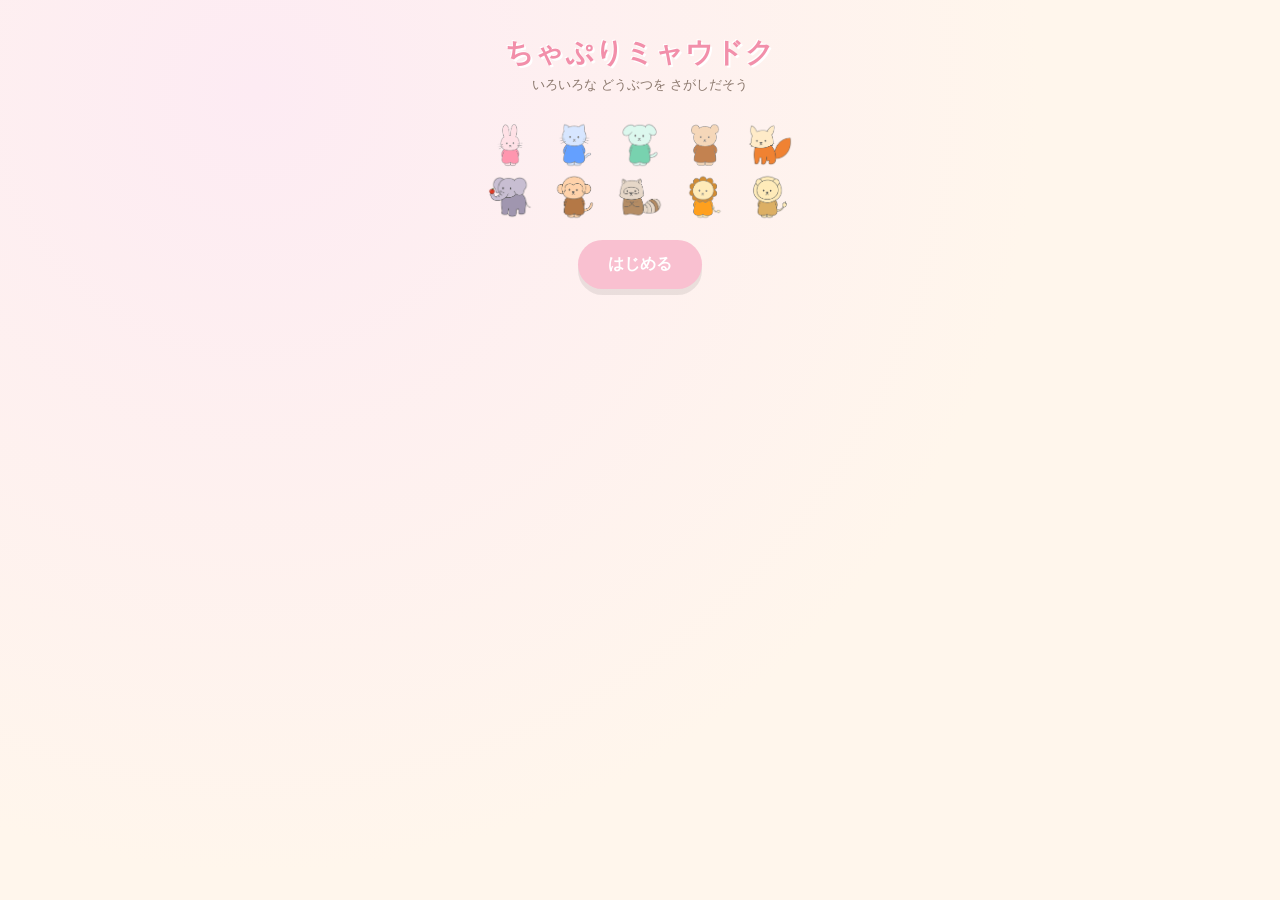
<file: cmdoku/index.html>
<!DOCTYPE html>
<html lang="ja">
<head>
<meta charset="UTF-8">
<meta name="viewport" content="width=device-width, initial-scale=1.0, maximum-scale=1.0, user-scalable=no">
<meta http-equiv="Content-Security-Policy" content="default-src 'none'; img-src 'self'; style-src 'self' 'unsafe-inline'; script-src 'self' 'unsafe-inline'; connect-src 'none'; object-src 'none'; base-uri 'none'; form-action 'none'; frame-src 'none'; media-src 'none'; worker-src 'none'; manifest-src 'none';">
<meta name="referrer" content="no-referrer">
<meta name="robots" content="noindex, nofollow">
<title>ちゃぷりミャウドク</title>
<style>
  :root{
    --pink:#F9C0D0; --pink-d:#F28FAA;
    --blue:#CFE3FB; --blue-d:#8FB8ED;
    --mint:#C9EEDD; --mint-d:#7FD3B0;
    --brown:#D9B98C; --brown-d:#B98F55;
    --orange:#F5B36B; --orange-d:#E8903B;
    --lavender:#CFC9E8; --lavender-d:#A79ED4;
    --skin:#F0C9A0; --skin-d:#D8A868;
    --tanuki:#C9A67E; --tanuki-d:#A87D53;
    --gold:#F2C14E; --gold-d:#DE9F1F;
    --cream:#F5E1B7; --cream-d:#E0BD7C;
    --bg1:#FFF6EC; --bg2:#FDEBF3;
    --ink:#5A4A42; --ink-soft:#8A776C;
    --panel:#FFFFFF;
    --shadow: 0 6px 0 rgba(0,0,0,0.08);
    /* マス目用: 色相をはっきり分けた見分けやすい配色 */
    --r0:#FF6FA5; --r1:#3D7DF0; --r2:#8FCB2E; --r3:#A97BF0; --r4:#FF9F40;
    --r5:#FFD83D; --r6:#F2645C; --r7:#1FB8CF; --r8:#B9814C; --r9:#98A2B3;
  }
  *{ box-sizing:border-box; -webkit-tap-highlight-color: transparent; -webkit-touch-callout: none; }
  html,body{
    margin:0; padding:0; height:100%;
    font-family:-apple-system,BlinkMacSystemFont,"Hiragino Maru Gothic ProN","Yu Gothic","Helvetica Neue",sans-serif;
    color:var(--ink);
    background: radial-gradient(circle at 20% 10%, var(--bg2), var(--bg1) 60%);
    overscroll-behavior:none;
    user-select:none;
  }
  #app{ min-height:100%; display:flex; flex-direction:column; align-items:center; padding:16px; }
  .screen{ width:100%; max-width:520px; display:none; flex-direction:column; align-items:center; animation: fadeIn .35s ease; }
  .screen.active{ display:flex; }
  @keyframes fadeIn{ from{ opacity:0; transform:translateY(8px);} to{opacity:1; transform:translateY(0);} }

  h1.title{
    font-size:28px; margin:18px 0 4px; color:var(--pink-d);
    text-shadow: 2px 2px 0 #fff, -1px -1px 0 #fff;
    letter-spacing:1px;
  }
  .subtitle{ font-size:13px; color:var(--ink-soft); margin-bottom:18px; }

  .zoo-row{ display:grid; grid-template-columns:repeat(5, 1fr); justify-items:center; gap:6px; margin:10px 0 20px; width:100%; max-width:320px; }
  .zoo-row img{ width:100%; max-width:46px; height:46px; object-fit:contain; animation: bounce 1.6s infinite ease-in-out; }
  .zoo-row img:nth-child(2n){ animation-delay:.15s; }
  .zoo-row img:nth-child(3n){ animation-delay:.3s; }
  .zoo-row img:nth-child(5n){ animation-delay:.45s; }
  @keyframes bounce{ 0%,100%{ transform:translateY(0);} 50%{ transform:translateY(-10px);} }

  button{ font-family:inherit; cursor:pointer; border:none; }
  .btn{
    background:var(--pink); color:#fff; font-weight:700; font-size:16px;
    padding:14px 30px; border-radius:999px; box-shadow:var(--shadow);
    transition: transform .08s ease;
  }
  .btn:active{ transform:translateY(4px); box-shadow:0 2px 0 rgba(0,0,0,0.08); }
  .btn.secondary{ background:var(--blue); }
  .btn.small{ padding:8px 18px; font-size:13px; }
  .btn:disabled{ opacity:.4; }

  .stack{ position:relative; z-index:1; display:flex; flex-direction:column; gap:12px; align-items:center; width:100%; }

  /* ステージ選択 */
  .stage-grid{
    display:grid; grid-template-columns:repeat(4,1fr); gap:10px; width:100%; max-width:460px;
    max-height:58vh; overflow-y:auto; padding:4px 4px 10px; -webkit-overflow-scrolling:touch;
  }
  .stage-cell{
    aspect-ratio:1; background:#fff; border-radius:16px; box-shadow:0 4px 0 rgba(0,0,0,.08);
    display:flex; flex-direction:column; align-items:center; justify-content:center; gap:3px;
    font-weight:800; font-size:13px; color:var(--ink);
  }
  .stage-cell .level-name{ font-size:13px; }
  .stage-cell .star{ font-size:10px; color:var(--gold-d); }
  .stage-cell.cleared{ background:linear-gradient(160deg,#FFF3D6,#FFE3B0); }
  .stage-preview{ display:flex; gap:2px; margin-top:2px; flex-wrap:wrap; justify-content:center; }
  .stage-preview img{ width:12px; height:12px; object-fit:contain; opacity:.85; }

  /* ゲーム画面 */
  .game-header{
    width:100%; max-width:480px; display:flex; align-items:center; justify-content:space-between;
    margin-bottom:10px; padding:0 4px;
  }
  .hearts{ font-size:20px; letter-spacing:2px; }
  .timer{ font-size:15px; font-weight:700; color:var(--ink-soft); background:#fff; padding:4px 12px; border-radius:999px; box-shadow:0 3px 0 rgba(0,0,0,.06); }
  .stage-label{ font-size:13px; font-weight:700; color:var(--ink-soft); }

  .board-wrap{
    width:100%; max-width:480px; aspect-ratio:1; background:#fff; border-radius:20px;
    box-shadow:0 8px 0 rgba(0,0,0,.08); padding:8px; margin-bottom:12px;
  }
  .board{
    width:100%; height:100%; display:grid; gap:2px; border-radius:12px; overflow:hidden;
    touch-action:none;
  }
  .cell{
    position:relative; display:flex; align-items:center; justify-content:center;
    overflow:hidden;
  }
  .cell::after{
    content:""; position:absolute; inset:0; border:1px solid rgba(255,255,255,.55); pointer-events:none;
  }
  .cell img.animal-icon{
    width:90%; height:90%; object-fit:contain; opacity:0; transition:opacity .15s ease;
    pointer-events:none;
  }
  .icon-pop{ position:absolute; inset:0; display:flex; align-items:center; justify-content:center; }
  .cell.filled .icon-pop{ animation: pop .32s cubic-bezier(.34,1.56,.64,1) both; }
  .cell.filled img.animal-icon{
    opacity:1;
    animation: idleBob 2.6s ease-in-out .32s infinite;
  }
  @keyframes pop{ 0%{ transform:scale(.3); } 60%{ transform:scale(1.2);} 100%{ transform:scale(1);} }
  @keyframes idleBob{
    0%,100%{ transform:translateY(0) rotate(0deg); }
    50%{ transform:translateY(-6%) rotate(-3deg); }
  }
  .cell.just-found::before{
    content:""; position:absolute; inset:0; border-radius:4px; z-index:2;
    background:radial-gradient(circle, rgba(255,255,255,.9) 0%, rgba(255,255,255,0) 70%);
    animation: foundGlow .55s ease-out;
    pointer-events:none;
  }
  @keyframes foundGlow{
    0%{ opacity:0; transform:scale(.4); }
    40%{ opacity:1; transform:scale(1.15); }
    100%{ opacity:0; transform:scale(1.4); }
  }
  .cell .mark{
    position:absolute; inset:0; display:flex; align-items:center; justify-content:center;
    opacity:0; transition:opacity .1s ease; pointer-events:none;
  }
  .cell .mark.show{ opacity:1; }
  .cell .mark svg{ width:56%; height:56%; overflow:visible; }
  .cell.mistake{ animation: shake .4s ease; }
  @keyframes shake{
    0%,100%{ transform:translateX(0);} 20%{transform:translateX(-6px);} 40%{transform:translateX(6px);}
    60%{transform:translateX(-4px);} 80%{transform:translateX(4px);}
  }
  .cell.mistake::before{ content:""; position:absolute; inset:0; background:rgba(230,80,80,.35); }
  .cell.hint-highlight{ box-shadow: inset 0 0 0 3px #fff, inset 0 0 0 6px var(--pink-d); animation: pulse 1s infinite; }
  @keyframes pulse{ 0%,100%{ filter:brightness(1);} 50%{ filter:brightness(1.15);} }

  .region-0{background:var(--r0);} .region-1{background:var(--r1);}
  .region-2{background:var(--r2);} .region-3{background:var(--r3);}
  .region-4{background:var(--r4);} .region-5{background:var(--r5);}
  .region-6{background:var(--r6);} .region-7{background:var(--r7);}
  .region-8{background:var(--r8);} .region-9{background:var(--r9);}

  .controls{ display:flex; gap:8px; flex-wrap:wrap; justify-content:center; margin-bottom:10px; }
  .ctrl-btn{
    background:#fff; padding:10px 14px; border-radius:14px; font-size:13px; font-weight:700;
    box-shadow:0 3px 0 rgba(0,0,0,.07); color:var(--ink); display:flex; align-items:center; gap:5px;
  }
  .ctrl-btn:active{ transform:translateY(2px); box-shadow:none; }

  .hint-bubble{
    position:fixed; left:50%; bottom:18px; transform:translateX(-50%);
    background:var(--ink); color:#fff; padding:10px 18px; border-radius:14px; font-size:13px;
    max-width:88%; text-align:center; opacity:0; transition:opacity .25s ease; pointer-events:none; z-index:50;
  }
  .hint-bubble.show{ opacity:.94; }

  /* 失敗オーバーレイ */
  .overlay{
    position:fixed; inset:0; background:rgba(90,74,66,.45); display:none;
    align-items:center; justify-content:center; z-index:60;
  }
  .overlay.show{ display:flex; }
  .overlay-card{
    background:#fff; border-radius:22px; padding:28px 26px; text-align:center; max-width:320px;
    box-shadow:0 10px 0 rgba(0,0,0,.1);
  }
  .overlay-card h2{ margin:0 0 8px; color:var(--pink-d); }
  .overlay-card p{ margin:0 0 18px; font-size:14px; color:var(--ink-soft); }

  /* クリア画面 */
  .clear-burst{
    position:absolute; top:8px; left:50%; width:340px; height:340px; transform:translateX(-50%);
    background: conic-gradient(from 0deg,
      rgba(255,214,140,.55) 0deg, rgba(255,214,140,0) 18deg,
      rgba(255,180,210,.55) 40deg, rgba(255,180,210,0) 58deg,
      rgba(180,220,255,.5) 80deg, rgba(180,220,255,0) 98deg,
      rgba(255,214,140,.55) 120deg, rgba(255,214,140,0) 138deg,
      rgba(255,180,210,.5) 160deg, rgba(255,180,210,0) 178deg,
      rgba(180,220,255,.55) 200deg, rgba(180,220,255,0) 218deg,
      rgba(255,214,140,.5) 240deg, rgba(255,214,140,0) 258deg,
      rgba(255,180,210,.55) 280deg, rgba(255,180,210,0) 298deg,
      rgba(180,220,255,.5) 320deg, rgba(180,220,255,0) 338deg,
      rgba(255,214,140,.55) 360deg);
    border-radius:50%;
    animation: burstSpin 9s linear infinite;
    pointer-events:none; z-index:0;
  }
  @keyframes burstSpin{ from{ transform:translateX(-50%) rotate(0deg);} to{ transform:translateX(-50%) rotate(360deg);} }

  .confetti-layer{ position:fixed; inset:0; pointer-events:none; overflow:hidden; z-index:70; }
  .confetti-piece{
    position:absolute; top:-24px; border-radius:2px; opacity:0.95;
    animation-name: confettiFall; animation-timing-function: cubic-bezier(.35,0,.65,1); animation-fill-mode: forwards;
  }
  @keyframes confettiFall{
    0%{ transform:translateY(-24px) rotate(0deg); opacity:1; }
    85%{ opacity:1; }
    100%{ transform:translateY(112vh) rotate(640deg); opacity:0.85; }
  }

  #screen-clear{ position:relative; z-index:1; padding-top:6px; }
  .clear-animals{
    position:relative; z-index:1; display:flex; justify-content:center; flex-wrap:wrap; gap:8px;
    margin:14px 0 8px;
  }
  .clear-animals img{
    width:58px; height:58px; object-fit:contain;
    animation: clearPop .6s cubic-bezier(.34,1.56,.64,1) both, wiggle 1.4s ease-in-out .6s infinite;
    filter: drop-shadow(0 4px 6px rgba(0,0,0,.12));
  }
  @keyframes clearPop{
    0%{ transform:scale(0) rotate(-30deg); opacity:0; }
    60%{ transform:scale(1.25) rotate(8deg); opacity:1; }
    100%{ transform:scale(1) rotate(0deg); opacity:1; }
  }
  @keyframes wiggle{
    0%,100%{ transform:rotate(0deg) translateY(0); }
    25%{ transform:rotate(-6deg) translateY(-3px); }
    75%{ transform:rotate(6deg) translateY(-3px); }
  }
  .praise{
    position:relative; z-index:1;
    font-size:32px; font-weight:900; color:var(--pink-d); margin:8px 0 4px; text-align:center;
    text-shadow:3px 3px 0 #fff, -1px -1px 0 #fff;
    animation: praisePop .55s cubic-bezier(.34,1.56,.64,1) both;
  }
  @keyframes praisePop{
    0%{ transform:scale(.2) rotate(-10deg); opacity:0; }
    55%{ transform:scale(1.18) rotate(4deg); opacity:1; }
    80%{ transform:scale(.94) rotate(-2deg); }
    100%{ transform:scale(1) rotate(0deg); opacity:1; }
  }
  .clear-stats{
    position:relative; z-index:1; font-size:14px; color:var(--ink-soft); margin-bottom:18px;
    animation: fadeIn .5s ease .3s both;
  }
  .clear-sparkle{
    position:absolute; z-index:1; font-size:22px; pointer-events:none;
    animation: sparklePop 1.1s ease-out both;
  }
  @keyframes sparklePop{
    0%{ transform:scale(0) rotate(0deg); opacity:0; }
    40%{ transform:scale(1.3) rotate(20deg); opacity:1; }
    100%{ transform:scale(.8) rotate(40deg); opacity:0; }
  }
</style>
</head>
<body>
<div id="app">

  <!-- タイトル画面 -->
  <section id="screen-title" class="screen active">
    <h1 class="title">ちゃぷりミャウドク</h1>
    <div class="subtitle">いろいろな どうぶつを さがしだそう</div>
    <div class="zoo-row" id="titleZoo"></div>
    <div class="stack">
      <button class="btn" id="btnStart">はじめる</button>
      <button class="btn secondary" id="btnContinue" style="display:none;">つづきから</button>
    </div>
  </section>

  <!-- ステージ選択画面 -->
  <section id="screen-select" class="screen">
    <h1 class="title" style="font-size:22px;">ステージ せんたく</h1>
    <div class="stage-grid" id="stageGrid"></div>
    <div style="height:16px;"></div>
    <button class="btn small secondary" id="btnBackToTitle">タイトルへ もどる</button>
  </section>

  <!-- ゲーム画面 -->
  <section id="screen-game" class="screen">
    <div class="game-header">
      <div class="stage-label" id="stageLabel">ステージ 1</div>
      <div class="hearts" id="heartsView">❤️❤️❤️</div>
      <div class="timer" id="timerView">00:00</div>
    </div>
    <div class="board-wrap">
      <div class="board" id="board"></div>
    </div>
    <div class="controls">
      <button class="ctrl-btn" id="btnUndo">↩ もどす</button>
      <button class="ctrl-btn" id="btnClearMarks">✖ ×を消す</button>
      <button class="ctrl-btn" id="btnHint">💡 ヒント</button>
      <button class="ctrl-btn" id="btnRestart">🔄 さいしょから</button>
    </div>
    <button class="btn small secondary" id="btnBackToSelect">ステージ選択へ</button>
  </section>

  <!-- クリア画面 -->
  <section id="screen-clear" class="screen">
    <div class="clear-burst"></div>
    <div class="clear-animals" id="clearZoo"></div>
    <div class="praise" id="praiseText">ちゃぷりすごい！</div>
    <div class="clear-stats" id="clearStats">タイム 00:00 ／ ミス 0かい</div>
    <div class="stack">
      <button class="btn" id="btnNextStage">つぎのステージへ</button>
      <button class="btn secondary" id="btnClearToSelect">ステージ選択へ</button>
    </div>
  </section>

</div>

<div class="hint-bubble" id="hintBubble"></div>
<div class="confetti-layer" id="confettiLayer"></div>

<div class="overlay" id="failOverlay">
  <div class="overlay-card">
    <h2>むむむ…</h2>
    <p>ハートがなくなっちゃった。<br>もういちど ちょうせんしてみよう！</p>
    <button class="btn" id="btnRetryFromFail">さいしょから やりなおす</button>
  </div>
</div>

<script src="stages.js"></script>
<script>
(function(){
  "use strict";

  var ANIMALS = ['usagi','neko','inu','kuma','kitsune','zou','saru','tanuki','lion','lioness'];
  var ANIMAL_SET = Object.create(null);
  ANIMALS.forEach(function(a){ ANIMAL_SET[a] = true; });
  // stages.js のデータが万一壊れていても、想定外の文字列から画像パスを組み立てないようにする防御的チェック
  function safeAnimalSrc(name){
    var safeName = (typeof name === 'string' && ANIMAL_SET[name]) ? name : 'usagi';
    return 'assets/' + safeName + '.png';
  }
  var ANIMAL_LABEL = {
    usagi:'うさぎ', neko:'ねこ', inu:'いぬ', kuma:'くま', kitsune:'きつね',
    zou:'ぞう', saru:'さる', tanuki:'たぬき', lion:'ライオン', lioness:'めすライオン'
  };
  var LEVEL_LABEL = { easy:'レベル1', normal:'レベル2', hard:'レベル3' };

  // 同じレベル内に複数ステージがある場合は「レベル3-12」のように連番を付けて区別する
  function stageDisplayLabel(stage){
    var base = LEVEL_LABEL[stage.level] || 'ステージ';
    var sameLevel = STAGES.filter(function(s){ return s.level === stage.level; });
    if(sameLevel.length <= 1) return base;
    var idx = sameLevel.findIndex(function(s){ return s.id === stage.id; });
    return base + '-' + (idx+1);
  }
  var DOUBLE_TAP_MS = 280;
  var SAVE_KEY = 'chapuri_meowdoku_save_v1';

  var STAGES = (window.CHAPURI_MEOWDOKU_STAGES || []).map(function(s){
    // レギオンIDごとに動物名を引けるようにしておく
    return s;
  });

  /* ---------------- localStorage セーブ管理（安全性チェック付き） ---------------- */
  function defaultSave(){ return { clearedStageIds:[], bestTimes:{}, lastStageId:null }; }

  function loadSave(){
    try{
      var raw = window.localStorage.getItem(SAVE_KEY);
      if(!raw) return defaultSave();
      var data = JSON.parse(raw);
      if(!data || typeof data !== 'object') return defaultSave();
      var out = defaultSave();
      if(Array.isArray(data.clearedStageIds)){
        out.clearedStageIds = data.clearedStageIds.filter(function(v){ return typeof v === 'number' && isFinite(v); });
      }
      if(data.bestTimes && typeof data.bestTimes === 'object' && !Array.isArray(data.bestTimes)){
        Object.keys(data.bestTimes).forEach(function(k){
          var v = data.bestTimes[k];
          if(typeof v === 'number' && isFinite(v) && v >= 0){ out.bestTimes[k] = v; }
        });
      }
      if(typeof data.lastStageId === 'number' && isFinite(data.lastStageId)){
        out.lastStageId = data.lastStageId;
      }
      return out;
    }catch(e){
      return defaultSave();
    }
  }

  function writeSave(data){
    try{
      var safe = {
        clearedStageIds: Array.isArray(data.clearedStageIds) ? data.clearedStageIds.filter(function(v){return typeof v==='number';}) : [],
        bestTimes: {},
        lastStageId: (typeof data.lastStageId === 'number') ? data.lastStageId : null
      };
      if(data.bestTimes && typeof data.bestTimes === 'object'){
        Object.keys(data.bestTimes).forEach(function(k){
          var v = data.bestTimes[k];
          if(typeof v === 'number' && isFinite(v) && v>=0){ safe.bestTimes[k] = v; }
        });
      }
      window.localStorage.setItem(SAVE_KEY, JSON.stringify(safe));
    }catch(e){ /* 保存に失敗しても致命的ではないので握りつぶす */ }
  }

  var save = loadSave();

  /* ---------------- サウンド (Web Audio API) ---------------- */
  var audioCtx = null;
  function ensureAudio(){
    if(!audioCtx){
      try{ audioCtx = new (window.AudioContext || window.webkitAudioContext)(); }catch(e){ audioCtx = null; }
    }
    if(audioCtx && audioCtx.state === 'suspended'){ audioCtx.resume(); }
  }
  function beep(freq, dur, type, gainVal, delay){
    if(!audioCtx) return;
    var t0 = audioCtx.currentTime + (delay||0);
    var osc = audioCtx.createOscillator();
    var gain = audioCtx.createGain();
    osc.type = type || 'sine';
    osc.frequency.setValueAtTime(freq, t0);
    gain.gain.setValueAtTime(0, t0);
    gain.gain.linearRampToValueAtTime(gainVal||0.15, t0+0.01);
    gain.gain.exponentialRampToValueAtTime(0.001, t0+dur);
    osc.connect(gain); gain.connect(audioCtx.destination);
    osc.start(t0); osc.stop(t0+dur+0.02);
  }
  function sndTap(){ beep(520,0.06,'sine',0.08); }
  function sndMark(){ beep(380,0.07,'triangle',0.10); }
  function sndFound(){
    // 動物を見つけた瞬間の「やったね」感のあるキラキラした上昇フレーズ
    [880,1108,1318,1568].forEach(function(f,i){ beep(f,0.16,'triangle',0.15, i*0.055); });
  }
  function sndMistake(){
    // まちがえたと分かりやすい、2回続けての低いブザー音
    beep(220,0.14,'square',0.16,0);
    beep(165,0.20,'square',0.16,0.13);
  }
  function sndClear(){
    [523,659,784,1046].forEach(function(f,i){ beep(f,0.22,'sine',0.14, i*0.09); });
  }
  function sndFanfare(){
    // クリア画面が表示される瞬間に鳴らす、少し長めで豪華な祝福フレーズ
    var melody = [784,880,988,1175,1319];
    melody.forEach(function(f,i){ beep(f,0.26,'triangle',0.13, i*0.085); });
    [523,659,784].forEach(function(f){ beep(f,0.6,'sine',0.08,0.42); });
  }

  /* ---------------- 画面遷移 ---------------- */
  var screens = {
    title: document.getElementById('screen-title'),
    select: document.getElementById('screen-select'),
    game: document.getElementById('screen-game'),
    clear: document.getElementById('screen-clear')
  };
  function showScreen(name){
    Object.keys(screens).forEach(function(k){ screens[k].classList.toggle('active', k===name); });
    if(name !== 'game'){
      // ゲーム画面から離れるときは、保留中のタップ判定やドラッグ状態を破棄しておく
      // （放置すると、あとで別ステージに対して誤発火する原因になるため）
      cancelPendingTap();
      dragState = null;
      // 未クリアのままゲーム画面を離れた場合、タイマーのsetIntervalが動き続けてしまうため止める
      if(G && G.timerHandle){ clearInterval(G.timerHandle); G.timerHandle = null; }
      // クリア演出待ちの間に手動で移動した場合は、あとから勝手にクリア画面へ飛ばさないようにする
      if(G){ G.celebrationPending = false; }
    }
  }

  /* タイトル画面の動物たち */
  (function initTitleZoo(){
    var zoo = document.getElementById('titleZoo');
    ANIMALS.forEach(function(a){
      var img = document.createElement('img');
      img.src = safeAnimalSrc(a); img.alt = ANIMAL_LABEL[a];
      zoo.appendChild(img);
    });
  })();

  if(save.lastStageId !== null){
    document.getElementById('btnContinue').style.display = 'inline-block';
  }

  document.getElementById('btnStart').addEventListener('click', function(){
    ensureAudio();
    renderStageGrid();
    showScreen('select');
  });
  document.getElementById('btnContinue').addEventListener('click', function(){
    ensureAudio();
    var stage = STAGES.find(function(s){ return s.id === save.lastStageId; });
    if(stage){ loadStage(stage); showScreen('game'); }
    else { renderStageGrid(); showScreen('select'); }
  });
  document.getElementById('btnBackToTitle').addEventListener('click', function(){ showScreen('title'); });
  document.getElementById('btnBackToSelect').addEventListener('click', function(){
    renderStageGrid();
    showScreen('select');
  });
  document.getElementById('btnClearToSelect').addEventListener('click', function(){
    renderStageGrid();
    showScreen('select');
  });

  /* ---------------- ステージ選択（レベル1〜3を1画面で表示） ---------------- */
  function renderStageGrid(){
    var grid = document.getElementById('stageGrid');
    grid.innerHTML = '';
    STAGES.forEach(function(stage, idx){
      var cell = document.createElement('button');
      cell.className = 'stage-cell' + (save.clearedStageIds.indexOf(stage.id) >= 0 ? ' cleared' : '');
      var num = document.createElement('div');
      num.className = 'level-name';
      num.textContent = stageDisplayLabel(stage);
      cell.appendChild(num);
      var star = document.createElement('div');
      star.className = 'star';
      star.textContent = save.clearedStageIds.indexOf(stage.id) >= 0 ? '★ クリア' : (stage.size+'x'+stage.size);
      cell.appendChild(star);
      var preview = document.createElement('div');
      preview.className = 'stage-preview';
      stage.regionAnimals.slice(0,4).forEach(function(a){
        var img = document.createElement('img');
        img.src = safeAnimalSrc(a); img.alt='';
        preview.appendChild(img);
      });
      cell.appendChild(preview);
      cell.addEventListener('click', function(){
        ensureAudio();
        loadStage(stage);
        showScreen('game');
      });
      grid.appendChild(cell);
    });
  }

  /* ---------------- ゲーム状態 ---------------- */
  var G = null; // 現在プレイ中のステージ状態

  function cloneCellState(cs){
    return cs.map(function(row){ return row.slice(); });
  }

  function loadStage(stage){
    cancelPendingTap();
    dragState = null;
    if(G && G.timerHandle){ clearInterval(G.timerHandle); G.timerHandle = null; } // 直前ステージのタイマーが残らないようにする
    G = {
      stage: stage,
      size: stage.size,
      regionMap: stage.regionMap,
      regionAnimals: stage.regionAnimals,
      cellState: Array.from({length:stage.size}, function(){ return new Array(stage.size).fill('empty'); }),
      hearts: 3,
      history: [],
      startTime: Date.now(),
      elapsedBeforePause: 0,
      timerHandle: null,
      finished: false,
      celebrationPending: false
    };
    save.lastStageId = stage.id;
    writeSave(save);

    document.getElementById('stageLabel').textContent = stageDisplayLabel(stage);
    renderHearts();
    renderBoard();
    startTimer();
    document.getElementById('failOverlay').classList.remove('show');
  }

  function renderHearts(){
    var full = '❤️'.repeat(Math.max(G.hearts,0));
    var empty = '🤍'.repeat(Math.max(3-G.hearts,0));
    document.getElementById('heartsView').textContent = full + empty;
  }

  function startTimer(){
    if(G.timerHandle) clearInterval(G.timerHandle);
    G.startTime = Date.now();
    updateTimerView();
    G.timerHandle = setInterval(updateTimerView, 500);
  }
  function stopTimer(){
    if(G.timerHandle){ clearInterval(G.timerHandle); G.timerHandle = null; }
  }
  function elapsedSeconds(){
    return Math.floor((Date.now() - G.startTime)/1000);
  }
  function formatTime(sec){
    var m = Math.floor(sec/60), s = sec%60;
    return (m<10?'0':'')+m+':'+(s<10?'0':'')+s;
  }
  function updateTimerView(){
    document.getElementById('timerView').textContent = formatTime(elapsedSeconds());
  }

  /* ---------------- 盤面描画 ---------------- */
  function renderBoard(){
    var board = document.getElementById('board');
    board.innerHTML = '';
    board.style.gridTemplateColumns = 'repeat('+G.size+', 1fr)';
    board.style.gridTemplateRows = 'repeat('+G.size+', 1fr)';

    for(var r=0; r<G.size; r++){
      for(var c=0; c<G.size; c++){
        var region = G.regionMap[r][c];
        var animal = G.regionAnimals[region];
        var cell = document.createElement('div');
        cell.className = 'cell region-'+region;
        cell.dataset.row = r; cell.dataset.col = c;

        var iconPop = document.createElement('div');
        iconPop.className = 'icon-pop';

        var img = document.createElement('img');
        img.className = 'animal-icon';
        img.src = safeAnimalSrc(animal);
        img.alt = ANIMAL_LABEL[animal];
        img.draggable = false;
        iconPop.appendChild(img);
        cell.appendChild(iconPop);

        var mark = document.createElement('div');
        mark.className = 'mark';
        mark.innerHTML = '<svg viewBox="0 0 100 100">'
          + '<path d="M22,22 L78,78 M78,22 L22,78" stroke="#ffffff" stroke-width="26" stroke-linecap="round"/>'
          + '<path d="M22,22 L78,78 M78,22 L22,78" stroke="#5A4A42" stroke-width="15" stroke-linecap="round"/>'
          + '</svg>';
        cell.appendChild(mark);

        board.appendChild(cell);
      }
    }
    refreshCellVisuals();
  }

  function getCellEl(r,c){
    return document.querySelector('.cell[data-row="'+r+'"][data-col="'+c+'"]');
  }

  function refreshCellVisuals(){
    for(var r=0; r<G.size; r++){
      for(var c=0; c<G.size; c++){
        var el = getCellEl(r,c);
        if(!el) continue;
        var state = G.cellState[r][c];
        el.classList.toggle('filled', state === 'filled');
        if(state !== 'filled'){ el.classList.remove('just-found'); }
        var markEl = el.querySelector('.mark');
        markEl.classList.toggle('show', state === 'marked');
      }
    }
  }

  /* ---------------- 履歴（元に戻す） ---------------- */
  function pushHistory(){
    G.history.push({ cellState: cloneCellState(G.cellState), hearts: G.hearts });
    if(G.history.length > 200) G.history.shift();
  }
  function undo(){
    if(G.history.length === 0) return;
    var prev = G.history.pop();
    G.cellState = prev.cellState;
    G.hearts = prev.hearts;
    renderHearts();
    refreshCellVisuals();
  }

  /* ---------------- ルール判定 ---------------- */
  function isValidPlacement(r,c){
    var region = G.regionMap[r][c];
    for(var i=0;i<G.size;i++){
      for(var j=0;j<G.size;j++){
        if(i===r && j===c) continue;
        if(G.cellState[i][j] !== 'filled') continue;
        if(i===r) return false;
        if(j===c) return false;
        if(G.regionMap[i][j] === region) return false;
        if(Math.abs(i-r)<=1 && Math.abs(j-c)<=1) return false;
      }
    }
    return true;
  }

  function countFilled(){
    var n=0;
    for(var r=0;r<G.size;r++) for(var c=0;c<G.size;c++) if(G.cellState[r][c]==='filled') n++;
    return n;
  }

  /* ---------------- 操作ハンドラ ---------------- */
  function handleSingleTap(r,c){
    var state = G.cellState[r][c];
    if(state === 'filled') return; // 確定マスはシングルタップ無反応
    pushHistory();
    G.cellState[r][c] = (state === 'marked') ? 'empty' : 'marked';
    sndMark();
    refreshCellVisuals();
  }

  function handleDoubleTap(r,c){
    var state = G.cellState[r][c];
    if(state === 'filled'){
      pushHistory();
      G.cellState[r][c] = 'empty';
      sndTap();
      refreshCellVisuals();
      return;
    }
    if(isValidPlacement(r,c)){
      pushHistory();
      G.cellState[r][c] = 'filled';
      sndFound();
      refreshCellVisuals();
      var foundEl = getCellEl(r,c);
      if(foundEl){
        foundEl.classList.add('just-found');
        setTimeout(function(){ foundEl.classList.remove('just-found'); }, 600);
      }
      checkClear();
    } else {
      // ミス
      pushHistory();
      G.hearts = Math.max(0, G.hearts-1);
      renderHearts();
      sndMistake();
      var el = getCellEl(r,c);
      el.classList.add('mistake');
      setTimeout(function(){ el.classList.remove('mistake'); }, 420);
      if(G.hearts <= 0){
        G.finished = true;
        stopTimer();
        setTimeout(function(){ document.getElementById('failOverlay').classList.add('show'); }, 420);
      }
    }
  }

  function checkClear(){
    if(countFilled() === G.size){
      G.finished = true;
      stopTimer();
      var elapsed = elapsedSeconds();
      var mistakesMade = (3 - G.hearts);
      if(save.clearedStageIds.indexOf(G.stage.id) < 0){ save.clearedStageIds.push(G.stage.id); }
      var prevBest = save.bestTimes[G.stage.id];
      if(typeof prevBest !== 'number' || elapsed < prevBest){ save.bestTimes[G.stage.id] = elapsed; }
      writeSave(save);
      sndClear();
      // 完成した盤面をひと呼吸見せてから、お祝い画面へ切り替える
      var finishedStageRef = G;
      finishedStageRef.celebrationPending = true;
      setTimeout(function(){
        // その間にリスタート／別ステージへ移動、または手動でステージ選択等へ戻っていたら何もしない
        if(G !== finishedStageRef || !finishedStageRef.celebrationPending) return;
        showClearScreen(elapsed, mistakesMade);
      }, 1100);
    }
  }

  /* ---------------- ボードのタッチ/マウス処理 ---------------- */
  var pendingTap = null;   // {r,c,time,timer}
  var dragState = null;    // {active, pointerId, startX, startY, touched, historyPushed, _downCell}

  function cancelPendingTap(){
    if(pendingTap){ clearTimeout(pendingTap.timer); pendingTap = null; }
  }

  function attachBoardEvents(){
    var board = document.getElementById('board');
    board.addEventListener('pointerdown', onPointerDown);
    board.addEventListener('pointermove', onPointerMove);
    window.addEventListener('pointerup', onPointerUp);
    window.addEventListener('pointercancel', onPointerCancel);
    // iPhoneでは、コントロールセンターのスワイプや通知バナー、アプリ切り替えなどで
    // タッチの途中にpointerup/pointercancelが届かないことがある。
    // そのまま放置すると「操作中」の状態が残り続け、以後ずっとタップに反応しなくなってしまうため、
    // ページが非表示・非アクティブになったタイミングで強制的に状態をリセットする。
    window.addEventListener('blur', resetTouchState);
    document.addEventListener('visibilitychange', function(){
      if(document.hidden) resetTouchState();
    });
  }
  attachBoardEvents(); // 盤面要素自体はステージ切替時も再利用されるため、登録は一度だけ行う

  function resetTouchState(){
    dragState = null;
    cancelPendingTap();
  }

  function cellFromEvent(ev){
    var el = document.elementFromPoint(ev.clientX, ev.clientY);
    if(!el) return null;
    var cellEl = el.closest('.cell');
    if(!cellEl) return null;
    return { r: parseInt(cellEl.dataset.row,10), c: parseInt(cellEl.dataset.col,10) };
  }

  function onPointerDown(ev){
    if(!G || G.finished) return;
    if(dragState){
      // 前回の操作が0.8秒以上前から残っている場合、pointerup/cancelを取りこぼした
      // 「操作中のまま固まった」状態とみなして自動的に復旧する
      if(Date.now() - dragState.createdAt > 800){
        dragState = null;
      } else {
        return; // 別の指(ポインタ)で操作中は無視する（マルチタッチ対策）
      }
    }
    if(ev.button !== undefined && ev.button > 0) return; // 右クリック等は無視
    var cell = cellFromEvent(ev);
    if(!cell) return;
    dragState = { pointerId: ev.pointerId, startX: ev.clientX, startY: ev.clientY, active:false, touched:{}, historyPushed:false, createdAt: Date.now() };
    dragState._downCell = cell;
  }

  function onPointerMove(ev){
    if(!dragState || !G || G.finished) return;
    if(ev.pointerId !== dragState.pointerId) return; // 別の指の動きは無視
    var dx = ev.clientX - dragState.startX;
    var dy = ev.clientY - dragState.startY;
    if(!dragState.active && Math.sqrt(dx*dx+dy*dy) > 8){
      dragState.active = true;
    }
    if(dragState.active){
      var cell = cellFromEvent(ev);
      if(!cell) return;
      var key = cell.r+'_'+cell.c;
      if(dragState.touched[key]) return;
      dragState.touched[key] = true;
      if(G.cellState[cell.r][cell.c] === 'empty'){
        if(!dragState.historyPushed){ pushHistory(); dragState.historyPushed = true; }
        G.cellState[cell.r][cell.c] = 'marked';
        refreshCellVisuals();
        sndMark();
      }
    }
  }

  function onPointerCancel(ev){
    if(dragState && ev.pointerId === dragState.pointerId){ dragState = null; }
  }

  function onPointerUp(ev){
    if(!dragState || ev.pointerId !== dragState.pointerId){ return; }
    var wasDrag = dragState.active;
    var downCell = dragState._downCell;
    dragState = null;
    if(!G || G.finished) return;
    if(wasDrag) return; // スワイプ操作は既に反映済み

    var cell = downCell;
    if(!cell) return;
    var now = Date.now();
    if(pendingTap && pendingTap.r === cell.r && pendingTap.c === cell.c && (now - pendingTap.time) < DOUBLE_TAP_MS){
      // 同じマスへの2回目のタップ = ダブルタップ確定
      clearTimeout(pendingTap.timer);
      pendingTap = null;
      handleDoubleTap(cell.r, cell.c);
    } else {
      // 別マスへのタップ、またはタイムアウト後のタップ。
      // 前回分の判定待ちが残っていた場合は、消してしまわずにシングルタップとして確定させる
      // （これをしないと、素早く別マスを連続タップした際に最初のタップの×印操作が消えてしまう）
      if(pendingTap){
        clearTimeout(pendingTap.timer);
        var flushed = pendingTap;
        pendingTap = null;
        handleSingleTap(flushed.r, flushed.c);
      }
      var r = cell.r, c = cell.c;
      pendingTap = {
        r:r, c:c, time: now,
        timer: setTimeout(function(){
          handleSingleTap(r,c);
          pendingTap = null;
        }, DOUBLE_TAP_MS)
      };
    }
  }

  /* ---------------- ボタン操作 ---------------- */
  document.getElementById('btnUndo').addEventListener('click', function(){ if(G && !G.finished) undo(); });
  document.getElementById('btnClearMarks').addEventListener('click', function(){
    if(!G || G.finished) return;
    pushHistory();
    for(var r=0;r<G.size;r++) for(var c=0;c<G.size;c++) if(G.cellState[r][c]==='marked') G.cellState[r][c]='empty';
    refreshCellVisuals();
  });
  document.getElementById('btnRestart').addEventListener('click', function(){
    if(!G) return;
    loadStage(G.stage);
  });
  document.getElementById('btnRetryFromFail').addEventListener('click', function(){
    document.getElementById('failOverlay').classList.remove('show');
    loadStage(G.stage);
  });

  /* ---------------- ヒント機能 ---------------- */
  document.getElementById('btnHint').addEventListener('click', function(){
    if(!G || G.finished) return;
    var hint = computeHint();
    if(!hint) return;
    var el = getCellEl(hint.r, hint.c);
    el.classList.add('hint-highlight');
    setTimeout(function(){ el.classList.remove('hint-highlight'); }, 2200);
    showHintBubble(hint.reason);
  });

  function showHintBubble(text){
    var bubble = document.getElementById('hintBubble');
    bubble.textContent = text;
    bubble.classList.add('show');
    clearTimeout(showHintBubble._t);
    showHintBubble._t = setTimeout(function(){ bubble.classList.remove('show'); }, 2400);
  }

  function computeCandidates(){
    var size = G.size;
    var candidate = Array.from({length:size}, function(){ return new Array(size).fill(true); });
    for(var r=0;r<size;r++){
      for(var c=0;c<size;c++){
        if(G.cellState[r][c] !== 'empty'){ candidate[r][c] = false; continue; }
        if(!isValidPlacement(r,c)) candidate[r][c] = false;
      }
    }
    return candidate;
  }

  function computeHint(){
    var size = G.size;
    var candidate = computeCandidates();

    // 行チェック：まだ確定していない行で、候補が1マスしかない
    for(var r=0;r<size;r++){
      var rowHasFilled = G.cellState[r].indexOf('filled') >= 0;
      if(rowHasFilled) continue;
      var cands = [];
      for(var c=0;c<size;c++) if(candidate[r][c]) cands.push(c);
      if(cands.length === 1){
        return { r:r, c:cands[0], reason: (r+1)+'行目は、この場所にしか置けません！' };
      }
    }
    // 列チェック
    for(var c=0;c<size;c++){
      var colHasFilled = false;
      for(var r2=0;r2<size;r2++) if(G.cellState[r2][c]==='filled') colHasFilled = true;
      if(colHasFilled) continue;
      var candsC = [];
      for(var r3=0;r3<size;r3++) if(candidate[r3][c]) candsC.push(r3);
      if(candsC.length === 1){
        return { r:candsC[0], c:c, reason: (c+1)+'列目は、この場所にしか置けません！' };
      }
    }
    // エリアチェック
    for(var region=0; region<size; region++){
      var animalName = ANIMAL_LABEL[G.regionAnimals[region]];
      var regionHasFilled = false;
      var candsR = [];
      for(var r4=0;r4<size;r4++){
        for(var c4=0;c4<size;c4++){
          if(G.regionMap[r4][c4] !== region) continue;
          if(G.cellState[r4][c4] === 'filled') regionHasFilled = true;
          if(candidate[r4][c4]) candsR.push([r4,c4]);
        }
      }
      if(regionHasFilled) continue;
      if(candsR.length === 1){
        return { r:candsR[0][0], c:candsR[0][1], reason: animalName+'のエリアは、この場所にしか置けません！' };
      }
    }
    // 論理的に確定できるマスがなければ、正解のマスをそのまま1つ教える
    for(var i=0;i<G.stage.solution.length;i++){
      var sr = G.stage.solution[i][0], sc = G.stage.solution[i][1];
      if(G.cellState[sr][sc] !== 'filled'){
        return { r:sr, c:sc, reason: 'ここに置いてみよう！' };
      }
    }
    return null;
  }

  /* ---------------- クリア画面演出 ---------------- */
  var CONFETTI_COLORS = ['#F28FAA','#8FB8ED','#7FD3B0','#E8903B','#F2C14E','#A79ED4','#F0C9A0'];

  function spawnConfetti(){
    var layer = document.getElementById('confettiLayer');
    layer.innerHTML = '';
    var count = 46;
    for(var i=0; i<count; i++){
      var piece = document.createElement('div');
      piece.className = 'confetti-piece';
      var size = 6 + Math.random()*7;
      var isCircle = Math.random() < 0.35;
      piece.style.width = size + 'px';
      piece.style.height = (isCircle ? size : size*1.6) + 'px';
      piece.style.borderRadius = isCircle ? '50%' : '2px';
      piece.style.left = (Math.random()*100) + 'vw';
      piece.style.background = CONFETTI_COLORS[Math.floor(Math.random()*CONFETTI_COLORS.length)];
      piece.style.animationDuration = (2.2 + Math.random()*1.4) + 's';
      piece.style.animationDelay = (Math.random()*0.5) + 's';
      layer.appendChild(piece);
    }
    // 一定時間後にDOMから片付ける（次のクリア時にspawnConfettiがまた作り直す）
    clearTimeout(spawnConfetti._cleanupTimer);
    spawnConfetti._cleanupTimer = setTimeout(function(){ layer.innerHTML = ''; }, 4200);
  }

  function spawnSparkles(container){
    var old = container.querySelectorAll('.clear-sparkle');
    old.forEach(function(el){ el.remove(); });
    var marks = ['✨','⭐','🎉'];
    for(var i=0; i<7; i++){
      var s = document.createElement('div');
      s.className = 'clear-sparkle';
      s.textContent = marks[Math.floor(Math.random()*marks.length)];
      s.style.left = (10 + Math.random()*80) + '%';
      s.style.top = (Math.random()*60) + '%';
      s.style.animationDelay = (Math.random()*0.5) + 's';
      container.appendChild(s);
    }
  }

  /* ---------------- クリア画面 ---------------- */
  var PRAISE_NORMAL = [
    'ちゃぷりすごい！', 'ちゃぷりさいこう！', 'ちゃぷり天才！',
    'さすがちゃぷり！', 'ちゃぷりナイス推理！', 'ちゃぷりかっこいい！', 'やったね、ちゃぷり！'
  ];
  var PRAISE_PERFECT = [
    'ちゃぷり完璧！', 'ノーミスすごい、ちゃぷり！', 'かんぺきクリア、ちゃぷり！'
  ];

  function showClearScreen(elapsed, mistakesMade){
    var zoo = document.getElementById('clearZoo');
    zoo.innerHTML = '';
    G.regionAnimals.forEach(function(a, idx){
      var img = document.createElement('img');
      img.src = safeAnimalSrc(a); img.alt = ANIMAL_LABEL[a];
      img.style.animationDelay = (idx*0.06)+'s, ' + (0.6+idx*0.06) + 's';
      zoo.appendChild(img);
    });
    var praiseList = (mistakesMade === 0) ? PRAISE_PERFECT : PRAISE_NORMAL;
    var praise = praiseList[Math.floor(Math.random()*praiseList.length)];
    var praiseEl = document.getElementById('praiseText');
    praiseEl.textContent = praise;
    document.getElementById('clearStats').textContent =
      'タイム ' + formatTime(elapsed) + ' ／ ミス ' + mistakesMade + 'かい';
    showScreen('clear');
    spawnConfetti();
    spawnSparkles(document.getElementById('screen-clear'));
    sndFanfare();
  }

  document.getElementById('btnNextStage').addEventListener('click', function(){
    var idx = STAGES.findIndex(function(s){ return s.id === G.stage.id; });
    var next = STAGES[idx+1];
    if(next){
      loadStage(next);
      showScreen('game');
    } else {
      renderStageGrid();
      showScreen('select');
    }
  });

})();
</script>
</body>
</html>
</file>
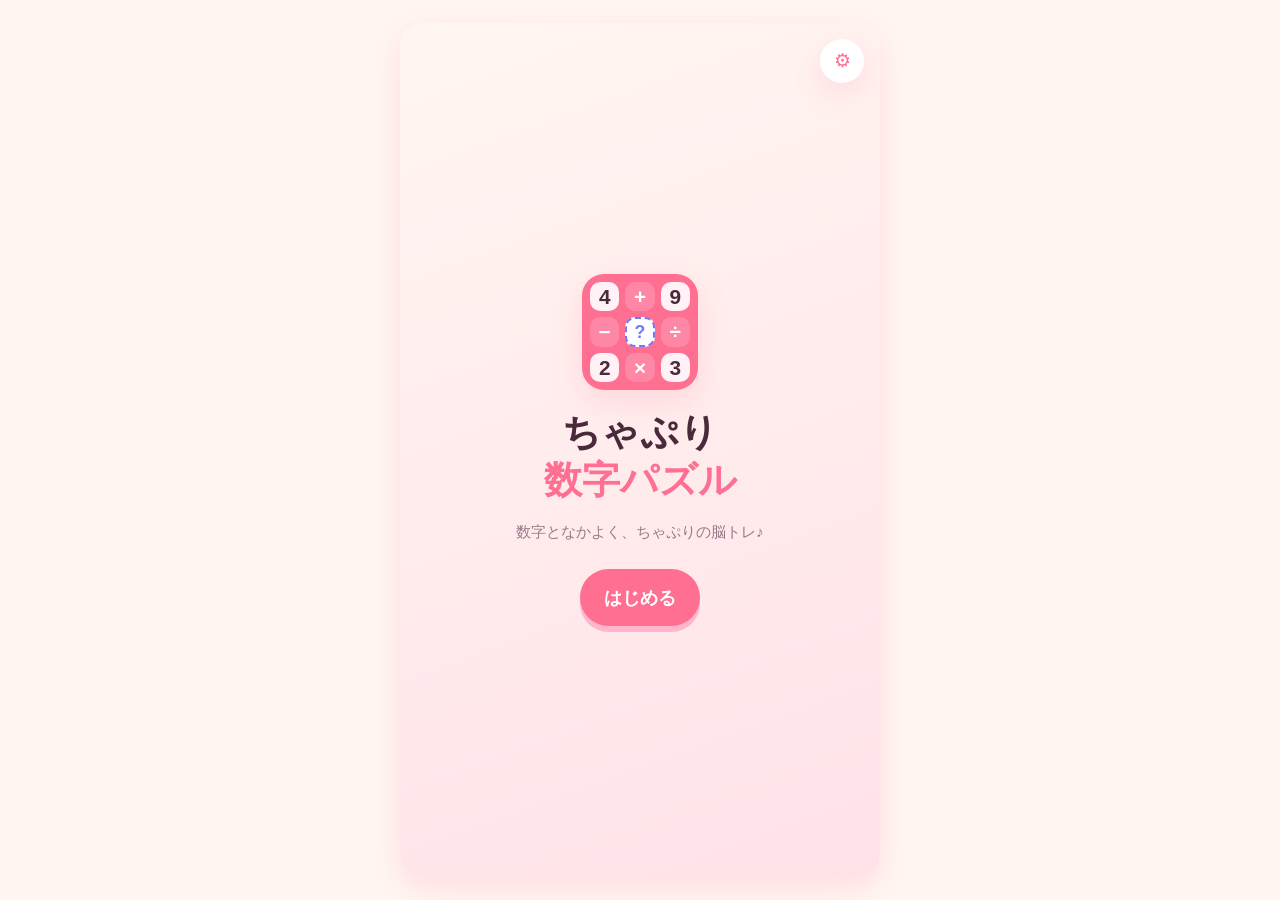
<file: cnumber/index.html>
<!DOCTYPE html>
<html lang="ja">
<head>
<meta charset="UTF-8">
<meta name="viewport" content="width=device-width, initial-scale=1.0, maximum-scale=1.0, user-scalable=no">
<meta http-equiv="Content-Security-Policy" content="default-src 'self'; script-src 'self'; style-src 'self' https://fonts.googleapis.com; font-src https://fonts.gstatic.com; img-src 'self'; connect-src 'none'; object-src 'none'; base-uri 'self'; form-action 'none'; frame-ancestors 'none';">
<meta name="referrer" content="no-referrer">
<title>ちゃぷり数字パズル</title>
<link rel="preconnect" href="https://fonts.googleapis.com">
<link rel="preconnect" href="https://fonts.gstatic.com" crossorigin>
<link href="https://fonts.googleapis.com/css2?family=M+PLUS+Rounded+1c:wght@400;700;800&family=Zen+Maru+Gothic:wght@500;700&display=swap" rel="stylesheet">
<link rel="stylesheet" href="style.css">
</head>
<body>
<div id="app">

  <!-- ===== タイトル画面 ===== -->
  <section id="screen-title" class="screen is-active">
    <div class="title-wrap">
      <div class="logo-grid" aria-hidden="true">
        <span class="lg lg-num">4</span><span class="lg lg-op">+</span><span class="lg lg-num">9</span>
        <span class="lg lg-op">−</span><span class="lg lg-q">?</span><span class="lg lg-op">÷</span>
        <span class="lg lg-num">2</span><span class="lg lg-op">×</span><span class="lg lg-num">3</span>
      </div>
      <h1 class="title-logo">ちゃぷり<br><span>数字パズル</span></h1>
      <p class="tagline">数字となかよく、ちゃぷりの脳トレ♪</p>
      <div class="title-buttons">
        <button id="btn-continue" class="btn btn-secondary is-hidden"></button>
        <button id="btn-start" class="btn btn-primary btn-lg">はじめる</button>
      </div>
    </div>
    <button class="btn-fab" id="btn-title-settings" aria-label="設定">⚙</button>
  </section>

  <!-- ===== ステージ選択画面 ===== -->
  <section id="screen-select" class="screen">
    <header class="topbar">
      <button class="btn-icon" id="btn-select-back" aria-label="タイトルへ戻る">←</button>
      <h2>ステージをえらぼう</h2>
      <button class="btn-icon" id="btn-select-settings" aria-label="設定">⚙</button>
    </header>
    <div class="select-scroll">
      <div class="stage-grid" id="stage-grid"></div>
    </div>
  </section>

  <!-- ===== ゲーム画面 ===== -->
  <section id="screen-game" class="screen">
    <header class="topbar">
      <button class="btn-icon" id="btn-game-back" aria-label="ステージ選択へ戻る">←</button>
      <h2 id="game-title">ステージ1</h2>
      <div class="topbar-actions">
        <button class="btn-icon" id="btn-game-reset" aria-label="やり直す">↺</button>
        <button class="btn-icon" id="btn-game-settings" aria-label="設定">⚙</button>
      </div>
    </header>

    <div class="status-bar">
      <div class="status-pill" id="miss-pill">ミス <strong><span id="miss-count">0</span>/3</strong></div>
      <div class="status-pill">⏱ <strong id="timer-display">00:00</strong></div>
    </div>

    <div class="grid-scroll">
      <div class="puzzle-grid" id="puzzle-grid"></div>
    </div>

    <footer class="pool-area">
      <div class="pool-controls">
        <button class="btn btn-pill" id="btn-hint">
          <span class="pill-icon">💡</span>ヒント<span id="hint-remain"></span>
        </button>
      </div>
      <div class="number-pool" id="number-pool"></div>
    </footer>
  </section>

  <!-- ===== クリアモーダル ===== -->
  <div class="modal-overlay is-hidden" id="modal-clear">
    <div class="modal-card modal-clear">
      <div class="confetti" id="confetti"></div>
      <div class="modal-emoji">🎉</div>
      <p class="praise" id="praise-text">ちゃぷりすごい！</p>
      <div class="modal-stats">
        <div class="stat-row"><span>タイム</span><strong id="clear-time">00:00</strong></div>
        <div class="stat-row"><span>ミス</span><strong id="clear-miss">0回</strong></div>
        <div class="stars" id="clear-stars"></div>
      </div>
      <div class="modal-buttons">
        <button class="btn btn-secondary" id="btn-clear-retry">もう一度</button>
        <button class="btn btn-secondary" id="btn-clear-select">ステージ選択</button>
        <button class="btn btn-primary" id="btn-clear-next">次のステージへ</button>
      </div>
    </div>
  </div>

  <!-- ===== 失敗モーダル ===== -->
  <div class="modal-overlay is-hidden" id="modal-fail">
    <div class="modal-card">
      <div class="modal-emoji">💦</div>
      <p class="praise" id="fail-text">ちゃぷり、ドンマイ！</p>
      <p class="fail-sub">ミスが3回になっちゃった。もう一度チャレンジしてみよう！</p>
      <div class="modal-buttons">
        <button class="btn btn-secondary" id="btn-fail-select">ステージ選択</button>
        <button class="btn btn-primary" id="btn-fail-retry">もう一度</button>
      </div>
    </div>
  </div>

  <!-- ===== 戻る確認モーダル ===== -->
  <div class="modal-overlay is-hidden" id="modal-confirm">
    <div class="modal-card">
      <p class="confirm-text" id="confirm-text">ステージ選択に戻りますか？
このステージの記録は保存されません。</p>
      <div class="modal-buttons">
        <button class="btn btn-secondary" id="btn-confirm-cancel">キャンセル</button>
        <button class="btn btn-primary" id="btn-confirm-ok">OK</button>
      </div>
    </div>
  </div>

  <!-- ===== 設定モーダル ===== -->
  <div class="modal-overlay is-hidden" id="modal-settings">
    <div class="modal-card">
      <h3 class="modal-heading">せってい</h3>
      <label class="setting-row">
        <span>サウンド</span>
        <input type="checkbox" id="setting-sound" checked>
      </label>
      <label class="setting-row">
        <span>テーマ</span>
        <select id="setting-theme">
          <option value="normal">ノーマル（ピンク）</option>
          <option value="dark">ダーク</option>
        </select>
      </label>
      <button class="btn btn-danger" id="btn-reset-data">進行データを初期化する</button>
      <button class="btn btn-primary" id="btn-settings-close">とじる</button>
    </div>
  </div>

</div>
<script src="stages.js"></script>
<script src="script.js"></script>
</body>
</html>
</file>
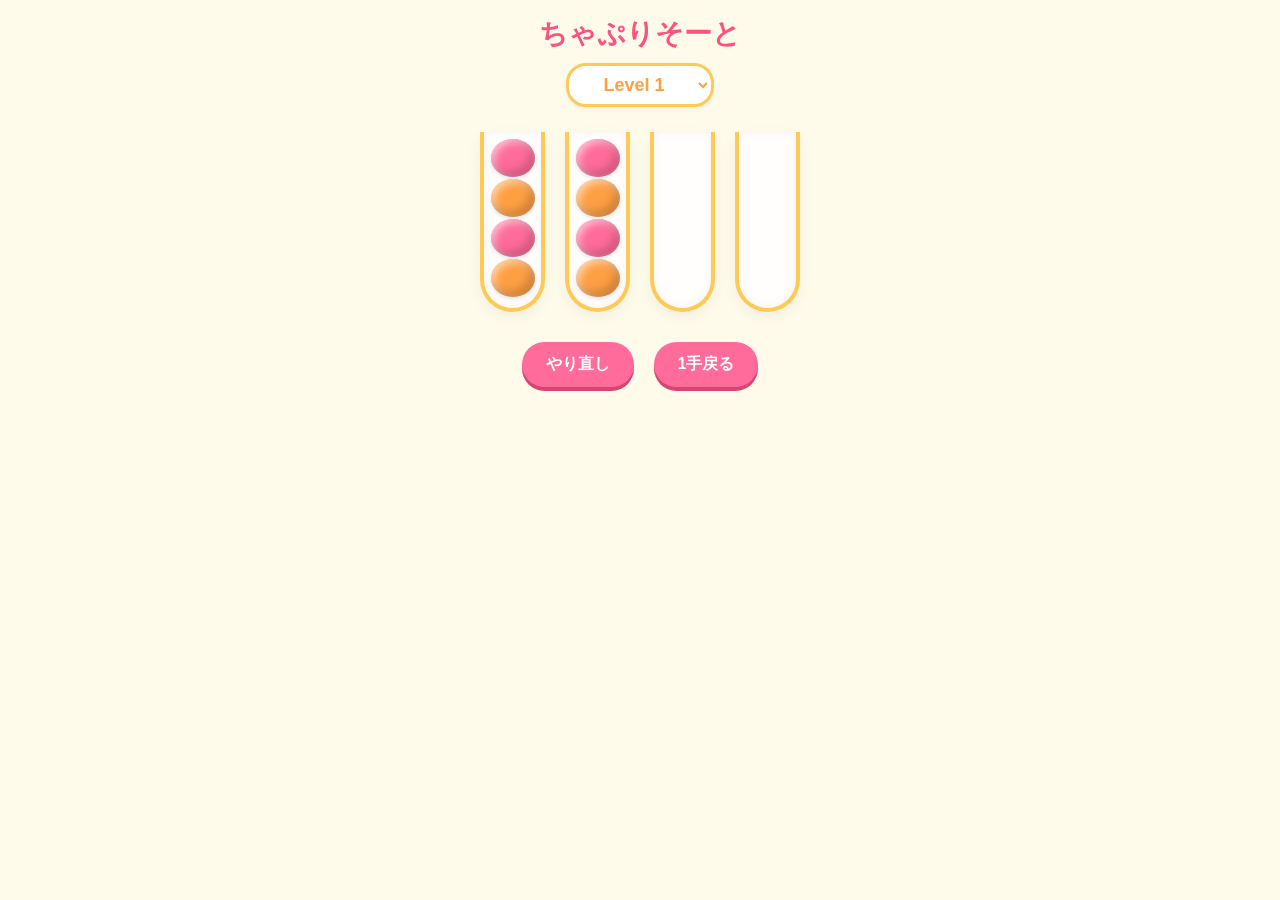
<file: csort/index.htm>
<!DOCTYPE html>
<html lang="ja">
<head>
    <meta charset="UTF-8">
    <meta name="viewport" content="width=device-width, initial-scale=1.0, maximum-scale=1.0, user-scalable=no">
    <meta http-equiv="Content-Security-Policy" content="default-src 'self'; script-src 'self' 'unsafe-inline'; style-src 'self' 'unsafe-inline';">
    <title>ちゃぷりそーと</title>
    <style>
        :root {
            --bg-color: #fffbeb;
            --main-pink: #ff6b9b;
            --accent-orange: #ff9f43;
            --accent-yellow: #feca57;
            --tube-bg: rgba(255, 255, 255, 0.85);
            --text-color: #ff527b;
        }

        * {
            box-sizing: border-box;
            user-select: none;
            -webkit-user-select: none;
        }

        body {
            font-family: 'Helvetica Neue', Arial, sans-serif;
            background-color: var(--bg-color);
            margin: 0;
            display: flex;
            flex-direction: column;
            align-items: center;
            justify-content: flex-start;
            min-height: 100vh;
            overflow-x: hidden; /* 横スクロールを防止 */
            touch-action: manipulation;
        }

        h1 {
            color: var(--text-color);
            margin: 15px 0 10px;
            font-size: 28px;
            font-weight: bold;
            text-shadow: 1px 1px 0px #fff;
        }

        #level-control {
            margin-bottom: 15px;
            display: flex;
            align-items: center;
            gap: 10px;
        }

        #level-select {
            padding: 8px 20px;
            border-radius: 20px;
            border: 3px solid var(--accent-yellow);
            font-size: 18px;
            font-weight: bold;
            color: var(--accent-orange);
            background: white;
            outline: none;
            cursor: pointer;
            box-shadow: 0 2px 5px rgba(0,0,0,0.05);
            text-align: center;
        }

        /* バグ修正：チューブが増えても綺麗に折り返すレイアウトに変更 */
        #game-container {
            display: flex;
            flex-wrap: wrap;
            justify-content: center;
            gap: 15px 20px;
            padding: 10px;
            max-width: 380px; /* スマホ画面に最適化 */
        }

        .tube {
            width: 65px; /* 高レベル帯で並べやすいよう少しスマートに調整 */
            height: 180px;
            background-color: var(--tube-bg);
            border: 4px solid var(--accent-yellow);
            border-top: none;
            border-bottom-left-radius: 35px;
            border-bottom-right-radius: 35px;
            display: flex;
            flex-direction: column-reverse;
            align-items: center;
            padding-bottom: 10px;
            cursor: pointer;
            position: relative;
            box-shadow: inset 0 0 10px rgba(0,0,0,0.05), 0 5px 15px rgba(0,0,0,0.05);
        }

        .ball {
            width: 44px;
            height: 38px;
            border-radius: 50%;
            margin: 1px 0;
            transition: transform 0.2s ease-out;
            box-shadow: inset -5px -5px 10px rgba(0,0,0,0.2), 
                        inset 3px 3px 8px rgba(255,255,255,0.6),
                        0 2px 4px rgba(0,0,0,0.1);
        }

        .ball.floating {
            transform: translateY(-30px);
            box-shadow: inset -5px -5px 10px rgba(0,0,0,0.2), 
                        inset 3px 3px 8px rgba(255,255,255,0.6),
                        0 15px 10px rgba(0,0,0,0.15);
            z-index: 10;
        }

        #ui-layer {
            margin-top: 20px;
            margin-bottom: 30px;
            display: flex;
            gap: 20px;
        }

        button {
            padding: 12px 24px;
            font-size: 16px;
            font-weight: bold;
            border: none;
            border-radius: 25px;
            background-color: var(--main-pink);
            color: white;
            box-shadow: 0 4px 0 #d94573;
            cursor: pointer;
            transition: transform 0.1s;
        }

        button:active {
            transform: translateY(2px);
            box-shadow: 0 2px 0 #d94573;
        }

        #modal {
            display: none;
            position: fixed;
            top: 0; left: 0; width: 100%; height: 100%;
            background: rgba(0,0,0,0.4);
            justify-content: center;
            align-items: center;
            z-index: 100;
            backdrop-filter: blur(3px);
            -webkit-backdrop-filter: blur(3px);
        }

        #modal-content {
            background: white;
            padding: 40px 30px;
            border-radius: 35px;
            text-align: center;
            max-width: 85%;
            box-shadow: 0 20px 30px rgba(0,0,0,0.15);
            border: 4px solid var(--accent-yellow);
        }

        #modal-content h2 {
            color: var(--text-color);
            font-size: 32px;
            margin: 0 0 25px 0;
            animation: popIn 0.5s cubic-bezier(0.175, 0.885, 0.32, 1.275);
        }

        @keyframes popIn {
            0% { transform: scale(0.5); opacity: 0; }
            100% { transform: scale(1); opacity: 1; }
        }
    </style>
</head>
<body>

    <h1>ちゃぷりそーと</h1>
    
    <div id="level-control">
        <select id="level-select" onchange="changeLevel()"></select>
    </div>

    <div id="game-container"></div>

    <div id="ui-layer">
        <button onclick="resetGame()">やり直し</button>
        <button onclick="undo()">1手戻る</button>
    </div>

    <div id="modal">
        <div id="modal-content">
            <h2 id="praise-text">ちゃぷりすごい！</h2>
            <button onclick="nextLevel()" style="background-color: var(--accent-orange); box-shadow: 0 4px 0 #d3761b;">次へすすむ</button>
        </div>
    </div>

    <script>
        "use strict";

        // レベル100まで対応できるように豊富なカラーパレットを用意
        const COLORS = [
            '#ff6b9b', '#ff9f43', '#feca57', '#1dd1a1', 
            '#54a0ff', '#a29bfe', '#fd79a8', '#00cec9', 
            '#e84393', '#fdcb6e', '#00b894', '#0984e3'
        ];
        const TUBE_CAPACITY = 4;
        let tubes = [];
        let initialTubes = []; // バグ修正：やり直し用の初期配置を記憶する変数
        let tubeElements = [];
        let selectedTubeIndex = null;
        let history = [];
        let currentLevel = 1;
        let audioCtx = null;

        const praises = [
            "ちゃぷりすごい！", "ちゃぷりさいこう！", "ちゃぷりてんさい！", 
            "さすがちゃぷり！", "ちゃぷりかんぺき！", "ちゃぷり大勝利！"
        ];

        // 1から100までのレベル選択肢を生成
        function initLevelSelect() {
            const select = document.getElementById('level-select');
            select.innerHTML = '';
            for (let i = 1; i <= 100; i++) {
                const opt = document.createElement('option');
                opt.value = i;
                opt.text = 'Level ' + i;
                select.appendChild(opt);
            }
            select.value = currentLevel;
        }

        window.changeLevel = function() {
            const select = document.getElementById('level-select');
            currentLevel = parseInt(select.value, 10);
            generatePuzzle();
        };

        function initAudio() {
            if (!audioCtx) {
                audioCtx = new (window.AudioContext || window.webkitAudioContext)();
            }
        }

        function playMoveSound() {
            if (!audioCtx) return;
            const now = audioCtx.currentTime;
            const osc = audioCtx.createOscillator();
            const gain = audioCtx.createGain();

            osc.type = 'sine';
            osc.frequency.setValueAtTime(700, now);
            osc.frequency.exponentialRampToValueAtTime(300, now + 0.1);
            
            gain.gain.setValueAtTime(0.4, now);
            gain.gain.exponentialRampToValueAtTime(0.001, now + 0.15);
            
            osc.connect(gain);
            gain.connect(audioCtx.destination);
            osc.start(now);
            osc.stop(now + 0.2);
        }

        function playWinSound() {
            if (!audioCtx) return;
            const now = audioCtx.currentTime;
            const notes = [523.25, 659.25, 783.99, 1046.50]; 
            notes.forEach((freq, index) => {
                const osc = audioCtx.createOscillator();
                const gain = audioCtx.createGain();
                osc.type = 'sine';
                osc.frequency.setValueAtTime(freq, now + index * 0.1);
                gain.gain.setValueAtTime(0.2, now + index * 0.1);
                gain.gain.exponentialRampToValueAtTime(0.001, now + index * 0.1 + 0.4);
                osc.connect(gain);
                gain.connect(audioCtx.destination);
                osc.start(now + index * 0.1);
                osc.stop(now + index * 0.1 + 0.4);
            });
        }

        function createDOM() {
            const container = document.getElementById('game-container');
            container.innerHTML = '';
            tubeElements = [];

            tubes.forEach((tube, tubeIdx) => {
                const tubeDiv = document.createElement('div');
                tubeDiv.className = 'tube';
                tubeDiv.onclick = () => {
                    initAudio();
                    handleTubeClick(tubeIdx);
                };

                const ballElements = [];
                for (let i = 0; i < TUBE_CAPACITY; i++) {
                    const ballDiv = document.createElement('div');
                    ballDiv.className = 'ball';
                    ballDiv.style.visibility = 'hidden';
                    tubeDiv.appendChild(ballDiv);
                    ballElements.push(ballDiv);
                }
                
                container.appendChild(tubeDiv);
                tubeElements.push({ tubeDiv, ballElements });
            });
        }

        function render() {
            tubes.forEach((tube, tubeIdx) => {
                const { ballElements } = tubeElements[tubeIdx];
                for (let i = 0; i < TUBE_CAPACITY; i++) {
                    const ballDiv = ballElements[i];
                    if (i < tube.length) {
                        ballDiv.style.visibility = 'visible';
                        ballDiv.style.backgroundColor = tube[i];
                        if (selectedTubeIndex === tubeIdx && i === tube.length - 1) {
                            ballDiv.classList.add('floating');
                        } else {
                            ballDiv.classList.remove('floating');
                        }
                    } else {
                        ballDiv.style.visibility = 'hidden';
                        ballDiv.classList.remove('floating');
                    }
                }
            });
        }

        // 新しいパズルを生成する関数
        function generatePuzzle() {
            tubes = [];
            selectedTubeIndex = null;
            history = [];
            
            // レベルが上がるごとに使用する色数（難易度）を増やす計算式
            const colorCount = Math.min(COLORS.length, 2 + Math.floor((currentLevel - 1) / 8));
            let pool = [];
            for(let i = 0; i < colorCount; i++) {
                for(let j = 0; j < TUBE_CAPACITY; j++) pool.push(COLORS[i]);
            }

            let isValid = false;
            while (!isValid) {
                pool.sort(() => Math.random() - 0.5);
                const tubeCount = colorCount + 2;
                tubes = Array.from({ length: tubeCount }, () => []);
                
                let tempPool = [...pool];
                for (let i = 0; i < colorCount; i++) {
                    tubes[i] = tempPool.splice(0, TUBE_CAPACITY);
                }
                
                const alreadyClean = tubes.some(tube => tube.length === TUBE_CAPACITY && tube.every(c => c === tube[0]));
                if (!alreadyClean) isValid = true;
            }

            // バグ修正：生成した初期配置をディープコピーして保存しておく
            initialTubes = JSON.parse(JSON.stringify(tubes));

            createDOM();
            render();
            document.getElementById('level-select').value = currentLevel;
        }

        function handleTubeClick(index) {
            if (selectedTubeIndex === null) {
                if (tubes[index].length > 0) {
                    selectedTubeIndex = index;
                }
            } else {
                if (selectedTubeIndex === index) {
                    selectedTubeIndex = null;
                } else {
                    tryMove(selectedTubeIndex, index);
                    selectedTubeIndex = null;
                }
            }
            render();
        }

        function tryMove(fromIdx, toIdx) {
            const fromTube = tubes[fromIdx];
            const toTube = tubes[toIdx];

            if (toTube.length >= TUBE_CAPACITY) return; 
            
            const ballToMove = fromTube[fromTube.length - 1];
            const topBallTo = toTube[toTube.length - 1];

            if (toTube.length === 0 || topBallTo === ballToMove) {
                history.push(JSON.stringify(tubes));
                
                let movedCount = 0;
                while(fromTube.length > 0 && fromTube[fromTube.length - 1] === ballToMove && toTube.length < TUBE_CAPACITY) {
                    toTube.push(fromTube.pop());
                    movedCount++;
                }
                
                if (movedCount > 0) {
                    playMoveSound();
                }
                
                checkWin();
            }
        }

        function checkWin() {
            const isWin = tubes.every(tube => {
                return tube.length === 0 || (tube.length === TUBE_CAPACITY && tube.every(c => c === tube[0]));
            });

            if (isWin) {
                setTimeout(() => {
                    playWinSound();
                    document.getElementById('praise-text').innerText = praises[Math.floor(Math.random() * praises.length)];
                    document.getElementById('modal').style.display = 'flex';
                }, 250);
            }
        }

        // バグ修正：同じパズルのまま初期状態に戻す
        window.resetGame = function() {
            tubes = JSON.parse(JSON.stringify(initialTubes));
            selectedTubeIndex = null;
            history = [];
            render();
        };

        window.undo = function() {
            if (history.length > 0) {
                tubes = JSON.parse(history.pop());
                render();
            }
        };

        window.nextLevel = function() {
            if (currentLevel < 100) {
                currentLevel++;
            } else {
                alert("全100レベルをクリアしました！ちゃぷり最高！");
                currentLevel = 1;
            }
            document.getElementById('modal').style.display = 'none';
            document.getElementById('level-select').value = currentLevel;
            generatePuzzle();
        };

        // アプリ起動時の初期化
        initLevelSelect();
        generatePuzzle();
    </script>
</body>
</html>
</file>
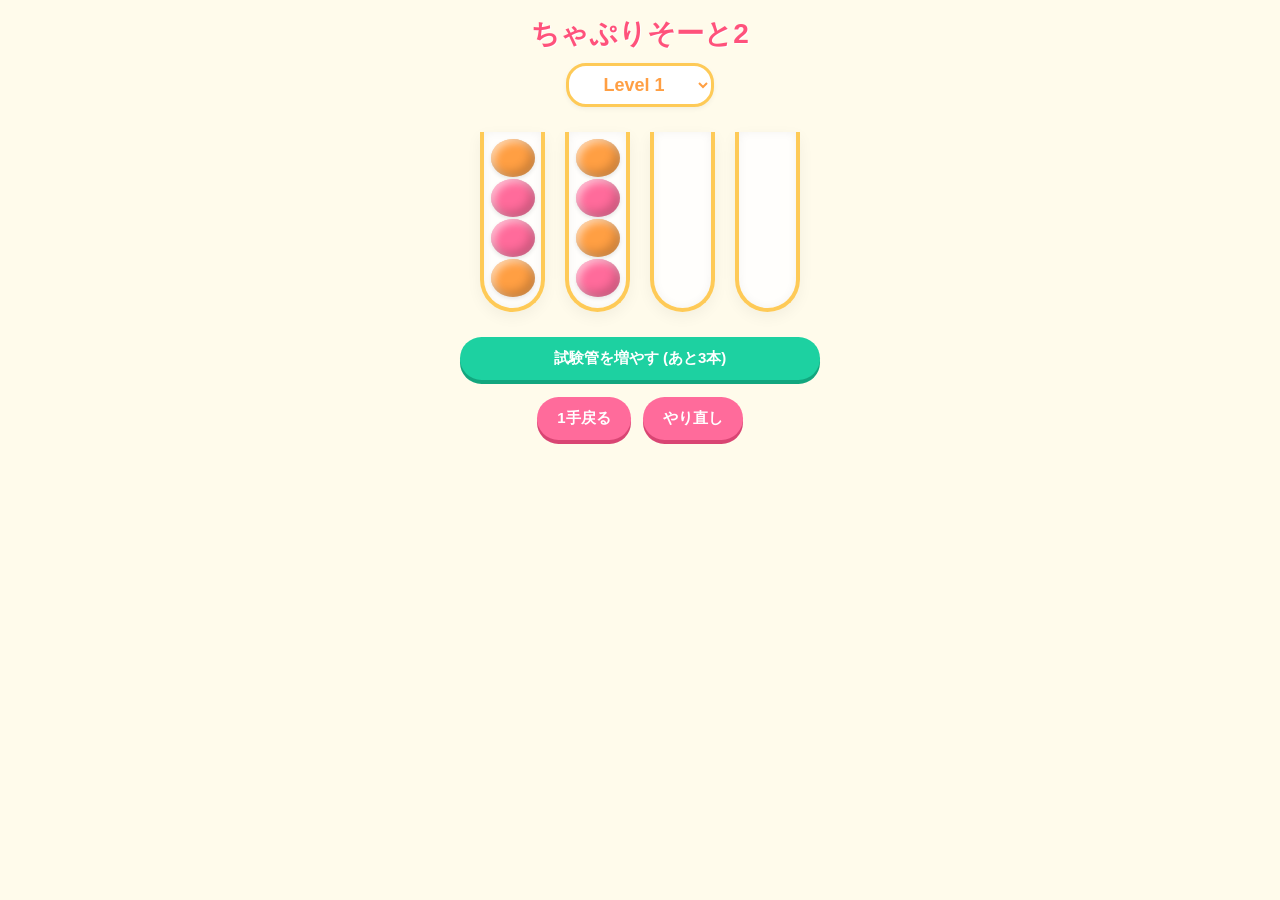
<file: csort2/index.html>
<!DOCTYPE html>
<html lang="ja">
<head>
    <meta charset="UTF-8">
    <meta name="viewport" content="width=device-width, initial-scale=1.0, maximum-scale=1.0, user-scalable=no">
    <title>ちゃぷりそーと2</title>
    <style>
        :root {
            --bg-color: #fffbeb;
            --main-pink: #ff6b9b;
            --accent-orange: #ff9f43;
            --accent-yellow: #feca57;
            --accent-green: #1dd1a1;
            --tube-bg: rgba(255, 255, 255, 0.85);
            --text-color: #ff527b;
        }

        * {
            box-sizing: border-box;
            user-select: none;
            -webkit-user-select: none;
        }

        body {
            font-family: 'Helvetica Neue', Arial, sans-serif;
            background-color: var(--bg-color);
            margin: 0;
            display: flex;
            flex-direction: column;
            align-items: center;
            justify-content: flex-start;
            min-height: 100vh;
            overflow-x: hidden;
            touch-action: manipulation;
        }

        h1 {
            color: var(--text-color);
            margin: 15px 0 10px;
            font-size: 28px;
            font-weight: bold;
            text-shadow: 1px 1px 0px #fff;
        }

        #level-control {
            margin-bottom: 15px;
            display: flex;
            align-items: center;
            gap: 10px;
        }

        #level-select {
            padding: 8px 20px;
            border-radius: 20px;
            border: 3px solid var(--accent-yellow);
            font-size: 18px;
            font-weight: bold;
            color: var(--accent-orange);
            background: white;
            outline: none;
            cursor: pointer;
            box-shadow: 0 2px 5px rgba(0,0,0,0.05);
            text-align: center;
        }

        #game-container {
            display: flex;
            flex-wrap: wrap;
            justify-content: center;
            gap: 15px 20px;
            padding: 10px;
            max-width: 380px;
        }

        .tube {
            width: 65px;
            height: 180px;
            background-color: var(--tube-bg);
            border: 4px solid var(--accent-yellow);
            border-top: none;
            border-bottom-left-radius: 35px;
            border-bottom-right-radius: 35px;
            display: flex;
            flex-direction: column-reverse;
            align-items: center;
            padding-bottom: 10px;
            cursor: pointer;
            position: relative;
            box-shadow: inset 0 0 10px rgba(0,0,0,0.05), 0 5px 15px rgba(0,0,0,0.05);
            transition: all 0.3s;
        }

        .cap {
            position: absolute;
            top: -25px;
            left: 50%;
            transform: translateX(-50%);
            width: 75px;
            height: 20px;
            background: linear-gradient(to bottom, #eccc68, #c68a41);
            border-radius: 8px;
            border: 2px solid #8c5a20;
            opacity: 0;
            pointer-events: none;
            transition: all 0.4s cubic-bezier(0.68, -0.55, 0.265, 1.55);
            z-index: 20;
            box-shadow: 0 4px 5px rgba(0,0,0,0.2), inset 0 2px 2px rgba(255,255,255,0.4);
        }

        .tube.completed {
            box-shadow: inset 0 0 15px rgba(255, 255, 255, 0.9), 0 0 15px rgba(254, 202, 87, 0.5);
            cursor: default;
        }

        .tube.completed .cap {
            opacity: 1;
            top: -10px; 
        }

        .ball {
            width: 44px;
            height: 38px;
            border-radius: 50%;
            margin: 1px 0;
            transition: transform 0.2s ease-out;
            box-shadow: inset -5px -5px 10px rgba(0,0,0,0.2), 
                        inset 3px 3px 8px rgba(255,255,255,0.6),
                        0 2px 4px rgba(0,0,0,0.1);
        }

        .ball.floating {
            transform: translateY(-30px);
            box-shadow: inset -5px -5px 10px rgba(0,0,0,0.2), 
                        inset 3px 3px 8px rgba(255,255,255,0.6),
                        0 15px 10px rgba(0,0,0,0.15);
            z-index: 10;
        }

        #ui-layer {
            margin-top: 15px;
            margin-bottom: 30px;
            display: flex;
            flex-wrap: wrap;
            justify-content: center;
            gap: 12px;
            max-width: 380px;
            padding: 0 10px;
        }

        button {
            padding: 12px 20px;
            font-size: 15px;
            font-weight: bold;
            border: none;
            border-radius: 25px;
            background-color: var(--main-pink);
            color: white;
            box-shadow: 0 4px 0 #d94573;
            cursor: pointer;
            transition: transform 0.1s, opacity 0.2s;
        }

        button:active:not(:disabled) {
            transform: translateY(2px);
            box-shadow: 0 2px 0 #d94573;
        }

        #add-tube-btn {
            background-color: var(--accent-green);
            box-shadow: 0 4px 0 #12a67e;
            width: 100%;
            margin-bottom: 5px;
        }

        #add-tube-btn:active:not(:disabled) {
            box-shadow: 0 2px 0 #12a67e;
        }

        #add-tube-btn:disabled {
            cursor: not-allowed;
            transform: none;
            opacity: 0.5;
        }

        #modal {
            display: none;
            position: fixed;
            top: 0; left: 0; width: 100%; height: 100%;
            background: rgba(0,0,0,0.4);
            justify-content: center;
            align-items: center;
            z-index: 100;
            backdrop-filter: blur(3px);
            -webkit-backdrop-filter: blur(3px);
        }

        #modal-content {
            background: white;
            padding: 40px 30px;
            border-radius: 35px;
            text-align: center;
            max-width: 85%;
            box-shadow: 0 20px 30px rgba(0,0,0,0.15);
            border: 4px solid var(--accent-yellow);
        }

        #modal-content h2 {
            color: var(--text-color);
            font-size: 32px;
            margin: 0 0 25px 0;
            animation: popIn 0.5s cubic-bezier(0.175, 0.885, 0.32, 1.275);
        }

        @keyframes popIn {
            0% { transform: scale(0.5); opacity: 0; }
            100% { transform: scale(1); opacity: 1; }
        }
    </style>
</head>
<body>

    <h1>ちゃぷりそーと2</h1>
    
    <div id="level-control">
        <select id="level-select"></select>
    </div>

    <div id="game-container"></div>

    <div id="ui-layer">
        <button id="add-tube-btn" onclick="addExtraTube()">試験管を増やす (あと3本)</button>
        <button onclick="undo()">1手戻る</button>
        <button onclick="resetGame()">やり直し</button>
    </div>

    <div id="modal">
        <div id="modal-content">
            <h2 id="praise-text">ちゃぷりすごい！</h2>
            <button onclick="nextLevel()" style="background-color: var(--accent-orange); box-shadow: 0 4px 0 #d3761b;">次へすすむ</button>
        </div>
    </div>

    <script>
        "use strict";

        const COLORS = [
            '#ff6b9b', '#ff9f43', '#feca57', '#1dd1a1', 
            '#54a0ff', '#9c88ff', '#ff4757', '#00cec9', 
            '#2ed573', '#1e90ff', '#cd6133', '#2f3640', 
            '#833471', '#badc58', '#ffcccc', '#273c75'
        ];
        
        const TUBE_CAPACITY = 4;
        let tubes = [];
        let initialTubes = []; 
        let tubeElements = [];
        let selectedTubeIndex = null;
        let history = [];
        let currentLevel = 1;
        let extraTubesCount = 0;
        let audioCtx = null;

        const praises = [
            "ちゃぷりすごい！", "ちゃぷりさいこう！", "ちゃぷりてんさい！", 
            "さすがちゃぷり！", "ちゃぷりかんぺき！", "ちゃぷり大勝利！"
        ];

        function isTubeComplete(tube) {
            return tube.length === TUBE_CAPACITY && tube.every(c => c === tube[0]);
        }

        function initLevelSelect() {
            const select = document.getElementById('level-select');
            select.innerHTML = '';
            for (let i = 1; i <= 100; i++) {
                const opt = document.createElement('option');
                opt.value = i;
                opt.text = 'Level ' + i;
                select.appendChild(opt);
            }
            select.value = currentLevel;
        }

        // 修正：関数をグローバルから通常の関数に変更
        function changeLevel() {
            const select = document.getElementById('level-select');
            currentLevel = parseInt(select.value, 10);
            generatePuzzle();
        }

        function initAudio() {
            if (!audioCtx) {
                audioCtx = new (window.AudioContext || window.webkitAudioContext)();
            }
        }

        function playMoveSound() {
            if (!audioCtx) return;
            const now = audioCtx.currentTime;
            const osc = audioCtx.createOscillator();
            const gain = audioCtx.createGain();

            osc.type = 'sine';
            osc.frequency.setValueAtTime(700, now);
            osc.frequency.exponentialRampToValueAtTime(300, now + 0.1);
            
            gain.gain.setValueAtTime(0.4, now);
            gain.gain.exponentialRampToValueAtTime(0.001, now + 0.15);
            
            osc.connect(gain);
            gain.connect(audioCtx.destination);
            osc.start(now);
            osc.stop(now + 0.2);
        }

        function playWinSound() {
            if (!audioCtx) return;
            const now = audioCtx.currentTime;
            const notes = [523.25, 659.25, 783.99, 1046.50]; 
            notes.forEach((freq, index) => {
                const osc = audioCtx.createOscillator();
                const gain = audioCtx.createGain();
                osc.type = 'sine';
                osc.frequency.setValueAtTime(freq, now + index * 0.1);
                gain.gain.setValueAtTime(0.2, now + index * 0.1);
                gain.gain.exponentialRampToValueAtTime(0.001, now + index * 0.1 + 0.4);
                osc.connect(gain);
                gain.connect(audioCtx.destination);
                osc.start(now + index * 0.1);
                osc.stop(now + index * 0.1 + 0.4);
            });
        }

        function updateUI() {
            const addBtn = document.getElementById('add-tube-btn');
            const remaining = 3 - extraTubesCount;
            if (remaining > 0) {
                addBtn.innerText = `試験管を増やす (あと${remaining}本)`;
                addBtn.disabled = false;
            } else {
                addBtn.innerText = `試験管を増やす (上限)`;
                addBtn.disabled = true;
            }
        }

        window.addExtraTube = function() {
            if (extraTubesCount >= 3) return;
            history.push(JSON.stringify(tubes));
            extraTubesCount++;
            tubes.push([]);
            selectedTubeIndex = null;
            createDOM();
            render();
            updateUI();
        };

        function createDOM() {
            const container = document.getElementById('game-container');
            container.innerHTML = '';
            tubeElements = [];

            tubes.forEach((tube, tubeIdx) => {
                const tubeDiv = document.createElement('div');
                tubeDiv.className = 'tube';
                tubeDiv.onclick = () => {
                    initAudio();
                    handleTubeClick(tubeIdx);
                };

                const capDiv = document.createElement('div');
                capDiv.className = 'cap';
                tubeDiv.appendChild(capDiv);

                const ballElements = [];
                for (let i = 0; i < TUBE_CAPACITY; i++) {
                    const ballDiv = document.createElement('div');
                    ballDiv.className = 'ball';
                    ballDiv.style.visibility = 'hidden';
                    tubeDiv.appendChild(ballDiv);
                    ballElements.push(ballDiv);
                }
                
                container.appendChild(tubeDiv);
                tubeElements.push({ tubeDiv, ballElements });
            });
        }

        function render() {
            tubes.forEach((tube, tubeIdx) => {
                const { tubeDiv, ballElements } = tubeElements[tubeIdx];
                
                if (isTubeComplete(tube)) {
                    tubeDiv.classList.add('completed');
                } else {
                    tubeDiv.classList.remove('completed');
                }

                for (let i = 0; i < TUBE_CAPACITY; i++) {
                    const ballDiv = ballElements[i];
                    if (i < tube.length) {
                        ballDiv.style.visibility = 'visible';
                        ballDiv.style.backgroundColor = tube[i];
                        if (selectedTubeIndex === tubeIdx && i === tube.length - 1) {
                            ballDiv.classList.add('floating');
                        } else {
                            ballDiv.classList.remove('floating');
                        }
                    } else {
                        ballDiv.style.visibility = 'hidden';
                        ballDiv.classList.remove('floating');
                    }
                }
            });
        }

        function generatePuzzle() {
            tubes = [];
            selectedTubeIndex = null;
            history = [];
            extraTubesCount = 0; 
            
            const colorCount = Math.min(COLORS.length, 2 + Math.floor((currentLevel - 1) / 8));
            let pool = [];
            for(let i = 0; i < colorCount; i++) {
                for(let j = 0; j < TUBE_CAPACITY; j++) pool.push(COLORS[i]);
            }

            let isValid = false;
            while (!isValid) {
                pool.sort(() => Math.random() - 0.5);
                const tubeCount = colorCount + 2;
                tubes = Array.from({ length: tubeCount }, () => []);
                
                let tempPool = [...pool];
                for (let i = 0; i < colorCount; i++) {
                    tubes[i] = tempPool.splice(0, TUBE_CAPACITY);
                }
                
                const alreadyClean = tubes.some(tube => isTubeComplete(tube));
                if (!alreadyClean) isValid = true;
            }

            initialTubes = JSON.parse(JSON.stringify(tubes));

            createDOM();
            render();
            updateUI();
            document.getElementById('level-select').value = currentLevel;
        }

        function handleTubeClick(index) {
            if (isTubeComplete(tubes[index])) {
                selectedTubeIndex = null; 
                render();
                return;
            }

            if (selectedTubeIndex === null) {
                if (tubes[index].length > 0) {
                    selectedTubeIndex = index;
                }
            } else {
                if (selectedTubeIndex === index) {
                    selectedTubeIndex = null;
                } else {
                    tryMove(selectedTubeIndex, index);
                    selectedTubeIndex = null;
                }
            }
            render();
        }

        function tryMove(fromIdx, toIdx) {
            const fromTube = tubes[fromIdx];
            const toTube = tubes[toIdx];

            if (toTube.length >= TUBE_CAPACITY) return; 
            
            const ballToMove = fromTube[fromTube.length - 1];
            const topBallTo = toTube[toTube.length - 1];

            if (toTube.length === 0 || topBallTo === ballToMove) {
                history.push(JSON.stringify(tubes));
                
                let movedCount = 0;
                while(fromTube.length > 0 && fromTube[fromTube.length - 1] === ballToMove && toTube.length < TUBE_CAPACITY) {
                    toTube.push(fromTube.pop());
                    movedCount++;
                }
                
                if (movedCount > 0) {
                    playMoveSound();
                }
                
                checkWin();
            }
        }

        function checkWin() {
            const isWin = tubes.every(tube => tube.length === 0 || isTubeComplete(tube));

            if (isWin) {
                setTimeout(() => {
                    playWinSound();
                    document.getElementById('praise-text').innerText = praises[Math.floor(Math.random() * praises.length)];
                    document.getElementById('modal').style.display = 'flex';
                }, 400); 
            }
        }

        window.resetGame = function() {
            tubes = JSON.parse(JSON.stringify(initialTubes));
            selectedTubeIndex = null;
            history = [];
            extraTubesCount = 0;
            createDOM();
            render();
            updateUI();
        };

        window.undo = function() {
            if (history.length > 0) {
                const prevTubes = JSON.parse(history.pop());
                
                if (prevTubes.length !== tubes.length) {
                    tubes = prevTubes;
                    extraTubesCount = tubes.length - initialTubes.length;
                    createDOM();
                } else {
                    tubes = prevTubes;
                }
                
                selectedTubeIndex = null;
                render();
                updateUI();
            }
        };

        window.nextLevel = function() {
            if (currentLevel < 100) {
                currentLevel++;
            } else {
                alert("全100レベルをクリアしました！ちゃぷり最高！");
                currentLevel = 1;
            }
            document.getElementById('modal').style.display = 'none';
            document.getElementById('level-select').value = currentLevel;
            generatePuzzle();
        };

        // 修正：画面が完全に読み込まれてから安全に初期化を走らせる
        window.addEventListener('DOMContentLoaded', () => {
            initLevelSelect();
            document.getElementById('level-select').addEventListener('change', changeLevel);
            generatePuzzle();
        });
    </script>
</body>
</html>
</file>
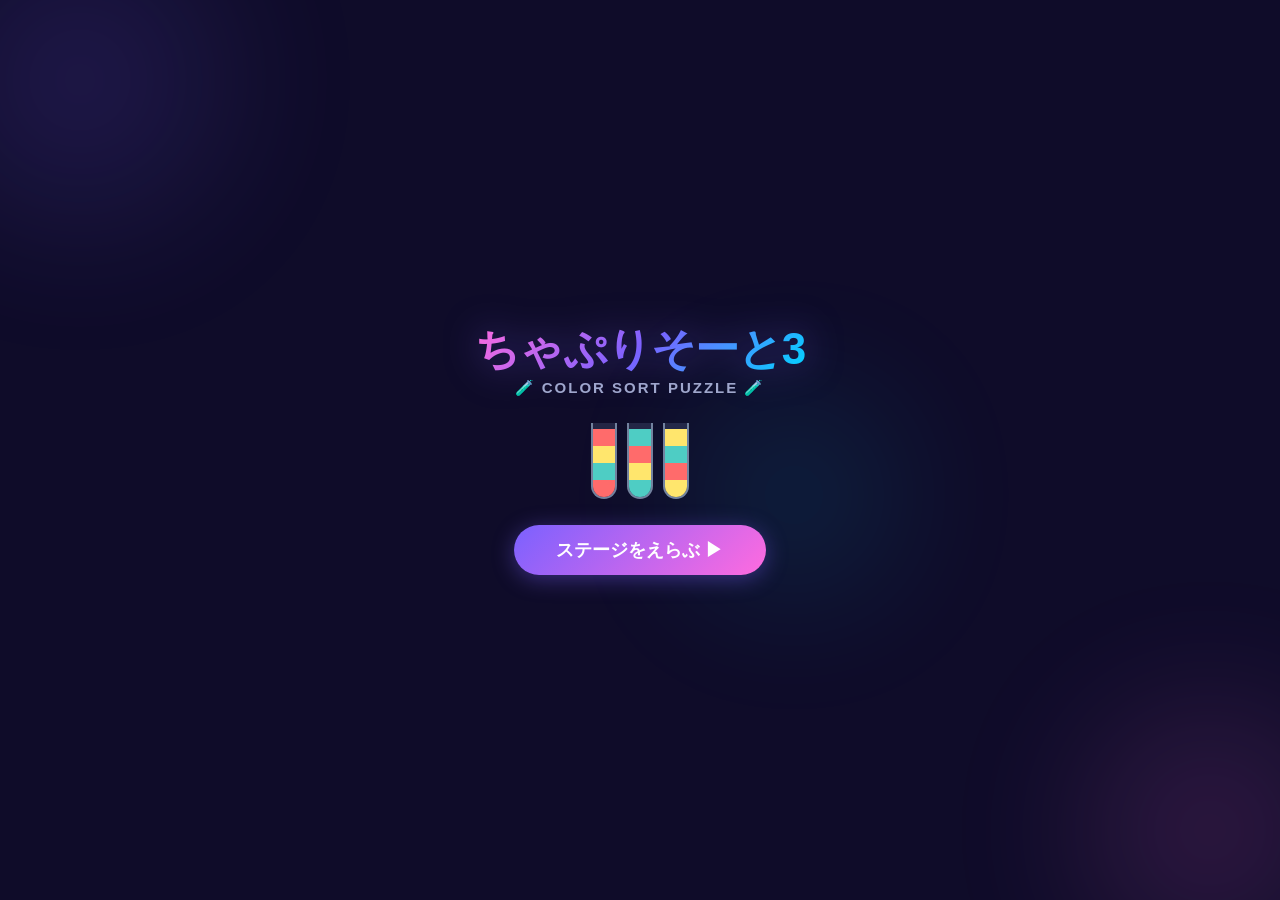
<file: csort3/index.html>
<!DOCTYPE html>
<html lang="ja">
<head>
<meta charset="UTF-8">
<meta name="viewport" content="width=device-width, initial-scale=1.0, viewport-fit=cover">
<meta http-equiv="Content-Security-Policy" content="default-src 'self'; style-src 'self' 'unsafe-inline' https://fonts.googleapis.com; font-src https://fonts.gstatic.com; script-src 'self' 'unsafe-inline'; img-src 'self' data:; connect-src 'none'; object-src 'none'; base-uri 'none'; form-action 'none';">
<meta http-equiv="X-Content-Type-Options" content="nosniff">
<meta http-equiv="X-Frame-Options" content="DENY">
<meta http-equiv="Referrer-Policy" content="no-referrer">
<title>ちゃぷりそーと3</title>
<link href="https://fonts.googleapis.com/css2?family=Nunito:wght@400;700;800;900&display=swap" rel="stylesheet" crossorigin="anonymous">
<style>
*,*::before,*::after{box-sizing:border-box;margin:0;padding:0;}
:root{
  --bg:#0f0c29;--accent:#ff6bdf;--accent2:#7b61ff;--gold:#ffd700;
  --text:#f0f4ff;--text2:#a0a8cc;
  --tube-glass:rgba(180,210,255,0.13);--tube-border:rgba(200,230,255,0.48);
  --tube-shine:rgba(255,255,255,0.28);--btn-bg:rgba(255,255,255,0.07);
  --btn-border:rgba(255,255,255,0.15);
}
html,body{width:100%;height:100%;font-family:'Nunito',sans-serif;background:var(--bg);color:var(--text);overflow:hidden;user-select:none;-webkit-user-select:none;}
.screen{position:absolute;inset:0;display:flex;flex-direction:column;align-items:center;justify-content:center;transition:opacity .25s,transform .25s;}
.screen.hidden{opacity:0;pointer-events:none;transform:scale(0.97);}
.bg-orbs{position:fixed;inset:0;pointer-events:none;z-index:0;overflow:hidden;}
.orb{position:absolute;border-radius:50%;filter:blur(80px);opacity:0.15;animation:orbFloat 8s ease-in-out infinite alternate;}
.orb1{width:280px;height:280px;background:#7b61ff;top:-60px;left:-60px;}
.orb2{width:240px;height:240px;background:#ff6bdf;bottom:-50px;right:-50px;animation-delay:3s;}
.orb3{width:180px;height:180px;background:#00d4ff;top:45%;left:55%;animation-delay:1.5s;}
@keyframes orbFloat{from{transform:translate(0,0) scale(1);}to{transform:translate(25px,18px) scale(1.08);}}

/* TITLE */
#titleScreen{z-index:10;gap:26px;}
.main-title{font-size:clamp(24px,8vw,44px);font-weight:900;background:linear-gradient(135deg,#ff6bdf,#7b61ff,#00d4ff);-webkit-background-clip:text;-webkit-text-fill-color:transparent;background-clip:text;filter:drop-shadow(0 0 18px rgba(123,97,255,.5));line-height:1.1;letter-spacing:-1px;text-align:center;}
.sub-title{font-size:clamp(11px,3vw,15px);color:var(--text2);margin-top:6px;font-weight:700;letter-spacing:2px;text-align:center;}
.title-tubes{display:flex;gap:10px;justify-content:center;}
.title-tube-preview{width:26px;height:76px;background:var(--tube-glass);border:2px solid var(--tube-border);border-radius:0 0 18px 18px;border-top:none;display:flex;flex-direction:column;justify-content:flex-end;overflow:hidden;}
.title-tube-preview .tb{height:17px;width:100%;}
.btn-primary{background:linear-gradient(135deg,#7b61ff,#ff6bdf);border:none;border-radius:50px;color:#fff;font-family:'Nunito',sans-serif;font-size:18px;font-weight:800;padding:13px 42px;cursor:pointer;box-shadow:0 4px 22px rgba(123,97,255,.4);transition:transform .1s;touch-action:manipulation;}
.btn-primary:active{transform:scale(0.95);}

/* STAGE SELECT */
#stageScreen{z-index:10;justify-content:flex-start;padding:env(safe-area-inset-top,0) 0 env(safe-area-inset-bottom,0);}
.stage-header{width:100%;padding:13px 15px 9px;display:flex;align-items:center;gap:10px;background:rgba(15,12,41,.8);backdrop-filter:blur(8px);border-bottom:1px solid var(--btn-border);}
.stage-header h2{font-size:18px;font-weight:900;background:linear-gradient(90deg,#ff6bdf,#7b61ff);-webkit-background-clip:text;-webkit-text-fill-color:transparent;background-clip:text;flex:1;text-align:center;}
.btn-icon{background:var(--btn-bg);border:1px solid var(--btn-border);border-radius:11px;color:var(--text);font-size:16px;width:37px;height:37px;display:flex;align-items:center;justify-content:center;cursor:pointer;transition:transform .1s;touch-action:manipulation;flex-shrink:0;}
.btn-icon:active{transform:scale(0.9);}
.stage-grid-wrap{width:100%;flex:1;overflow-y:auto;-webkit-overflow-scrolling:touch;padding:12px 10px 20px;}
.stage-grid{display:grid;grid-template-columns:repeat(5,1fr);gap:7px;max-width:400px;margin:0 auto;}
.stage-cell{aspect-ratio:1;border-radius:12px;background:var(--btn-bg);border:1.5px solid var(--btn-border);display:flex;flex-direction:column;align-items:center;justify-content:center;cursor:pointer;transition:transform .12s;gap:1px;touch-action:manipulation;position:relative;}
.stage-cell:active{transform:scale(0.91);}
.stage-cell.cleared{border-color:var(--accent2);background:rgba(123,97,255,.12);}
.stage-cell.perfect{border-color:var(--gold);background:rgba(255,215,0,.09);}
.stage-num{font-size:13px;font-weight:800;}
.stage-stars{font-size:9px;}
.stage-diff{position:absolute;top:3px;right:4px;font-size:6px;color:var(--text2);font-weight:700;}
.stage-gimmick{position:absolute;bottom:3px;left:50%;transform:translateX(-50%);font-size:9px;}
.diff-1{color:#6bcb77;}.diff-2{color:#74b9ff;}.diff-3{color:#fdcb6e;}.diff-4{color:#ff7675;}.diff-5{color:#e17055;}

/* GAME */
#gameScreen{z-index:10;justify-content:flex-start;padding:env(safe-area-inset-top,0) 0 env(safe-area-inset-bottom,0);}
.game-header{width:100%;padding:10px 13px 8px;display:flex;align-items:center;justify-content:space-between;background:rgba(15,12,41,.82);backdrop-filter:blur(8px);border-bottom:1px solid var(--btn-border);flex-shrink:0;}
.game-label{font-size:9px;font-weight:700;color:var(--text2);letter-spacing:1px;}
.game-val{font-size:18px;font-weight:900;color:var(--text);line-height:1;}
.game-val.accent{color:var(--accent);}
.game-area{flex:1;width:100%;display:flex;flex-direction:column;align-items:center;justify-content:center;padding:8px 5px 5px;overflow:hidden;}
.tubes-container{display:flex;flex-wrap:wrap;gap:7px;justify-content:center;align-items:flex-end;width:100%;}

/* TUBE BASE */
.tube-wrap{display:flex;flex-direction:column;align-items:center;gap:3px;cursor:pointer;touch-action:manipulation;position:relative;}
.tube-cap{height:9px;background:linear-gradient(180deg,rgba(200,230,255,.5) 0%,rgba(150,190,240,.25) 100%);border:1.5px solid var(--tube-border);border-bottom:none;border-radius:4px 4px 0 0;transform:scaleY(0);transform-origin:bottom;transition:transform .4s cubic-bezier(.34,1.56,.64,1),opacity .4s;opacity:0;z-index:2;}
.tube-cap.capped{transform:scaleY(1);opacity:1;}
.tube-body{background:var(--tube-glass);border:2px solid var(--tube-border);border-top:none;position:relative;overflow:visible;transition:border-color .2s,box-shadow .2s;}
.tube-body::before{content:'';position:absolute;top:0;bottom:0;left:18%;width:5px;border-radius:3px;background:var(--tube-shine);pointer-events:none;z-index:1;}
.tube-body.selected{border-color:#fff;box-shadow:0 0 0 2px rgba(255,255,255,.42),0 0 18px rgba(255,255,255,.16);}
.tube-body.can-recv{border-color:#6bcb77;box-shadow:0 0 0 2px rgba(107,203,119,.42),0 0 14px rgba(107,203,119,.18);}
.tube-body.no-recv{animation:shake .35s ease;}
@keyframes shake{0%,100%{transform:translateX(0)}20%{transform:translateX(-5px)}40%{transform:translateX(5px)}60%{transform:translateX(-4px)}80%{transform:translateX(4px)}}
.tube-inner{position:absolute;inset:0;overflow:hidden;border-radius:inherit;}
.tube-balls{position:absolute;bottom:0;left:0;right:0;display:flex;flex-direction:column-reverse;}
.ball{width:100%;display:flex;align-items:center;justify-content:center;flex-shrink:0;position:relative;}
.ball-inner{border-radius:50%;position:relative;box-shadow:inset -3px -3px 8px rgba(0,0,0,.28),inset 2px 2px 6px rgba(255,255,255,.36);}
.ball-inner::after{content:'';position:absolute;top:18%;left:20%;width:30%;height:20%;background:rgba(255,255,255,.5);border-radius:50%;filter:blur(2px);}

/* ===== GIMMICK: CURTAIN ===== */
.tube-curtain{position:absolute;inset:0;z-index:10;background:linear-gradient(160deg,#6c3483 0%,#4a235a 40%,#7d3c98 100%);border-radius:inherit;display:flex;flex-direction:column;align-items:center;justify-content:center;gap:4px;overflow:hidden;}
.tube-curtain::before{content:'';position:absolute;inset:0;background:repeating-linear-gradient(180deg,rgba(255,255,255,0.04) 0px,rgba(255,255,255,0.04) 3px,transparent 3px,transparent 10px);}
.tube-curtain::after{content:'';position:absolute;top:0;left:10%;width:80%;height:100%;background:linear-gradient(90deg,transparent 0%,rgba(255,255,255,0.07) 50%,transparent 100%);}
.curtain-icon{font-size:22px;z-index:1;filter:drop-shadow(0 2px 4px rgba(0,0,0,.4));}
.curtain-label{font-size:9px;font-weight:800;color:rgba(255,255,255,.7);letter-spacing:1px;z-index:1;}
.tube-curtain.dropping{animation:curtainDrop .6s cubic-bezier(.4,0,.2,1) forwards;}
@keyframes curtainDrop{0%{transform:translateY(0);opacity:1;}60%{transform:translateY(110%);opacity:1;}100%{transform:translateY(110%);opacity:0;pointer-events:none;}}

/* ===== GIMMICK: LOCK ===== */
.tube-lock-overlay{position:absolute;top:0;left:0;right:0;z-index:10;display:flex;flex-direction:column;align-items:center;pointer-events:none;}
.lock-bar{width:100%;height:28px;background:linear-gradient(180deg,rgba(180,120,20,.85),rgba(140,90,10,.85));border:1.5px solid rgba(255,215,0,.4);display:flex;align-items:center;justify-content:center;gap:4px;position:relative;}
.lock-bar::after{content:'';position:absolute;left:10%;right:10%;bottom:0;height:1px;background:rgba(255,215,0,.25);}
.lock-icon{font-size:14px;filter:drop-shadow(0 1px 3px rgba(0,0,0,.5));}
.lock-color-dot{width:12px;height:12px;border-radius:50%;border:1.5px solid rgba(255,255,255,.5);flex-shrink:0;box-shadow:0 0 4px currentColor;}
.lock-bar.unlocking{animation:lockPop .5s cubic-bezier(.34,1.56,.64,1) forwards;}
@keyframes lockPop{0%{transform:translateY(0) scale(1);opacity:1;}30%{transform:translateY(-8px) scale(1.1);opacity:1;}100%{transform:translateY(-40px) scale(0.5);opacity:0;}}

/* ===== GIMMICK: MAGNET ===== */
/* 試験管の底に磁石バーを表示。反発色のボールは入れられない */
.tube-magnet-bar{
  position:absolute;bottom:0;left:0;right:0;z-index:8;
  height:20px;
  background:linear-gradient(180deg,rgba(200,30,30,0.0) 0%,rgba(200,30,30,0.85) 40%,rgba(160,10,10,0.95) 100%);
  display:flex;align-items:center;justify-content:center;gap:4px;
  border-top:1.5px solid rgba(255,100,100,.5);
  pointer-events:none;
}
/* 磁石のU字形をCSSで表現 */
.magnet-icon{
  font-size:12px;
  filter:drop-shadow(0 0 4px rgba(255,80,80,0.8));
  z-index:1;
}
.magnet-repel-dot{
  width:10px;height:10px;border-radius:50%;
  border:1.5px solid rgba(255,255,255,.6);
  flex-shrink:0;
  box-shadow:0 0 5px currentColor, 0 0 10px currentColor;
  z-index:1;
}
/* 反発エフェクト：弾かれるボールのアニメーション */
@keyframes repelBounce{
  0%{transform:translateY(0) scale(1);}
  30%{transform:translateY(-14px) scale(1.1);}
  55%{transform:translateY(-6px) scale(0.95);}
  75%{transform:translateY(-10px) scale(1.05);}
  100%{transform:translateY(0) scale(1);}
}
.repel-flash{animation:repelBounce .45s cubic-bezier(.36,.07,.19,.97);}
/* 反発エフェクト：磁石の光る演出 */
@keyframes magnetPulse{
  0%,100%{box-shadow:0 0 6px 2px rgba(255,60,60,.4);}
  50%{box-shadow:0 0 18px 6px rgba(255,60,60,.85);}
}
.tube-body.magnet-active .tube-magnet-bar{animation:magnetPulse .4s ease;}

/* FOOTER */
.game-footer{width:100%;padding:8px 9px;display:flex;align-items:center;justify-content:center;gap:7px;background:rgba(15,12,41,.82);backdrop-filter:blur(8px);border-top:1px solid var(--btn-border);flex-shrink:0;flex-wrap:wrap;}
.btn-game{background:var(--btn-bg);border:1.5px solid var(--btn-border);border-radius:17px;color:var(--text);font-family:'Nunito',sans-serif;font-size:11px;font-weight:800;padding:6px 12px;cursor:pointer;display:flex;align-items:center;gap:3px;transition:transform .1s;touch-action:manipulation;white-space:nowrap;}
.btn-game:active{transform:scale(0.92);}
.btn-game:disabled{opacity:0.38;cursor:default;}
.btn-add{border-color:rgba(107,203,119,.4);background:rgba(107,203,119,.07);}
.hint-badge{font-size:8px;color:var(--text2);background:rgba(255,215,0,.14);border-radius:6px;padding:1px 3px;}

/* LEGEND BAR */
.legend-bar{width:100%;padding:4px 10px;display:flex;align-items:center;gap:10px;flex-wrap:wrap;justify-content:center;background:rgba(15,12,41,.5);border-top:1px solid rgba(255,255,255,.05);flex-shrink:0;}
.legend-item{display:flex;align-items:center;gap:3px;font-size:9px;color:var(--text2);font-weight:700;}

/* CLEAR */
#clearScreen{z-index:20;}
.clear-box{text-align:center;padding:26px 20px;background:rgba(15,12,41,.9);backdrop-filter:blur(14px);border-radius:24px;border:1.5px solid var(--btn-border);max-width:310px;width:90%;animation:clearPop .5s cubic-bezier(.34,1.56,.64,1) both;}
@keyframes clearPop{from{opacity:0;transform:scale(0.7);}to{opacity:1;transform:scale(1);}}
.c-emoji{font-size:50px;display:block;animation:bounce .7s ease .25s both;}
@keyframes bounce{0%{transform:scale(0)}60%{transform:scale(1.18)}80%{transform:scale(.95)}100%{transform:scale(1)}}
.c-msg{font-size:clamp(19px,5.5vw,27px);font-weight:900;margin:9px 0 3px;background:linear-gradient(135deg,#ffd700,#ff6bdf);-webkit-background-clip:text;-webkit-text-fill-color:transparent;background-clip:text;line-height:1.2;}
.c-sub{font-size:14px;color:var(--text2);font-weight:700;margin-bottom:12px;}
.c-stats{display:flex;gap:16px;justify-content:center;margin-bottom:14px;}
.c-stat-num{font-size:21px;font-weight:900;color:var(--accent);}
.c-stat-lbl{font-size:9px;color:var(--text2);font-weight:700;}
.c-stars{font-size:24px;margin-bottom:14px;letter-spacing:3px;}
.c-btns{display:flex;gap:7px;flex-wrap:wrap;justify-content:center;}
.btn-cnext{background:linear-gradient(135deg,#7b61ff,#ff6bdf);border:none;border-radius:17px;color:#fff;font-family:'Nunito',sans-serif;font-size:13px;font-weight:800;padding:10px 18px;cursor:pointer;touch-action:manipulation;transition:transform .1s;}
.btn-cnext:active{transform:scale(0.93);}
.btn-csel{background:var(--btn-bg);border:1.5px solid var(--btn-border);border-radius:17px;color:var(--text);font-family:'Nunito',sans-serif;font-size:13px;font-weight:800;padding:10px 16px;cursor:pointer;touch-action:manipulation;transition:transform .1s;}
.btn-csel:active{transform:scale(0.93);}
.toast{position:fixed;bottom:88px;left:50%;transform:translateX(-50%) translateY(10px);background:rgba(26,21,96,.96);border:1.5px solid var(--btn-border);border-radius:17px;padding:8px 16px;color:var(--text);font-weight:700;font-size:12px;z-index:200;opacity:0;pointer-events:none;transition:opacity .2s,transform .2s;max-width:90vw;text-align:center;}
.toast.show{opacity:1;transform:translateX(-50%) translateY(0);}
#confettiCanvas{position:fixed;inset:0;pointer-events:none;z-index:19;}
.flying-ball{position:fixed;z-index:9999;border-radius:50%;pointer-events:none;box-shadow:inset -3px -3px 8px rgba(0,0,0,.28),inset 2px 2px 6px rgba(255,255,255,.36);}
.flying-ball::after{content:'';position:absolute;top:18%;left:20%;width:30%;height:20%;background:rgba(255,255,255,.5);border-radius:50%;filter:blur(2px);}
.fly-badge{position:absolute;right:-4px;top:-4px;background:#fff;color:#333;border-radius:50%;width:16px;height:16px;font-size:9px;font-weight:900;display:flex;align-items:center;justify-content:center;}
</style>
</head>
<body>
<div class="bg-orbs"><div class="orb orb1"></div><div class="orb orb2"></div><div class="orb orb3"></div></div>
<canvas id="confettiCanvas"></canvas>

<!-- TITLE -->
<div class="screen" id="titleScreen">
  <div><div class="main-title">ちゃぷりそーと3</div><div class="sub-title">🧪 COLOR SORT PUZZLE 🧪</div></div>
  <div class="title-tubes" id="titleTubes"></div>
  <button class="btn-primary" id="btnStart">ステージをえらぶ ▶</button>
</div>

<!-- STAGE SELECT -->
<div class="screen hidden" id="stageScreen">
  <div class="stage-header">
    <button class="btn-icon" id="btnBackToTitle">←</button>
    <h2>ちゃぷりそーと3</h2>
    <div style="width:37px"></div>
  </div>
  <div class="stage-grid-wrap">
    <div style="max-width:400px;margin:0 auto;padding:8px 0 4px;">
      <div style="display:flex;gap:10px;flex-wrap:wrap;justify-content:center;font-size:10px;color:var(--text2);font-weight:700;padding:0 4px 8px;">
        <span>🟣カーテン</span><span>🔒ロック</span><span>🧲磁石</span>
      </div>
    </div>
    <div class="stage-grid" id="stageGrid"></div>
  </div>
</div>

<!-- GAME -->
<div class="screen hidden" id="gameScreen">
  <div class="game-header">
    <div><div class="game-label">STAGE</div><div class="game-val" id="hStage">1</div></div>
    <div style="text-align:center"><div class="game-label">てかず</div><div class="game-val accent" id="hMoves">0</div></div>
    <div style="display:flex;gap:5px">
      <button class="btn-icon" id="btnReset">🔄</button>
      <button class="btn-icon" id="btnGoSelect">☰</button>
    </div>
  </div>
  <div class="game-area"><div class="tubes-container" id="tubesCont"></div></div>
  <div class="legend-bar" id="legendBar"></div>
  <div class="game-footer">
    <button class="btn-game" id="btnUndo">↩ もどす</button>
    <button class="btn-game" id="hintBtn">💡 ヒント <span class="hint-badge" id="hintBadge">3</span></button>
    <button class="btn-game btn-add" id="addBtn">🧪＋ <span id="addBadge">(0/3)</span></button>
  </div>
</div>

<!-- CLEAR -->
<div class="screen hidden" id="clearScreen">
  <div class="clear-box">
    <span class="c-emoji" id="cEmoji">🎉</span>
    <div class="c-msg" id="cMsg">ちゃぷりすごい！</div>
    <div class="c-sub" id="cSub">Stage 1 クリア！</div>
    <div class="c-stars" id="cStars">⭐⭐⭐</div>
    <div class="c-stats">
      <div class="c-stat"><div class="c-stat-num" id="cMoves">0</div><div class="c-stat-lbl">てかず</div></div>
      <div class="c-stat"><div class="c-stat-num" id="cHints">0</div><div class="c-stat-lbl">ヒント</div></div>
    </div>
    <div class="c-btns">
      <button class="btn-cnext" id="btnNext">つぎへ ▶</button>
      <button class="btn-csel" id="btnClearSelect">ステージ選択</button>
    </div>
  </div>
</div>
<div class="toast" id="toast"></div>

<!-- カスタム確認モーダル -->
<div id="modalOverlay" style="display:none;position:fixed;inset:0;background:rgba(0,0,0,.6);z-index:300;align-items:center;justify-content:center;">
  <div style="background:rgba(15,12,41,.96);border:1.5px solid rgba(255,255,255,.15);border-radius:20px;padding:24px 22px;max-width:280px;width:88%;text-align:center;font-family:'Nunito',sans-serif;">
    <div id="modalMsg" style="font-size:15px;font-weight:700;color:#f0f4ff;margin-bottom:18px;line-height:1.5;"></div>
    <div style="display:flex;gap:10px;justify-content:center;">
      <button id="modalOk" style="background:linear-gradient(135deg,#7b61ff,#ff6bdf);border:none;border-radius:14px;color:#fff;font-family:'Nunito',sans-serif;font-size:14px;font-weight:800;padding:9px 22px;cursor:pointer;">はい</button>
      <button id="modalCancel" style="background:rgba(255,255,255,.07);border:1.5px solid rgba(255,255,255,.15);border-radius:14px;color:#f0f4ff;font-family:'Nunito',sans-serif;font-size:14px;font-weight:800;padding:9px 18px;cursor:pointer;">キャンセル</button>
    </div>
  </div>
</div>

<script>
"use strict";
/* ============================================================
   COLORS (9 colors)
   ============================================================ */
const COLORS=[
  null,
  {h:'#FF6B6B'},{h:'#4ECDC4'},{h:'#FFE66D'},
  {h:'#A29BFE'},{h:'#6BCB77'},{h:'#FF9F43'},
  {h:'#FD79A8'},{h:'#74B9FF'},{h:'#E17055'}
];

/* ============================================================
   GIMMICK TYPES
   ============================================================ */
const GIMMICK={NONE:0,CURTAIN:1,LOCK:2,MAGNET:3};

/* ============================================================
   RNG (seeded Mulberry32)
   ============================================================ */
function mulberry32(seed){
  let a=seed|0;
  return ()=>{
    a=(a+0x6D2B79F5)|0;
    let t=Math.imul(a^(a>>>15),1|a);
    t=t+Math.imul(t^(t>>>7),61|t)^t;
    return((t^(t>>>14))>>>0)/4294967296;
  };
}

/* ============================================================
   STAGE CONFIG
   ============================================================ */
function stageConfig(s){
  if(s<=10) return{c:3+(s>5?1:0),t:5+(s>5?1:0),e:2,g:GIMMICK.NONE};
  if(s<=20) return{c:5,t:7,e:2,g:GIMMICK.NONE};
  if(s<=29) return{c:6,t:8,e:2,g:GIMMICK.NONE};
  // CURTAIN  30-49
  if(s<=39) return{c:4,t:6,e:2,g:GIMMICK.CURTAIN,gc:1};
  if(s<=49) return{c:5,t:8,e:3,g:GIMMICK.CURTAIN,gc:2};
  // LOCK  50-69
  if(s<=59) return{c:4,t:6,e:2,g:GIMMICK.LOCK,gc:1};
  if(s<=69) return{c:5,t:8,e:3,g:GIMMICK.LOCK,gc:2};
  // MAGNET  70-84
  if(s<=77) return{c:5,t:7,e:2,g:GIMMICK.MAGNET,gc:1};
  if(s<=84) return{c:6,t:9,e:3,g:GIMMICK.MAGNET,gc:2};
  // MIX  85-100
  return{c:6,t:9,e:3,g:'MIX',gc:3};
}

/* ============================================================
   STAGE GENERATOR
   安全保証：
   - CURTAIN/LOCK のトリガー色はギミック管の外に4個確保
   - MAGNET の反発色はギミック管自身の中に含まれる色から選ぶ
     （その管を完成させること自体は阻害しない = 外から入れられないだけ）
   ============================================================ */
function generateStage(s){
  const cfg=stageConfig(s);
  const rng=mulberry32(s*2654435769+54321);
  const isMix=cfg.g==='MIX';
  const colorCount=cfg.c,emptyCount=cfg.e,totalTubes=cfg.t,filledCount=totalTubes-emptyCount;

  // ボールプール生成・シャッフル
  let pool=[];
  for(let ci=1;ci<=colorCount;ci++) for(let b=0;b<4;b++) pool.push(ci);
  for(let i=pool.length-1;i>0;i--){const j=Math.floor(rng()*(i+1));[pool[i],pool[j]]=[pool[j],pool[i]];}
  const tubes=[];
  for(let i=0;i<filledCount;i++) tubes.push(pool.slice(i*4,i*4+4));
  for(let i=0;i<emptyCount;i++) tubes.push([]);
  const gimmickData=[];
  for(let i=0;i<totalTubes;i++) gimmickData.push({type:GIMMICK.NONE});

  const gimmickCount=cfg.gc||0;
  if(gimmickCount===0) return{tubes,gimmickData};

  // ギミックタイプリスト
  let gimmickTypes=[];
  if(!isMix&&cfg.g!==GIMMICK.NONE){
    for(let gi=0;gi<gimmickCount;gi++) gimmickTypes.push(cfg.g);
  } else if(isMix){
    gimmickTypes=[GIMMICK.CURTAIN,GIMMICK.LOCK,GIMMICK.MAGNET];
  }

  const clTypes=gimmickTypes.filter(g=>g===GIMMICK.CURTAIN||g===GIMMICK.LOCK);
  const mgTypes=gimmickTypes.filter(g=>g===GIMMICK.MAGNET);
  const clCount=clTypes.length;

  // filled管シャッフル
  const allFilled=[];
  for(let i=0;i<filledCount;i++) allFilled.push(i);
  for(let i=allFilled.length-1;i>0;i--){const j=Math.floor(rng()*(i+1));[allFilled[i],allFilled[j]]=[allFilled[j],allFilled[i]];}

  function combinations(arr,k){
    if(k===0)return[[]];if(arr.length<k)return[];
    const[first,...rest]=arr;
    return[...combinations(rest,k-1).map(c=>[first,...c]),...combinations(rest,k)];
  }

  // --- CURTAIN / LOCK 管選定 ---
  // 「選んだ管の色の和集合に含まれない色」が clCount 個以上になる組み合わせを選ぶ
  function countSafeColors(idxList){
    const lc=new Set();
    idxList.forEach(ti=>tubes[ti].forEach(c=>lc.add(c)));
    let n=0;
    for(let ci=1;ci<=colorCount;ci++) if(!lc.has(ci)) n++;
    return n;
  }

  let clGimmickTubes=[];
  if(clCount>0){
    const combos=combinations(allFilled.slice(0,Math.min(allFilled.length,9)),clCount);
    let bestSafe=-1;
    for(const combo of combos){
      const safe=countSafeColors(combo);
      if(safe>bestSafe){bestSafe=safe;clGimmickTubes=combo;}
    }
  }

  // トリガー色割り当て（ギミック管内にない色から重複なし）
  if(clGimmickTubes.length>0){
    const lockedColors=new Set();
    clGimmickTubes.forEach(ti=>tubes[ti].forEach(c=>lockedColors.add(c)));
    const safeColors=[];
    for(let ci=1;ci<=colorCount;ci++) if(!lockedColors.has(ci)) safeColors.push(ci);
    for(let i=safeColors.length-1;i>0;i--){const j=Math.floor(rng()*(i+1));[safeColors[i],safeColors[j]]=[safeColors[j],safeColors[i]];}
    clGimmickTubes.forEach((ti,gi)=>{
      gimmickData[ti]={type:clTypes[gi],locked:true,triggerColor:safeColors[gi%safeColors.length]};
    });
  }

  // --- MAGNET 管選定 ---
  // CURTAIN/LOCKで使っていない管から選ぶ
  const usedSet=new Set(clGimmickTubes);
  const mgCandidates=allFilled.filter(ti=>!usedSet.has(ti));

  mgTypes.forEach((gt,ci)=>{
    if(ci>=mgCandidates.length) return;
    const ti=mgCandidates[ci];
    if(!tubes[ti]||tubes[ti].length===0) return;

    // 反発色の選び方：
    //   この管を「完成させること」は妨げない = 管内に4個あるメイン色は反発色にしない
    //   管内の色の中で「個数が少なく、かつ外から入れることが多い色」を反発色にすると難しくなる
    //   → 管内の色セットを除外した色（= 管に関係ない色）から選ぶと「外からの補充を制限」する
    //   → しかしそれだと実質的にあまり制約にならない場合がある
    //   → 最も難しい選択：管の中の色の中から「個数が1〜2個（少量）のもの」を反発色にする
    //     （他の管にいるその色を、ここに入れられなくなる）
    const tubeColors=new Set(tubes[ti]);
    const colorCount2=tubes[ti].length;

    // 管内の各色の個数
    const colorFreq={};
    tubes[ti].forEach(c=>{colorFreq[c]=(colorFreq[c]||0)+1;});

    // 反発色候補：管の中に含まれるが個数が少ない色（他の管からここに「入れたい」色を遮断する）
    // かつ、その色がこの管以外に2個以上ある（遮断する意味がある）
    const repelCandidates=[];
    for(const [colorStr,freq] of Object.entries(colorFreq)){
      const color=Number(colorStr);
      let outsideCount=0;
      tubes.forEach((t,oi)=>{if(oi!==ti)t.forEach(c=>{if(c===color)outsideCount++;});});
      // 管内に1〜3個 & 外に1個以上ある → 反発色として有効
      if(freq>=1&&freq<=3&&outsideCount>=1){
        repelCandidates.push({color,freq,outsideCount});
      }
    }

    let repelColor;
    if(repelCandidates.length>0){
      // 管内個数が最少 & 外に多いものを優先（最も制約が強い）
      repelCandidates.sort((a,b)=>a.freq-b.freq||b.outsideCount-a.outsideCount);
      // 上位候補からランダムに選ぶ（決定論的に）
      const topCands=repelCandidates.filter(c=>c.freq===repelCandidates[0].freq);
      repelColor=topCands[Math.floor(rng()*topCands.length)].color;
    } else {
      // フォールバック：管内の任意の色
      const cols=[...tubeColors];
      repelColor=cols[Math.floor(rng()*cols.length)];
    }

    gimmickData[ti]={type:GIMMICK.MAGNET,repelColor};
  });

  return{tubes,gimmickData};
}

/* ============================================================
   TUBE SIZING
   ============================================================ */
let TW=50,BH=40;
function calcSize(n){
  const vw=Math.min(window.innerWidth,600);
  const vh=window.innerHeight;
  const rows=n<=5?1:n<=10?2:3;
  const cols=Math.ceil(n/rows);
  const areaH=vh-54-50-32-20;
  TW=Math.max(34,Math.min(58,Math.floor((vw-10-(cols-1)*7)/cols)));
  BH=Math.max(26,Math.min(46,Math.floor((areaH-rows*24)/rows/4)));
}

/* ============================================================
   SAVE DATA
   ============================================================ */
let SD={cl:{},bm:{}};
function loadSD(){
  try{
    const raw=JSON.parse(localStorage.getItem('chapuri3')||'{"cl":{},"bm":{}}');
    SD={cl:{},bm:{}};
    if(raw&&typeof raw==='object'){
      if(raw.cl&&typeof raw.cl==='object'){
        Object.entries(raw.cl).forEach(([k,v])=>{
          const stage=parseInt(k,10),stars=parseInt(v,10);
          if(stage>=1&&stage<=100&&stars>=1&&stars<=3) SD.cl[stage]=stars;
        });
      }
      if(raw.bm&&typeof raw.bm==='object'){
        Object.entries(raw.bm).forEach(([k,v])=>{
          const stage=parseInt(k,10),moves=parseInt(v,10);
          if(stage>=1&&stage<=100&&moves>=0&&moves<=9999) SD.bm[stage]=moves;
        });
      }
    }
  }catch{SD={cl:{},bm:{}};}
}
function saveSD(){try{localStorage.setItem('chapuri3',JSON.stringify(SD));}catch{}}

/* ============================================================
   GAME STATE
   ============================================================ */
let G={
  stage:1,tubes:[],gimmickData:[],
  sel:null,moves:0,hints:0,added:0,
  hist:[],anim:false,
  completedColors:new Set(),
};

/* ============================================================
   CLEAR MESSAGES
   ============================================================ */
const MSGS=[
  {m:'ちゃぷりすごい！',e:'🎉'},{m:'ちゃぷりさいこう！',e:'🌟'},
  {m:'ちゃぷりてんさい！',e:'🧠'},{m:'ちゃぷりかっこいい！',e:'😎'},
  {m:'ちゃぷりえらすぎ！',e:'👑'},{m:'ちゃぷりはやい！',e:'⚡'},
  {m:'ちゃぷりぱーふぇくと！',e:'💎'},{m:'ちゃぷりゆうしゃ！',e:'⚔️'},
  {m:'ちゃぷりびっくり！',e:'🤩'},{m:'ちゃぷり１ばん！',e:'🥇'},
  {m:'ちゃぷりおもしろ！',e:'🤣'},{m:'ちゃぷりつよすぎ！',e:'💪'},
];

function diffInfo(s){
  if(s<=10)return[1,'●'];if(s<=29)return[2,'●●'];
  if(s<=49)return[3,'●●●'];if(s<=69)return[4,'●●●●'];
  return[5,'●●●●●'];
}
function gimmickEmoji(s){
  const g=stageConfig(s).g;
  if(g===GIMMICK.CURTAIN)return'🟣';
  if(g===GIMMICK.LOCK)return'🔒';
  if(g===GIMMICK.MAGNET)return'🧲';
  if(g==='MIX')return'🎭';
  return'';
}

/* ============================================================
   SCREENS
   ============================================================ */
function showScreen(id){document.querySelectorAll('.screen').forEach(s=>s.classList.add('hidden'));document.getElementById(id).classList.remove('hidden');}
function showTitle(){buildTitleTubes();showScreen('titleScreen');}
function showStageSelect(){buildStageGrid();showScreen('stageScreen');}
function goSelect(){stopConfetti();showStageSelect();}

/* ============================================================
   TITLE DECORATION
   ============================================================ */
function buildTitleTubes(){
  const c=document.getElementById('titleTubes');c.innerHTML='';
  [[1,3,2,1],[2,1,3,2],[3,2,1,3]].forEach(cols=>{
    const el=document.createElement('div');el.className='title-tube-preview';
    cols.forEach(ci=>{const b=document.createElement('div');b.className='tb';b.style.background=COLORS[ci].h;el.appendChild(b);});
    c.appendChild(el);
  });
}

/* ============================================================
   STAGE GRID
   ============================================================ */
function buildStageGrid(){
  loadSD();
  const grid=document.getElementById('stageGrid');grid.innerHTML='';
  for(let s=1;s<=100;s++){
    const cell=document.createElement('div');cell.className='stage-cell';
    const stars=SD.cl[s]||0;
    if(stars===3)cell.classList.add('perfect');
    else if(stars>0)cell.classList.add('cleared');
    const[dl]=diffInfo(s);
    const starStr=stars?'⭐'.repeat(Math.min(stars,3))+'☆'.repeat(3-Math.min(stars,3)):'　';
    const ge=gimmickEmoji(s);
    const numEl=document.createElement('div');numEl.className='stage-num';numEl.textContent=String(s);
    const starEl=document.createElement('div');starEl.className='stage-stars';starEl.textContent=starStr;
    const diffEl=document.createElement('div');diffEl.className='stage-diff diff-'+dl;diffEl.textContent='●'.repeat(Math.min(dl,5));
    cell.appendChild(numEl);cell.appendChild(starEl);cell.appendChild(diffEl);
    if(ge){const geEl=document.createElement('div');geEl.className='stage-gimmick';geEl.textContent=ge;cell.appendChild(geEl);}
    cell.addEventListener('click',((stageNum)=>()=>startStage(stageNum))(s));
    grid.appendChild(cell);
  }
}

/* ============================================================
   START STAGE
   ============================================================ */
const prevComplete=new Set();
function startStage(s){
  stopConfetti();prevComplete.clear();
  const data=generateStage(s);
  G={
    stage:s,
    tubes:data.tubes.map(t=>[...t]),
    gimmickData:JSON.parse(JSON.stringify(data.gimmickData)),
    sel:null,moves:0,hints:0,added:0,hist:[],anim:false,
    completedColors:new Set(),
  };
  document.getElementById('hStage').textContent=s;
  document.getElementById('btnNext').style.display=s<100?'':'none';
  updateUI();renderTubes();updateLegend();
  showScreen('gameScreen');
}

function showConfirm(msg,onOk){
  const ov=document.getElementById('modalOverlay');
  const msgEl=document.getElementById('modalMsg');
  if(!ov||!msgEl)return;
  msgEl.textContent=msg;
  ov.style.display='flex';
  const ok=document.getElementById('modalOk');
  const cancel=document.getElementById('modalCancel');
  function cleanup(){ov.style.display='none';ok.removeEventListener('click',onYes);cancel.removeEventListener('click',onNo);}
  function onYes(){cleanup();onOk();}
  function onNo(){cleanup();}
  ok.addEventListener('click',onYes);
  cancel.addEventListener('click',onNo);
}
function confirmReset(){showConfirm('このステージをリセットしますか？',()=>startStage(G.stage));}

/* ============================================================
   GIMMICK HELPERS
   ============================================================ */
function isTubeLocked(idx){
  const gd=G.gimmickData[idx];
  if(!gd)return false;
  return(gd.type===GIMMICK.CURTAIN||gd.type===GIMMICK.LOCK)&&gd.locked;
}

// 磁石管に指定色のボールを入れられるか
function isMagnetRepelling(toIdx,colorId){
  const gd=G.gimmickData[toIdx];
  if(!gd||gd.type!==GIMMICK.MAGNET)return false;
  return gd.repelColor===colorId;
}

/* ============================================================
   COMPLETE COLOR CHECK + GIMMICK UNLOCK
   ============================================================ */
function checkAndUnlockGimmicks(){
  const newlyCompleted=[];
  G.tubes.forEach((tube)=>{
    if(tubeComplete(tube)){
      const col=tube[0];
      if(!G.completedColors.has(col)){G.completedColors.add(col);newlyCompleted.push(col);}
    }
  });
  newlyCompleted.forEach(col=>{
    G.gimmickData.forEach((gd,ti)=>{
      if(gd.type===GIMMICK.CURTAIN&&gd.locked&&gd.triggerColor===col) unlockCurtain(ti);
      else if(gd.type===GIMMICK.LOCK&&gd.locked&&gd.triggerColor===col) unlockLock(ti);
    });
  });
  // MAGNETは解除なし（永続的な制約）
}

function unlockCurtain(ti){
  G.gimmickData[ti].locked=false;
  const wrap=getTubeWrap(ti);if(!wrap)return;
  const curtain=wrap.querySelector('.tube-curtain');
  if(curtain){
    curtain.classList.add('dropping');
    playSound('unlock');showToast('🟣 カーテンが落ちた！');
    setTimeout(()=>{curtain.remove();renderTubes();},650);
  }
}
function unlockLock(ti){
  G.gimmickData[ti].locked=false;
  const wrap=getTubeWrap(ti);if(!wrap)return;
  const lockBar=wrap.querySelector('.lock-bar');
  if(lockBar){
    lockBar.classList.add('unlocking');
    playSound('unlock');showToast('🔒 ロックが解除された！');
    setTimeout(()=>{lockBar.remove();renderTubes();},600);
  }
}

/* ============================================================
   RENDER TUBES
   ============================================================ */
function renderTubes(){
  calcSize(G.tubes.length);
  const cont=document.getElementById('tubesCont');
  cont.innerHTML='';

  G.tubes.forEach((tube,idx)=>{
    const gd=G.gimmickData[idx]||{type:GIMMICK.NONE};
    const wrap=document.createElement('div');
    wrap.className='tube-wrap';
    wrap.dataset.idx=idx;
    wrap.addEventListener('click',(()=>{const i=idx;return()=>onTap(i);})());

    const isComplete=tubeComplete(tube);
    const completedKey=idx+':'+tube.join(',');
    if(isComplete&&!prevComplete.has(completedKey)){
      prevComplete.add(completedKey);
      setTimeout(()=>playSound('complete'),60);
    }

    // 蓋
    const cap=document.createElement('div');
    cap.className='tube-cap';
    cap.style.width=TW+'px';
    if(isComplete)cap.classList.add('capped');

    // ボディ
    const body=document.createElement('div');
    body.className='tube-body';
    body.style.width=TW+'px';
    body.style.height=(BH*4+8)+'px';
    body.style.borderRadius=`0 0 ${TW/2}px ${TW/2}px`;
    if(G.sel===idx)body.classList.add('selected');

    // ボールを入れる内側レイヤー（overflow:hidden）
    const inner=document.createElement('div');
    inner.className='tube-inner';

    const ballsDiv=document.createElement('div');
    ballsDiv.className='tube-balls';

    const isCurtained=gd.type===GIMMICK.CURTAIN&&gd.locked;
    if(!isCurtained){
      tube.forEach(ci=>ballsDiv.appendChild(makeBall(ci)));
    }
    inner.appendChild(ballsDiv);
    body.appendChild(inner);

    // ── CURTAIN オーバーレイ ──
    if(gd.type===GIMMICK.CURTAIN&&gd.locked){
      const curtain=document.createElement('div');curtain.className='tube-curtain';
      const trigDot=document.createElement('div');
      trigDot.style.cssText=`width:14px;height:14px;border-radius:50%;background:${COLORS[gd.triggerColor].h};border:2px solid rgba(255,255,255,.5);z-index:1;box-shadow:0 0 6px ${COLORS[gd.triggerColor].h};`;
      const icon=document.createElement('div');icon.className='curtain-icon';icon.textContent='🎭';
      const lbl=document.createElement('div');lbl.className='curtain-label';lbl.textContent='この色が完成したら';
      curtain.appendChild(icon);curtain.appendChild(trigDot);curtain.appendChild(lbl);
      body.appendChild(curtain);
    }

    // ── LOCK オーバーレイ ──
    if(gd.type===GIMMICK.LOCK&&gd.locked){
      const ov=document.createElement('div');ov.className='tube-lock-overlay';
      const bar=document.createElement('div');bar.className='lock-bar';
      const lockIco=document.createElement('span');lockIco.className='lock-icon';lockIco.textContent='🔒';
      const dot=document.createElement('div');dot.className='lock-color-dot';
      dot.style.background=COLORS[gd.triggerColor].h;
      dot.style.color=COLORS[gd.triggerColor].h;
      bar.appendChild(lockIco);bar.appendChild(dot);
      ov.appendChild(bar);body.appendChild(ov);
    }

    // ── MAGNET バー（底部に表示）──
    if(gd.type===GIMMICK.MAGNET){
      const mbar=document.createElement('div');mbar.className='tube-magnet-bar';
      const mico=document.createElement('span');mico.className='magnet-icon';mico.textContent='🧲';
      const mdot=document.createElement('div');mdot.className='magnet-repel-dot';
      mdot.style.background=COLORS[gd.repelColor].h;
      mdot.style.color=COLORS[gd.repelColor].h;
      mbar.appendChild(mico);mbar.appendChild(mdot);
      // マグネットバーはbody直下（overflow:visibleのため外に出ない）
      inner.appendChild(mbar);
    }

    wrap.appendChild(cap);
    wrap.appendChild(body);
    cont.appendChild(wrap);
  });
}

function makeBall(ci){
  const b=document.createElement('div');
  b.className='ball';
  b.style.height=BH+'px';
  const bsize=TW-10;
  const inn=document.createElement('div');
  inn.className='ball-inner';
  inn.style.width=bsize+'px';
  inn.style.height=bsize+'px';
  inn.style.background=`radial-gradient(circle at 35% 35%,${lighten(COLORS[ci].h,28)},${COLORS[ci].h})`;
  b.appendChild(inn);
  return b;
}

function tubeComplete(tube){return tube.length===4&&tube.every(c=>c===tube[0]);}
function lighten(hex,p){
  const r=parseInt(hex.slice(1,3),16),g=parseInt(hex.slice(3,5),16),bv=parseInt(hex.slice(5,7),16),f=p/100;
  return`rgb(${Math.min(255,r+f*(255-r)|0)},${Math.min(255,g+f*(255-g)|0)},${Math.min(255,bv+f*(255-bv)|0)})`;
}
function getTubeWrap(idx){return document.querySelector(`.tube-wrap[data-idx="${idx}"]`);}

/* ============================================================
   LEGEND BAR
   ============================================================ */
function updateLegend(){
  const bar=document.getElementById('legendBar');
  bar.innerHTML='';
  const cfg=stageConfig(G.stage);
  const g=cfg.g;
  if(g===GIMMICK.NONE){bar.style.display='none';return;}
  bar.style.display='flex';
  const items=[];
  if(g===GIMMICK.CURTAIN||g==='MIX') items.push('🟣 カーテン：指定色を完成させると開く');
  if(g===GIMMICK.LOCK||g==='MIX')    items.push('🔒 ロック：ドット色を完成させると解除');
  if(g===GIMMICK.MAGNET||g==='MIX')  items.push('🧲 磁石：ドット色は入れられない');
  items.forEach(txt=>{
    const d=document.createElement('div');d.className='legend-item';d.textContent=txt;bar.appendChild(d);
  });
}

/* ============================================================
   TAP LOGIC
   ============================================================ */
function onTap(idx){
  if(G.anim)return;

  if(isTubeLocked(idx)){
    const gd=G.gimmickData[idx];
    if(gd.type===GIMMICK.CURTAIN) showToast('🎭 指定色を完成させるとカーテンが開きます');
    else if(gd.type===GIMMICK.LOCK) showToast('🔒 ドットの色を完成させると解錠します');
    playSound('error');return;
  }

  if(G.sel===null){
    if(G.tubes[idx].length===0)return;
    if(tubeComplete(G.tubes[idx])){showToast('もう完成しています！');return;}
    G.sel=idx;renderTubes();return;
  }

  if(G.sel===idx){G.sel=null;renderTubes();return;}

  const from=G.sel,to=idx;G.sel=null;
  if(canMove(from,to)){
    doMove(from,to);
  } else {
    // 磁石反発の場合は専用エフェクト
    const topColor=G.tubes[from].length?G.tubes[from][G.tubes[from].length-1]:0;
    if(isMagnetRepelling(to,topColor)){
      renderTubes();
      triggerMagnetRepelEffect(to);
    } else {
      renderTubes();
      const body=document.querySelector(`.tube-wrap[data-idx="${to}"] .tube-body`);
      if(body){body.classList.add('no-recv');setTimeout(()=>body.classList.remove('no-recv'),400);}
      playSound('error');
    }
  }
}

function triggerMagnetRepelEffect(toIdx){
  const wrap=getTubeWrap(toIdx);
  if(!wrap)return;
  const body=wrap.querySelector('.tube-body');
  // 磁石バーをパルス
  if(body){
    body.classList.add('magnet-active');
    setTimeout(()=>body.classList.remove('magnet-active'),450);
  }
  playSound('magnet');
  showToast('🧲 磁石が反発した！その色は入れられません');
}

function canMove(from,to){
  const src=G.tubes[from],dst=G.tubes[to];
  if(src.length===0||dst.length>=4)return false;
  if(tubeComplete(src))return false;
  if(isTubeLocked(to))return false;
  const top=src[src.length-1];
  // 磁石チェック：反発色は入れられない
  if(isMagnetRepelling(to,top))return false;
  return dst.length===0||dst[dst.length-1]===top;
}

/* ============================================================
   DO MOVE + ANIMATION
   ============================================================ */
function countTopSame(from){
  const src=G.tubes[from];
  if(!src.length)return 0;
  const topColor=src[src.length-1];
  let n=0;
  for(let i=src.length-1;i>=0&&src[i]===topColor;i--) n++;
  return n;
}

function doMove(from,to){
  const available=4-G.tubes[to].length;
  const topCount=countTopSame(from);
  const n=Math.min(topCount,available);
  if(n===0)return;

  G.hist.push({
    tubes:G.tubes.map(t=>[...t]),
    gimmickData:JSON.parse(JSON.stringify(G.gimmickData)),
    completedColors:[...G.completedColors],
  });

  G.anim=true;
  const fromWrap=getTubeWrap(from),toWrap=getTubeWrap(to);
  if(!fromWrap||!toWrap){applyMoveData(from,to,n);G.anim=false;afterMove();return;}

  const fr=fromWrap.querySelector('.tube-body').getBoundingClientRect();
  const tr=toWrap.querySelector('.tube-body').getBoundingClientRect();
  const ci=G.tubes[from][G.tubes[from].length-1];
  const color=COLORS[ci].h;
  const size=TW-10;
  const sx=fr.left+fr.width/2-size/2,sy=fr.top+6;
  const ex=tr.left+tr.width/2-size/2,ey=tr.bottom-(G.tubes[to].length+n)*BH-4;
  const mx=(sx+ex)/2,my=Math.min(sy,ey)-52;

  const fly=document.createElement('div');
  fly.className='flying-ball';
  fly.style.cssText=`width:${size}px;height:${size}px;left:${sx}px;top:${sy}px;background:radial-gradient(circle at 35% 35%,${lighten(color,28)},${color});`;
  if(n>1){const bd=document.createElement('div');bd.className='fly-badge';bd.textContent=n;fly.appendChild(bd);}
  document.body.appendChild(fly);

  const dur=290,t0=performance.now();
  function frame(now){
    const t=Math.min((now-t0)/dur,1);
    const e=t<0.5?2*t*t:-1+(4-2*t)*t;
    fly.style.left=((1-e)*(1-e)*sx+2*(1-e)*e*mx+e*e*ex)+'px';
    fly.style.top=((1-e)*(1-e)*sy+2*(1-e)*e*my+e*e*ey)+'px';
    if(t<1){requestAnimationFrame(frame);}
    else{fly.remove();applyMoveData(from,to,n);playSound('drop');G.moves++;G.anim=false;afterMove();}
  }
  requestAnimationFrame(frame);
}

function applyMoveData(from,to,n){
  const balls=G.tubes[from].splice(G.tubes[from].length-n,n);
  G.tubes[to].push(...balls);
  renderTubes();
}

function afterMove(){
  updateUI();
  checkAndUnlockGimmicks();
  const done=G.tubes.every((t,i)=>{
    if(isTubeLocked(i))return false;
    return t.length===0||tubeComplete(t);
  });
  if(done)setTimeout(()=>showClear(),380);
}

/* ============================================================
   UNDO
   ============================================================ */
function undoMove(){
  if(G.anim||G.hist.length===0)return;
  const snap=G.hist.pop();
  G.tubes=snap.tubes.map(t=>[...t]);
  G.gimmickData=JSON.parse(JSON.stringify(snap.gimmickData));
  G.completedColors=new Set(snap.completedColors);
  G.sel=null;G.moves=Math.max(0,G.moves-1);
  prevComplete.clear();
  G.tubes.forEach((tube,ti)=>{if(tubeComplete(tube))prevComplete.add(ti+':'+tube.join(','));});
  renderTubes();updateUI();playSound('undo');
}

/* ============================================================
   HINT
   ============================================================ */
function useHint(){
  if(G.hints>=3){showToast('ヒントはもうつかえません');return;}
  const h=findHint();
  if(!h){showToast('もうすこし　かんがえてみよう！');return;}
  G.hints++;updateUI();
  const fw=document.querySelector(`.tube-wrap[data-idx="${h.from}"] .tube-body`);
  const tw=document.querySelector(`.tube-wrap[data-idx="${h.to}"] .tube-body`);
  if(fw){fw.style.boxShadow='0 0 0 3px gold,0 0 18px gold';setTimeout(()=>fw&&(fw.style.boxShadow=''),1600);}
  if(tw){tw.style.boxShadow='0 0 0 3px #6bcb77,0 0 14px #6bcb77';setTimeout(()=>tw&&(tw.style.boxShadow=''),1600);}
}

function findHint(){
  for(let f=0;f<G.tubes.length;f++){
    if(!G.tubes[f].length||tubeComplete(G.tubes[f])||isTubeLocked(f))continue;
    for(let t=0;t<G.tubes.length;t++){
      if(f!==t&&canMove(f,t)&&G.tubes[t].length>0)return{from:f,to:t};
    }
  }
  for(let f=0;f<G.tubes.length;f++)
    for(let t=0;t<G.tubes.length;t++)
      if(f!==t&&canMove(f,t))return{from:f,to:t};
  return null;
}

/* ============================================================
   ADD TUBE
   ============================================================ */
function addTube(){
  if(G.added>=3)return;
  G.hist.push({tubes:G.tubes.map(t=>[...t]),gimmickData:JSON.parse(JSON.stringify(G.gimmickData)),completedColors:[...G.completedColors]});
  G.tubes.push([]);
  G.gimmickData.push({type:GIMMICK.NONE});
  G.added++;renderTubes();updateUI();
  showToast(`🧪 空の試験管を追加（${G.added}/3）`);
}

/* ============================================================
   UI UPDATE
   ============================================================ */
function updateUI(){
  document.getElementById('hMoves').textContent=G.moves;
  document.getElementById('hintBadge').textContent=3-G.hints;
  document.getElementById('hintBtn').disabled=G.hints>=3;
  document.getElementById('addBadge').textContent=`(${G.added}/3)`;
  document.getElementById('addBtn').disabled=G.added>=3;
}

/* ============================================================
   CLEAR
   ============================================================ */
function baseMoves(s){if(s<=10)return 14;if(s<=29)return 22;if(s<=49)return 30;if(s<=69)return 38;return 50;}
function showClear(){
  const s=G.stage,mv=G.moves,h=G.hints;
  let stars=h===0&&mv<=baseMoves(s)*1.3?3:h<=1?2:1;
  loadSD();
  if(stars>(SD.cl[s]||0))SD.cl[s]=stars;
  if(!SD.bm[s]||mv<SD.bm[s])SD.bm[s]=mv;
  saveSD();
  const cm=MSGS[Math.floor(Math.random()*MSGS.length)];
  document.getElementById('cEmoji').textContent=cm.e;
  document.getElementById('cMsg').textContent=cm.m;
  document.getElementById('cSub').textContent=`Stage ${s} クリア！`;
  document.getElementById('cMoves').textContent=mv;
  document.getElementById('cHints').textContent=h;
  document.getElementById('cStars').textContent='⭐'.repeat(stars)+'☆'.repeat(3-stars);
  startConfetti();showScreen('clearScreen');
}
function nextStage(){stopConfetti();if(G.stage<100)startStage(G.stage+1);else showStageSelect();}

/* ============================================================
   SOUND
   ============================================================ */
let AC=null;
function ac(){if(!AC)AC=new(window.AudioContext||window.webkitAudioContext)();return AC;}
function playSound(type){
  try{
    const ctx=ac();const o=ctx.createOscillator();const g=ctx.createGain();
    o.connect(g);g.connect(ctx.destination);
    if(type==='drop'){
      o.type='sine';o.frequency.setValueAtTime(500,ctx.currentTime);
      o.frequency.exponentialRampToValueAtTime(260,ctx.currentTime+0.11);
      g.gain.setValueAtTime(0.26,ctx.currentTime);g.gain.exponentialRampToValueAtTime(0.001,ctx.currentTime+0.16);
      o.start();o.stop(ctx.currentTime+0.16);
    }else if(type==='complete'){
      [523,659,784].forEach((f,i)=>{
        const oc=ctx.createOscillator(),gc=ctx.createGain();
        oc.connect(gc);gc.connect(ctx.destination);oc.type='sine';oc.frequency.value=f;
        gc.gain.setValueAtTime(0.2,ctx.currentTime+i*.1);gc.gain.exponentialRampToValueAtTime(0.001,ctx.currentTime+i*.1+0.26);
        oc.start(ctx.currentTime+i*.1);oc.stop(ctx.currentTime+i*.1+0.26);
      });
    }else if(type==='error'){
      o.type='square';o.frequency.setValueAtTime(170,ctx.currentTime);
      g.gain.setValueAtTime(0.13,ctx.currentTime);g.gain.exponentialRampToValueAtTime(0.001,ctx.currentTime+0.1);
      o.start();o.stop(ctx.currentTime+0.1);
    }else if(type==='undo'){
      o.type='sine';o.frequency.setValueAtTime(380,ctx.currentTime);
      o.frequency.exponentialRampToValueAtTime(260,ctx.currentTime+0.14);
      g.gain.setValueAtTime(0.17,ctx.currentTime);g.gain.exponentialRampToValueAtTime(0.001,ctx.currentTime+0.17);
      o.start();o.stop(ctx.currentTime+0.17);
    }else if(type==='unlock'){
      [440,554,659,880].forEach((f,i)=>{
        const oc=ctx.createOscillator(),gc=ctx.createGain();
        oc.connect(gc);gc.connect(ctx.destination);oc.type='sine';oc.frequency.value=f;
        gc.gain.setValueAtTime(0.18,ctx.currentTime+i*.07);gc.gain.exponentialRampToValueAtTime(0.001,ctx.currentTime+i*.07+0.22);
        oc.start(ctx.currentTime+i*.07);oc.stop(ctx.currentTime+i*.07+0.22);
      });
    }else if(type==='magnet'){
      // 反発音：ブーンとした低音+高音のヒット
      const o2=ctx.createOscillator(),g2=ctx.createGain();
      o2.connect(g2);g2.connect(ctx.destination);
      o.type='sawtooth';o.frequency.setValueAtTime(80,ctx.currentTime);
      o.frequency.exponentialRampToValueAtTime(50,ctx.currentTime+0.2);
      g.gain.setValueAtTime(0.18,ctx.currentTime);g.gain.exponentialRampToValueAtTime(0.001,ctx.currentTime+0.22);
      o.start();o.stop(ctx.currentTime+0.22);
      o2.type='square';o2.frequency.setValueAtTime(320,ctx.currentTime);
      o2.frequency.exponentialRampToValueAtTime(160,ctx.currentTime+0.12);
      g2.gain.setValueAtTime(0.12,ctx.currentTime);g2.gain.exponentialRampToValueAtTime(0.001,ctx.currentTime+0.14);
      o2.start();o2.stop(ctx.currentTime+0.14);
    }
  }catch(e){}
}

/* ============================================================
   CONFETTI
   ============================================================ */
let confId=null;const parts=[];
function startConfetti(){
  const cv=document.getElementById('confettiCanvas');
  cv.width=window.innerWidth;cv.height=window.innerHeight;parts.length=0;
  const cols=['#ff6bdf','#7b61ff','#ffd700','#6bcb77','#74b9ff','#ff6b6b','#ffe66d','#4ecdc4'];
  for(let i=0;i<130;i++)parts.push({x:Math.random()*cv.width,y:-10-Math.random()*120,vx:(Math.random()-.5)*4,vy:2+Math.random()*4,col:cols[Math.floor(Math.random()*cols.length)],w:5+Math.random()*8,h:7+Math.random()*10,rot:Math.random()*Math.PI*2,rs:(Math.random()-.5)*.2,al:1});
  animConf();
}
function animConf(){
  const cv=document.getElementById('confettiCanvas'),ctx=cv.getContext('2d');
  ctx.clearRect(0,0,cv.width,cv.height);let alive=false;
  parts.forEach(p=>{p.x+=p.vx;p.y+=p.vy;p.rot+=p.rs;if(p.y>cv.height*.65)p.al-=0.022;if(p.al>0)alive=true;ctx.save();ctx.translate(p.x,p.y);ctx.rotate(p.rot);ctx.globalAlpha=Math.max(0,p.al);ctx.fillStyle=p.col;ctx.fillRect(-p.w/2,-p.h/2,p.w,p.h);ctx.restore();});
  confId=alive?requestAnimationFrame(animConf):null;
  if(!alive)ctx.clearRect(0,0,cv.width,cv.height);
}
function stopConfetti(){if(confId){cancelAnimationFrame(confId);confId=null;}const cv=document.getElementById('confettiCanvas');cv.getContext('2d').clearRect(0,0,cv.width,cv.height);}

/* ============================================================
   TOAST
   ============================================================ */
let toastTimer=null;
function showToast(msg,ms=2200){
  const t=document.getElementById('toast');t.textContent=msg;t.classList.add('show');
  clearTimeout(toastTimer);toastTimer=setTimeout(()=>t.classList.remove('show'),ms);
}

/* ============================================================
   INIT
   ============================================================ */
loadSD();buildTitleTubes();showScreen('titleScreen');
document.getElementById('btnStart').addEventListener('click',showStageSelect);
document.getElementById('btnBackToTitle').addEventListener('click',showTitle);
document.getElementById('btnReset').addEventListener('click',confirmReset);
document.getElementById('btnGoSelect').addEventListener('click',goSelect);
document.getElementById('btnUndo').addEventListener('click',undoMove);
document.getElementById('hintBtn').addEventListener('click',useHint);
document.getElementById('addBtn').addEventListener('click',addTube);
document.getElementById('btnNext').addEventListener('click',nextStage);
document.getElementById('btnClearSelect').addEventListener('click',goSelect);
['touchstart','click'].forEach(ev=>document.addEventListener(ev,()=>{try{ac().resume();}catch(e){}},{once:true}));
window.addEventListener('resize',()=>{if(!document.getElementById('gameScreen').classList.contains('hidden'))renderTubes();});
</script>
</body>
</html>
</file>
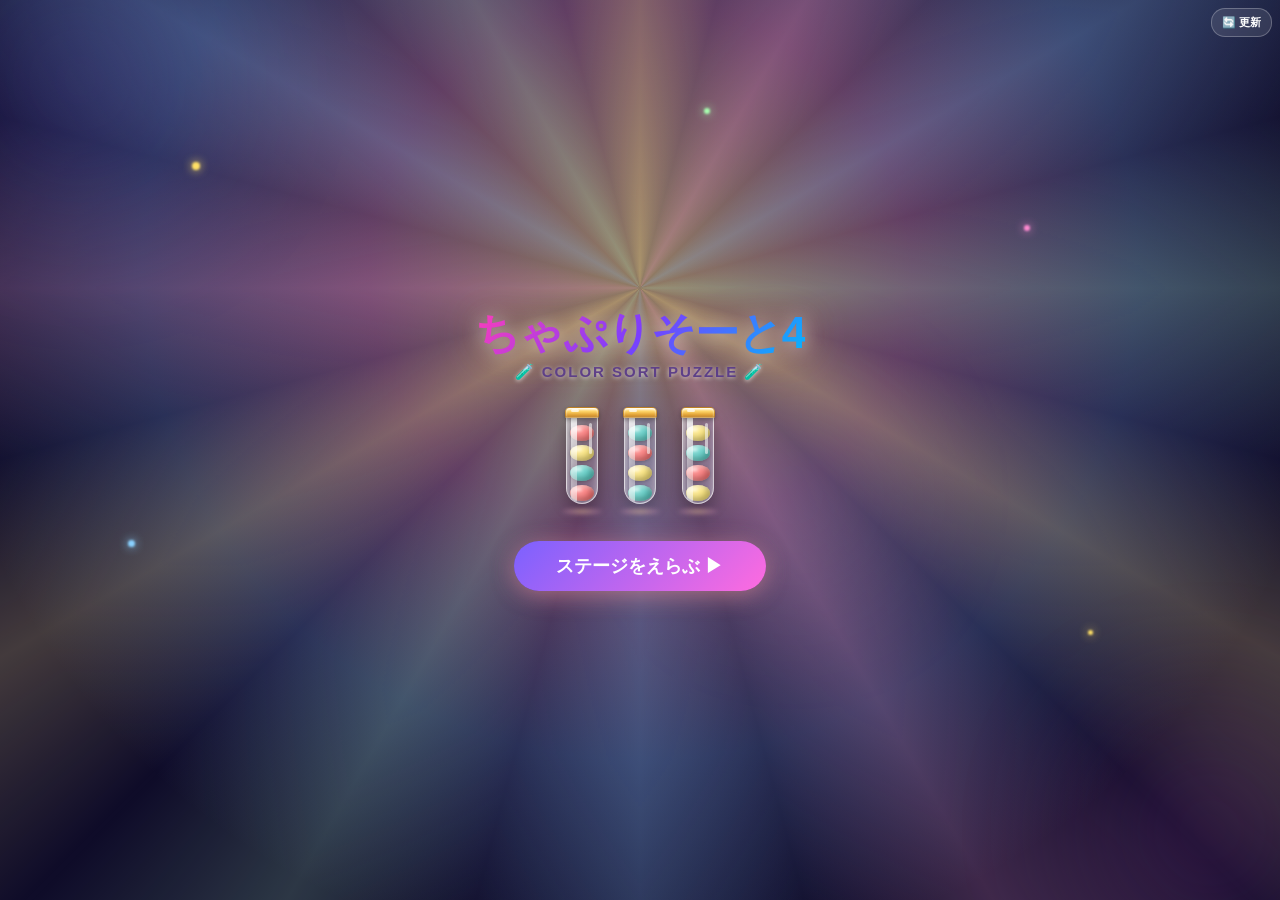
<file: csort4/index.html>
<!DOCTYPE html>
<html lang="ja">
<head>
<meta charset="UTF-8">
<meta name="viewport" content="width=device-width, initial-scale=1.0, viewport-fit=cover">
<meta http-equiv="Content-Security-Policy" content="default-src 'self'; style-src 'self' 'unsafe-inline' https://fonts.googleapis.com; font-src https://fonts.gstatic.com; script-src 'self' 'unsafe-inline'; img-src 'self' data:; connect-src 'none'; object-src 'none'; base-uri 'none'; form-action 'none';">
<meta http-equiv="X-Content-Type-Options" content="nosniff">
<meta http-equiv="X-Frame-Options" content="DENY">
<meta http-equiv="Referrer-Policy" content="no-referrer">
<meta http-equiv="Cache-Control" content="no-cache, no-store, must-revalidate">
<meta http-equiv="Pragma" content="no-cache">
<meta http-equiv="Expires" content="0">
<title>ちゃぷりそーと4</title>
<link href="https://fonts.googleapis.com/css2?family=Nunito:wght@400;700;800;900&display=swap" rel="stylesheet" crossorigin="anonymous">
<style>
*,*::before,*::after{box-sizing:border-box;margin:0;padding:0;}
:root{
  --bg:#0f0c29;--accent:#ff6bdf;--accent2:#7b61ff;--gold:#ffd700;
  --text:#f0f4ff;--text2:#a0a8cc;
  --tube-glass:rgba(180,210,255,0.13);--tube-border:rgba(200,230,255,0.48);
  --tube-shine:rgba(255,255,255,0.28);--btn-bg:rgba(255,255,255,0.07);
  --btn-border:rgba(255,255,255,0.15);
}
html,body{width:100%;height:100%;font-family:'Nunito',sans-serif;background:var(--bg);color:var(--text);overflow:hidden;user-select:none;-webkit-user-select:none;}
.screen{position:absolute;inset:0;display:flex;flex-direction:column;align-items:center;justify-content:center;transition:opacity .25s,transform .25s;}
.screen.hidden{opacity:0;pointer-events:none;transform:scale(0.97);}
.bg-orbs{position:fixed;inset:0;pointer-events:none;z-index:0;overflow:hidden;}
.orb{position:absolute;border-radius:50%;filter:blur(80px);opacity:0.15;animation:orbFloat 8s ease-in-out infinite alternate;}
.orb1{width:280px;height:280px;background:#7b61ff;top:-60px;left:-60px;}
.orb2{width:240px;height:240px;background:#ff6bdf;bottom:-50px;right:-50px;animation-delay:3s;}
.orb3{width:180px;height:180px;background:#00d4ff;top:45%;left:55%;animation-delay:1.5s;}
@keyframes orbFloat{from{transform:translate(0,0) scale(1);}to{transform:translate(25px,18px) scale(1.08);}}

/* TITLE - 明るく爽やかな配色に */
#titleScreen{
  z-index:10;gap:26px;overflow:hidden;
  background:radial-gradient(ellipse at 50% 30%, rgba(255,220,150,0.55) 0%, rgba(255,160,210,0.35) 30%, rgba(140,180,255,0.22) 55%, rgba(15,12,41,0) 78%);
}
.title-rays{
  position:absolute;inset:0;z-index:-1;pointer-events:none;
  background:conic-gradient(from 0deg at 50% 32%,
    rgba(255,225,130,0.22) 0deg, rgba(255,225,130,0) 15deg,
    rgba(255,160,210,0.2) 30deg, rgba(255,160,210,0) 45deg,
    rgba(140,200,255,0.2) 60deg, rgba(140,200,255,0) 75deg,
    rgba(180,255,200,0.18) 90deg, rgba(180,255,200,0) 105deg,
    rgba(255,225,130,0.22) 120deg, rgba(255,225,130,0) 135deg,
    rgba(255,160,210,0.2) 150deg, rgba(255,160,210,0) 165deg,
    rgba(140,200,255,0.2) 180deg, rgba(140,200,255,0) 195deg,
    rgba(180,255,200,0.18) 210deg, rgba(180,255,200,0) 225deg,
    rgba(255,225,130,0.22) 240deg, rgba(255,225,130,0) 255deg,
    rgba(255,160,210,0.2) 270deg, rgba(255,160,210,0) 285deg,
    rgba(140,200,255,0.2) 300deg, rgba(140,200,255,0) 315deg,
    rgba(180,255,200,0.18) 330deg, rgba(180,255,200,0) 345deg, rgba(255,225,130,0.22) 360deg);
  animation:raysSpin 22s linear infinite;
}
.title-sparkle{position:absolute;border-radius:50%;pointer-events:none;z-index:-1;filter:blur(1px);animation:sparkleTwinkle 2.6s ease-in-out infinite;}
@keyframes sparkleTwinkle{0%,100%{opacity:0.2;transform:scale(0.7);}50%{opacity:1;transform:scale(1.2);}}
.main-title{font-size:clamp(24px,8vw,44px);font-weight:900;background:linear-gradient(135deg,#ff3db8,#7b3dff,#00b8ff);-webkit-background-clip:text;-webkit-text-fill-color:transparent;background-clip:text;filter:drop-shadow(0 2px 10px rgba(255,255,255,.6)) drop-shadow(0 0 22px rgba(255,180,80,.4));line-height:1.1;letter-spacing:-1px;text-align:center;}
.sub-title{font-size:clamp(11px,3vw,15px);margin-top:6px;font-weight:700;letter-spacing:2px;text-align:center;}
#titleScreen .sub-title{color:#5a3d8a;font-weight:800;text-shadow:0 1px 4px rgba(255,255,255,.7);}
.title-tubes{display:flex;gap:16px;justify-content:center;align-items:flex-end;perspective:600px;}
.title-tube-unit{display:flex;flex-direction:column;align-items:center;gap:0;animation:titleTubeFloat 3.2s ease-in-out infinite;}
.title-tube-unit:nth-child(2){animation-delay:.4s;}
.title-tube-unit:nth-child(3){animation-delay:.8s;}
@keyframes titleTubeFloat{0%,100%{transform:translateY(0) rotate(0deg);}50%{transform:translateY(-7px) rotate(-1.5deg);}}

/* キャップ（金属の蓋） */
.title-tube-cap{
  width:34px;height:11px;border-radius:5px 5px 2px 2px;
  background:linear-gradient(180deg,#fff8e0 0%,#ffd76b 35%,#e6a93c 70%,#c4862a 100%);
  border:1px solid rgba(180,120,30,.6);
  box-shadow:0 2px 4px rgba(0,0,0,.35),inset 0 1px 2px rgba(255,255,255,.8);
  position:relative;z-index:3;
}
.title-tube-cap::after{content:'';position:absolute;top:1px;left:15%;width:25%;height:3px;border-radius:2px;background:rgba(255,255,255,.7);}

/* ガラス管本体 */
.title-tube-preview{
  width:32px;height:88px;
  background:linear-gradient(100deg, rgba(255,255,255,.35) 0%, rgba(200,225,255,.18) 18%, rgba(180,210,255,.12) 45%, rgba(220,235,255,.22) 75%, rgba(255,255,255,.4) 100%);
  border:1.5px solid rgba(255,255,255,.65);
  border-top:none;
  border-radius:0 0 16px 16px;
  display:flex;flex-direction:column;justify-content:flex-end;
  overflow:hidden;position:relative;margin-top:-2px;
  box-shadow:0 6px 16px rgba(0,0,0,.25), inset 2px 0 6px rgba(255,255,255,.5), inset -3px 0 8px rgba(80,60,120,.15);
}
/* ガラスのハイライト（左の太い光の筋） */
.title-tube-preview::before{
  content:'';position:absolute;top:0;bottom:0;left:14%;width:6px;border-radius:3px;
  background:linear-gradient(180deg, rgba(255,255,255,.9) 0%, rgba(255,255,255,.35) 60%, rgba(255,255,255,.55) 100%);
  z-index:2;pointer-events:none;
}
/* ガラスの反射（右の細い光） */
.title-tube-preview::after{
  content:'';position:absolute;top:8%;right:18%;width:2.5px;height:35%;border-radius:2px;
  background:rgba(255,255,255,.55);z-index:2;pointer-events:none;
}
.title-tube-preview .tb{height:20px;width:100%;position:relative;flex-shrink:0;}
.title-tube-preview .tb-ball{
  position:absolute;inset:2px 3px;border-radius:50%;
  box-shadow:inset -3px -3px 6px rgba(0,0,0,.3), inset 2px 2px 5px rgba(255,255,255,.55), 0 1px 3px rgba(0,0,0,.2);
}
.title-tube-preview .tb-ball::after{
  content:'';position:absolute;top:16%;left:20%;width:32%;height:22%;
  background:rgba(255,255,255,.65);border-radius:50%;filter:blur(1.5px);
}

/* 台座 */
.title-tube-stand{
  width:42px;height:7px;border-radius:50%;
  background:radial-gradient(ellipse at center, rgba(255,220,150,.5) 0%, rgba(255,180,210,.25) 50%, transparent 80%);
  filter:blur(2px);margin-top:4px;
}
.btn-primary{background:linear-gradient(135deg,#7b61ff,#ff6bdf);border:none;border-radius:50px;color:#fff;font-family:'Nunito',sans-serif;font-size:18px;font-weight:800;padding:13px 42px;cursor:pointer;box-shadow:0 4px 24px rgba(255,150,80,.45),0 4px 22px rgba(123,97,255,.35);transition:transform .1s;touch-action:manipulation;}
.btn-primary:active{transform:scale(0.95);}

/* STAGE SELECT */
#stageScreen{z-index:10;justify-content:flex-start;padding:env(safe-area-inset-top,0) 0 env(safe-area-inset-bottom,0);}
.stage-header{width:100%;padding:13px 15px 9px;display:flex;align-items:center;gap:10px;background:rgba(15,12,41,.8);backdrop-filter:blur(8px);border-bottom:1px solid var(--btn-border);}
.stage-header h2{font-size:18px;font-weight:900;background:linear-gradient(90deg,#ff6bdf,#7b61ff);-webkit-background-clip:text;-webkit-text-fill-color:transparent;background-clip:text;flex:1;text-align:center;}
.btn-icon{background:var(--btn-bg);border:1px solid var(--btn-border);border-radius:11px;color:var(--text);font-size:16px;width:37px;height:37px;display:flex;align-items:center;justify-content:center;cursor:pointer;transition:transform .1s;touch-action:manipulation;flex-shrink:0;}
.btn-icon:active{transform:scale(0.9);}
.stage-grid-wrap{width:100%;flex:1;overflow-y:auto;-webkit-overflow-scrolling:touch;padding:12px 10px 20px;}
.stage-grid{display:grid;grid-template-columns:repeat(5,1fr);gap:7px;max-width:400px;margin:0 auto;}
.stage-cell{aspect-ratio:1;border-radius:12px;background:var(--btn-bg);border:1.5px solid var(--btn-border);display:flex;flex-direction:column;align-items:center;justify-content:center;cursor:pointer;transition:transform .12s;gap:1px;touch-action:manipulation;position:relative;}
.stage-cell:active{transform:scale(0.91);}
.stage-cell.cleared{border-color:var(--accent2);background:rgba(123,97,255,.12);}
.stage-cell.perfect{border-color:var(--gold);background:rgba(255,215,0,.09);}
.stage-num{font-size:13px;font-weight:800;}
.stage-stars{font-size:9px;}
.stage-diff{position:absolute;top:3px;right:4px;font-size:6px;color:var(--text2);font-weight:700;}
.stage-gimmick{position:absolute;bottom:3px;left:50%;transform:translateX(-50%);font-size:9px;}
.diff-1{color:#6bcb77;}.diff-2{color:#74b9ff;}.diff-3{color:#fdcb6e;}.diff-4{color:#ff7675;}.diff-5{color:#e17055;}

/* GAME */
#gameScreen{z-index:10;justify-content:flex-start;padding:env(safe-area-inset-top,0) 0 env(safe-area-inset-bottom,0);}
.game-header{width:100%;padding:10px 13px 8px;display:flex;align-items:center;justify-content:space-between;background:rgba(15,12,41,.82);backdrop-filter:blur(8px);border-bottom:1px solid var(--btn-border);flex-shrink:0;}
.game-label{font-size:9px;font-weight:700;color:var(--text2);letter-spacing:1px;}
.game-val{font-size:18px;font-weight:900;color:var(--text);line-height:1;}
.game-val.accent{color:var(--accent);}
.game-area{flex:1;width:100%;display:flex;flex-direction:column;align-items:center;justify-content:center;padding:8px 5px 5px;overflow:hidden;}
.tubes-container{display:flex;flex-wrap:wrap;gap:7px;justify-content:center;align-items:flex-end;width:100%;}

/* TUBE BASE */
.tube-wrap{display:flex;flex-direction:column;align-items:center;gap:3px;cursor:pointer;touch-action:manipulation;position:relative;}
.tube-cap{height:9px;background:linear-gradient(180deg,rgba(200,230,255,.5) 0%,rgba(150,190,240,.25) 100%);border:1.5px solid var(--tube-border);border-bottom:none;border-radius:4px 4px 0 0;transform:scaleY(0);transform-origin:bottom;transition:transform .4s cubic-bezier(.34,1.56,.64,1),opacity .4s;opacity:0;z-index:2;}
.tube-cap.capped{transform:scaleY(1);opacity:1;}
.tube-body{background:var(--tube-glass);border:2px solid var(--tube-border);border-top:none;position:relative;overflow:visible;transition:border-color .2s,box-shadow .2s;}
.tube-body::before{content:'';position:absolute;top:0;bottom:0;left:18%;width:5px;border-radius:3px;background:var(--tube-shine);pointer-events:none;z-index:1;}
.tube-body.selected{border-color:#fff;box-shadow:0 0 0 2px rgba(255,255,255,.42),0 0 18px rgba(255,255,255,.16);}
.tube-body.can-recv{border-color:#6bcb77;box-shadow:0 0 0 2px rgba(107,203,119,.42),0 0 14px rgba(107,203,119,.18);}
.tube-body.no-recv{animation:shake .35s ease;}
@keyframes shake{0%,100%{transform:translateX(0)}20%{transform:translateX(-5px)}40%{transform:translateX(5px)}60%{transform:translateX(-4px)}80%{transform:translateX(4px)}}
.tube-inner{position:absolute;inset:0;overflow:hidden;border-radius:inherit;}
.tube-balls{position:absolute;bottom:0;left:0;right:0;display:flex;flex-direction:column-reverse;}
.ball{width:100%;display:flex;align-items:center;justify-content:center;flex-shrink:0;position:relative;}
.ball-inner{border-radius:50%;position:relative;box-shadow:inset -3px -3px 8px rgba(0,0,0,.28),inset 2px 2px 6px rgba(255,255,255,.36);}
.ball-inner::after{content:'';position:absolute;top:18%;left:20%;width:30%;height:20%;background:rgba(255,255,255,.5);border-radius:50%;filter:blur(2px);}

/* ===== GIMMICK: FROZEN（固定玉）===== */
.ball-frozen{box-shadow:inset -3px -3px 8px rgba(0,0,0,.28),inset 2px 2px 6px rgba(255,255,255,.36),0 0 0 2px rgba(255,255,255,.55);}
.frozen-pin{position:absolute;top:50%;left:50%;transform:translate(-50%,-50%);font-size:60%;filter:drop-shadow(0 1px 2px rgba(0,0,0,.6));pointer-events:none;z-index:2;}

/* ===== GIMMICK: GHOST（透明玉）===== */
.ball-ghost{border:1.5px dashed rgba(255,255,255,.55);box-shadow:inset 0 0 8px rgba(255,255,255,.25),0 0 6px rgba(180,200,255,.35);animation:ghostFloat 2.4s ease-in-out infinite;}
.ghost-mark{position:absolute;top:50%;left:50%;transform:translate(-50%,-50%);font-size:62%;font-weight:900;color:rgba(255,255,255,.85);text-shadow:0 1px 3px rgba(0,0,0,.5);pointer-events:none;}
@keyframes ghostFloat{0%,100%{opacity:0.75;}50%{opacity:1;}}
/* 透明玉が公開される瞬間の演出 */
@keyframes ghostReveal{0%{transform:scale(1);filter:brightness(2.2) saturate(0);}60%{transform:scale(1.18);filter:brightness(1.4) saturate(0.6);}100%{transform:scale(1);filter:brightness(1) saturate(1);}}
.ball-revealing{animation:ghostReveal .5s ease;}

/* ===== GIMMICK: CURTAIN ===== */
.tube-curtain{position:absolute;inset:0;z-index:10;background:linear-gradient(160deg,#6c3483 0%,#4a235a 40%,#7d3c98 100%);border-radius:inherit;display:flex;flex-direction:column;align-items:center;justify-content:center;gap:4px;overflow:hidden;}
.tube-curtain::before{content:'';position:absolute;inset:0;background:repeating-linear-gradient(180deg,rgba(255,255,255,0.04) 0px,rgba(255,255,255,0.04) 3px,transparent 3px,transparent 10px);}
.tube-curtain::after{content:'';position:absolute;top:0;left:10%;width:80%;height:100%;background:linear-gradient(90deg,transparent 0%,rgba(255,255,255,0.07) 50%,transparent 100%);}
.curtain-icon{font-size:22px;z-index:1;filter:drop-shadow(0 2px 4px rgba(0,0,0,.4));}
.curtain-label{font-size:9px;font-weight:800;color:rgba(255,255,255,.7);letter-spacing:1px;z-index:1;}
.tube-curtain.dropping{animation:curtainDrop .6s cubic-bezier(.4,0,.2,1) forwards;}
@keyframes curtainDrop{0%{transform:translateY(0);opacity:1;}60%{transform:translateY(110%);opacity:1;}100%{transform:translateY(110%);opacity:0;pointer-events:none;}}

/* ===== GIMMICK: LOCK ===== */
.tube-lock-overlay{position:absolute;top:0;left:0;right:0;z-index:10;display:flex;flex-direction:column;align-items:center;pointer-events:none;}
.lock-bar{width:100%;height:28px;background:linear-gradient(180deg,rgba(180,120,20,.85),rgba(140,90,10,.85));border:1.5px solid rgba(255,215,0,.4);display:flex;align-items:center;justify-content:center;gap:4px;position:relative;}
.lock-bar::after{content:'';position:absolute;left:10%;right:10%;bottom:0;height:1px;background:rgba(255,215,0,.25);}
.lock-icon{font-size:14px;filter:drop-shadow(0 1px 3px rgba(0,0,0,.5));}
.lock-color-dot{width:12px;height:12px;border-radius:50%;border:1.5px solid rgba(255,255,255,.5);flex-shrink:0;box-shadow:0 0 4px currentColor;}
.lock-bar.unlocking{animation:lockPop .5s cubic-bezier(.34,1.56,.64,1) forwards;}
@keyframes lockPop{0%{transform:translateY(0) scale(1);opacity:1;}30%{transform:translateY(-8px) scale(1.1);opacity:1;}100%{transform:translateY(-40px) scale(0.5);opacity:0;}}

/* ===== GIMMICK: MAGNET ===== */
/* 試験管の底に磁石バーを表示。反発色のボールは入れられない */
.tube-magnet-bar{
  position:absolute;bottom:0;left:0;right:0;z-index:8;
  height:20px;
  background:linear-gradient(180deg,rgba(200,30,30,0.0) 0%,rgba(200,30,30,0.85) 40%,rgba(160,10,10,0.95) 100%);
  display:flex;align-items:center;justify-content:center;gap:4px;
  border-top:1.5px solid rgba(255,100,100,.5);
  pointer-events:none;
}
/* 磁石のU字形をCSSで表現 */
.magnet-icon{
  font-size:12px;
  filter:drop-shadow(0 0 4px rgba(255,80,80,0.8));
  z-index:1;
}
.magnet-repel-dot{
  width:10px;height:10px;border-radius:50%;
  border:1.5px solid rgba(255,255,255,.6);
  flex-shrink:0;
  box-shadow:0 0 5px currentColor, 0 0 10px currentColor;
  z-index:1;
}
/* 反発エフェクト：弾かれるボールのアニメーション */
@keyframes repelBounce{
  0%{transform:translateY(0) scale(1);}
  30%{transform:translateY(-14px) scale(1.1);}
  55%{transform:translateY(-6px) scale(0.95);}
  75%{transform:translateY(-10px) scale(1.05);}
  100%{transform:translateY(0) scale(1);}
}
.repel-flash{animation:repelBounce .45s cubic-bezier(.36,.07,.19,.97);}
/* 反発エフェクト：磁石の光る演出 */
@keyframes magnetPulse{
  0%,100%{box-shadow:0 0 6px 2px rgba(255,60,60,.4);}
  50%{box-shadow:0 0 18px 6px rgba(255,60,60,.85);}
}
.tube-body.magnet-active .tube-magnet-bar{animation:magnetPulse .4s ease;}

/* FOOTER */
.game-footer{width:100%;padding:8px 9px;display:flex;align-items:center;justify-content:center;gap:7px;background:rgba(15,12,41,.82);backdrop-filter:blur(8px);border-top:1px solid var(--btn-border);flex-shrink:0;flex-wrap:wrap;}
.btn-game{background:var(--btn-bg);border:1.5px solid var(--btn-border);border-radius:17px;color:var(--text);font-family:'Nunito',sans-serif;font-size:11px;font-weight:800;padding:6px 12px;cursor:pointer;display:flex;align-items:center;gap:3px;transition:transform .1s;touch-action:manipulation;white-space:nowrap;}
.btn-game:active{transform:scale(0.92);}
.btn-game:disabled{opacity:0.38;cursor:default;}
.btn-add{border-color:rgba(107,203,119,.4);background:rgba(107,203,119,.07);}
.hint-badge{font-size:8px;color:var(--text2);background:rgba(255,215,0,.14);border-radius:6px;padding:1px 3px;}

/* LEGEND BAR */
.legend-bar{width:100%;padding:4px 10px;display:flex;align-items:center;gap:10px;flex-wrap:wrap;justify-content:center;background:rgba(15,12,41,.5);border-top:1px solid rgba(255,255,255,.05);flex-shrink:0;}
.legend-item{display:flex;align-items:center;gap:3px;font-size:9px;color:var(--text2);font-weight:700;}

/* CLEAR - 明るく豪華に一新 */
#clearScreen{
  z-index:20;
  background:radial-gradient(ellipse at 50% 40%, rgba(255,235,150,0.35) 0%, rgba(255,180,220,0.22) 35%, rgba(15,12,41,0) 70%);
}
#clearScreen.show-bg{animation:clearBgFlash .6s ease both;}
@keyframes clearBgFlash{
  0%{background:radial-gradient(ellipse at 50% 40%, rgba(255,255,255,0.9) 0%, rgba(255,220,150,0.6) 30%, rgba(15,12,41,0) 65%);}
  100%{background:radial-gradient(ellipse at 50% 40%, rgba(255,235,150,0.35) 0%, rgba(255,180,220,0.22) 35%, rgba(15,12,41,0) 70%);}
}
.clear-rays{
  position:absolute;inset:0;z-index:-1;pointer-events:none;
  background:conic-gradient(from 0deg at 50% 42%,
    rgba(255,235,150,0.18) 0deg, rgba(255,235,150,0) 12deg,
    rgba(255,180,220,0.16) 24deg, rgba(255,180,220,0) 36deg,
    rgba(150,220,255,0.16) 48deg, rgba(150,220,255,0) 60deg,
    rgba(255,235,150,0.18) 72deg, rgba(255,235,150,0) 84deg,
    rgba(255,180,220,0.16) 96deg, rgba(255,180,220,0) 108deg,
    rgba(150,220,255,0.16) 120deg, rgba(150,220,255,0) 132deg,
    rgba(255,235,150,0.18) 144deg, rgba(255,235,150,0) 156deg,
    rgba(255,180,220,0.16) 168deg, rgba(255,180,220,0) 180deg,
    rgba(150,220,255,0.16) 192deg, rgba(150,220,255,0) 204deg,
    rgba(255,235,150,0.18) 216deg, rgba(255,235,150,0) 228deg,
    rgba(255,180,220,0.16) 240deg, rgba(255,180,220,0) 252deg,
    rgba(150,220,255,0.16) 264deg, rgba(150,220,255,0) 276deg,
    rgba(255,235,150,0.18) 288deg, rgba(255,235,150,0) 300deg,
    rgba(255,180,220,0.16) 312deg, rgba(255,180,220,0) 324deg,
    rgba(150,220,255,0.16) 336deg, rgba(150,220,255,0) 348deg, rgba(255,235,150,0.18) 360deg);
  animation:raysSpin 14s linear infinite;
  opacity:0.8;
}
@keyframes raysSpin{from{transform:rotate(0deg);}to{transform:rotate(360deg);}}

.clear-box{
  text-align:center;padding:30px 24px;
  background:linear-gradient(165deg, rgba(40,30,70,.92) 0%, rgba(25,18,55,.94) 100%);
  backdrop-filter:blur(14px);
  border-radius:28px;
  border:2px solid rgba(255,215,120,.55);
  box-shadow:0 0 0 1px rgba(255,255,255,.08) inset, 0 8px 40px rgba(255,180,80,.25), 0 0 60px rgba(255,107,223,.15);
  max-width:320px;width:90%;
  animation:clearPop .55s cubic-bezier(.34,1.56,.64,1) both;
  position:relative;overflow:hidden;
}
.clear-box::before{
  content:'';position:absolute;inset:0;
  background:linear-gradient(120deg, transparent 30%, rgba(255,255,255,.12) 45%, rgba(255,255,255,.2) 50%, rgba(255,255,255,.12) 55%, transparent 70%);
  background-size:200% 200%;
  animation:clearShine 2.4s ease-in-out infinite;
  pointer-events:none;
}
@keyframes clearShine{0%{background-position:200% 0;}100%{background-position:-50% 0;}}
@keyframes clearPop{from{opacity:0;transform:scale(0.6) rotate(-3deg);}to{opacity:1;transform:scale(1) rotate(0deg);}}

.c-emoji{font-size:58px;display:block;animation:bounce .7s ease .25s both, emojiGlow 1.8s ease-in-out .9s infinite;filter:drop-shadow(0 0 16px rgba(255,215,120,.7));}
@keyframes bounce{0%{transform:scale(0)}60%{transform:scale(1.22)}80%{transform:scale(.95)}100%{transform:scale(1)}}
@keyframes emojiGlow{0%,100%{filter:drop-shadow(0 0 10px rgba(255,215,120,.5));}50%{filter:drop-shadow(0 0 24px rgba(255,215,120,.9));}}

.c-msg{
  font-size:clamp(21px,6vw,30px);font-weight:900;margin:11px 0 4px;
  background:linear-gradient(90deg,#ffd700,#ff8a3d,#ff6bdf,#ffd700);
  background-size:300% auto;
  -webkit-background-clip:text;-webkit-text-fill-color:transparent;background-clip:text;
  line-height:1.2;
  animation:msgShimmer 2.5s linear infinite;
  text-shadow:0 0 30px rgba(255,215,120,.3);
}
@keyframes msgShimmer{0%{background-position:0% center;}100%{background-position:300% center;}}

.c-sub{font-size:15px;color:#ffe9b8;font-weight:700;margin-bottom:14px;}
.c-stats{display:flex;gap:18px;justify-content:center;margin-bottom:16px;}
.c-stat-num{font-size:23px;font-weight:900;background:linear-gradient(135deg,#ffd76b,#ff6bdf);-webkit-background-clip:text;-webkit-text-fill-color:transparent;background-clip:text;}
.c-stat-lbl{font-size:10px;color:#cbb8e8;font-weight:700;}
.c-stars{font-size:28px;margin-bottom:16px;letter-spacing:4px;filter:drop-shadow(0 0 10px rgba(255,215,0,.6));animation:starsPop .6s cubic-bezier(.34,1.56,.64,1) .4s both;}
@keyframes starsPop{0%{transform:scale(0.3);opacity:0;}100%{transform:scale(1);opacity:1;}}
.c-btns{display:flex;gap:8px;flex-wrap:wrap;justify-content:center;}
.btn-cnext{background:linear-gradient(135deg,#ffae00,#ff6bdf);border:none;border-radius:18px;color:#fff;font-family:'Nunito',sans-serif;font-size:14px;font-weight:800;padding:11px 20px;cursor:pointer;touch-action:manipulation;transition:transform .1s;box-shadow:0 4px 16px rgba(255,150,80,.4);}
.btn-cnext:active{transform:scale(0.93);}
.btn-csel{background:rgba(255,255,255,.1);border:1.5px solid rgba(255,255,255,.25);border-radius:18px;color:#fff;font-family:'Nunito',sans-serif;font-size:14px;font-weight:800;padding:11px 18px;cursor:pointer;touch-action:manipulation;transition:transform .1s;}
.btn-csel:active{transform:scale(0.93);}
.toast{position:fixed;bottom:88px;left:50%;transform:translateX(-50%) translateY(10px);background:rgba(26,21,96,.96);border:1.5px solid var(--btn-border);border-radius:17px;padding:8px 16px;color:var(--text);font-weight:700;font-size:12px;z-index:200;opacity:0;pointer-events:none;transition:opacity .2s,transform .2s;max-width:90vw;text-align:center;}

/* 強制リロードボタン：全画面共通で右上固定表示 */
.force-reload-btn{
  position:fixed;top:calc(env(safe-area-inset-top,0) + 8px);right:8px;z-index:500;
  background:rgba(255,255,255,.1);border:1.5px solid rgba(255,255,255,.25);
  border-radius:14px;color:#fff;font-family:'Nunito',sans-serif;
  font-size:11px;font-weight:800;padding:6px 10px;cursor:pointer;
  backdrop-filter:blur(6px);transition:transform .1s,background .15s;
  touch-action:manipulation;
}
.force-reload-btn:active{transform:scale(0.92);background:rgba(255,255,255,.2);}
.force-reload-btn.reloading{animation:reloadSpin .6s linear infinite;}
@keyframes reloadSpin{0%{transform:rotate(0deg);}100%{transform:rotate(360deg);}}
.toast.show{opacity:1;transform:translateX(-50%) translateY(0);}
#confettiCanvas{position:fixed;inset:0;pointer-events:none;z-index:19;}
#fireworksCanvas{position:fixed;inset:0;pointer-events:none;z-index:18;}
.flying-ball{position:fixed;z-index:9999;border-radius:50%;pointer-events:none;box-shadow:inset -3px -3px 8px rgba(0,0,0,.28),inset 2px 2px 6px rgba(255,255,255,.36);}
.flying-ball::after{content:'';position:absolute;top:18%;left:20%;width:30%;height:20%;background:rgba(255,255,255,.5);border-radius:50%;filter:blur(2px);}
.fly-badge{position:absolute;right:-4px;top:-4px;background:#fff;color:#333;border-radius:50%;width:16px;height:16px;font-size:9px;font-weight:900;display:flex;align-items:center;justify-content:center;}
</style>
</head>
<body>
<div class="bg-orbs"><div class="orb orb1"></div><div class="orb orb2"></div><div class="orb orb3"></div></div>
<canvas id="confettiCanvas"></canvas>
<canvas id="fireworksCanvas"></canvas>

<!-- 強制リロードボタン（常時表示・キャッシュを無視して最新版を取得） -->
<button id="btnForceReload" class="force-reload-btn" title="最新版に更新">🔄 更新</button>

<!-- TITLE -->
<div class="screen" id="titleScreen">
  <div class="title-rays"></div>
  <div class="title-sparkle" style="width:8px;height:8px;top:18%;left:15%;background:#ffe066;box-shadow:0 0 10px #ffe066;animation-delay:0s;"></div>
  <div class="title-sparkle" style="width:6px;height:6px;top:25%;left:80%;background:#ff8ad1;box-shadow:0 0 10px #ff8ad1;animation-delay:.6s;"></div>
  <div class="title-sparkle" style="width:7px;height:7px;top:60%;left:10%;background:#8ad1ff;box-shadow:0 0 10px #8ad1ff;animation-delay:1.2s;"></div>
  <div class="title-sparkle" style="width:5px;height:5px;top:70%;left:85%;background:#ffe066;box-shadow:0 0 10px #ffe066;animation-delay:1.8s;"></div>
  <div class="title-sparkle" style="width:6px;height:6px;top:12%;left:55%;background:#a8ffb0;box-shadow:0 0 10px #a8ffb0;animation-delay:.9s;"></div>
  <div><div class="main-title">ちゃぷりそーと4</div><div class="sub-title">🧪 COLOR SORT PUZZLE 🧪</div></div>
  <div class="title-tubes" id="titleTubes"></div>
  <button class="btn-primary" id="btnStart">ステージをえらぶ ▶</button>
</div>

<!-- STAGE SELECT -->
<div class="screen hidden" id="stageScreen">
  <div class="stage-header">
    <button class="btn-icon" id="btnBackToTitle">←</button>
    <h2>ちゃぷりそーと4</h2>
    <div style="width:37px"></div>
  </div>
  <div class="stage-grid-wrap">
    <div style="max-width:400px;margin:0 auto;padding:8px 0 4px;">
      <div style="display:flex;gap:10px;flex-wrap:wrap;justify-content:center;font-size:10px;color:var(--text2);font-weight:700;padding:0 4px 8px;">
        <span>🟣カーテン</span><span>🔒ロック</span><span>🧲磁石</span><span>📌固定玉</span><span>👻透明玉</span><span>⭐5個玉</span>
      </div>
    </div>
    <div class="stage-grid" id="stageGrid"></div>
  </div>
</div>

<!-- GAME -->
<div class="screen hidden" id="gameScreen">
  <div class="game-header">
    <div><div class="game-label">STAGE</div><div class="game-val" id="hStage">1</div></div>
    <div style="text-align:center"><div class="game-label">てかず</div><div class="game-val accent" id="hMoves">0</div></div>
    <div style="display:flex;gap:5px">
      <button class="btn-icon" id="btnReset">🔄</button>
      <button class="btn-icon" id="btnGoSelect">☰</button>
    </div>
  </div>
  <div class="game-area"><div class="tubes-container" id="tubesCont"></div></div>
  <div class="legend-bar" id="legendBar"></div>
  <div class="game-footer">
    <button class="btn-game" id="btnUndo">↩ もどす</button>
    <button class="btn-game" id="hintBtn">💡 ヒント <span class="hint-badge" id="hintBadge">3</span></button>
    <button class="btn-game btn-add" id="addBtn">🧪＋ <span id="addBadge">(0/3)</span></button>
  </div>
</div>

<!-- CLEAR -->
<div class="screen hidden" id="clearScreen">
  <div class="clear-rays"></div>
  <div class="clear-box">
    <span class="c-emoji" id="cEmoji">🎉</span>
    <div class="c-msg" id="cMsg">ちゃぷりすごい！</div>
    <div class="c-sub" id="cSub">Stage 1 クリア！</div>
    <div class="c-stars" id="cStars">⭐⭐⭐</div>
    <div class="c-stats">
      <div class="c-stat"><div class="c-stat-num" id="cMoves">0</div><div class="c-stat-lbl">てかず</div></div>
      <div class="c-stat"><div class="c-stat-num" id="cHints">0</div><div class="c-stat-lbl">ヒント</div></div>
    </div>
    <div class="c-btns">
      <button class="btn-cnext" id="btnNext">つぎへ ▶</button>
      <button class="btn-csel" id="btnClearSelect">ステージ選択</button>
    </div>
  </div>
</div>
<div class="toast" id="toast"></div>

<!-- カスタム確認モーダル -->
<div id="modalOverlay" style="display:none;position:fixed;inset:0;background:rgba(0,0,0,.6);z-index:300;align-items:center;justify-content:center;">
  <div style="background:rgba(15,12,41,.96);border:1.5px solid rgba(255,255,255,.15);border-radius:20px;padding:24px 22px;max-width:280px;width:88%;text-align:center;font-family:'Nunito',sans-serif;">
    <div id="modalMsg" style="font-size:15px;font-weight:700;color:#f0f4ff;margin-bottom:18px;line-height:1.5;"></div>
    <div style="display:flex;gap:10px;justify-content:center;">
      <button id="modalOk" style="background:linear-gradient(135deg,#7b61ff,#ff6bdf);border:none;border-radius:14px;color:#fff;font-family:'Nunito',sans-serif;font-size:14px;font-weight:800;padding:9px 22px;cursor:pointer;">はい</button>
      <button id="modalCancel" style="background:rgba(255,255,255,.07);border:1.5px solid rgba(255,255,255,.15);border-radius:14px;color:#f0f4ff;font-family:'Nunito',sans-serif;font-size:14px;font-weight:800;padding:9px 18px;cursor:pointer;">キャンセル</button>
    </div>
  </div>
</div>

<script>
"use strict";
/* ============================================================
   COLORS (9 colors)
   ============================================================ */
const COLORS=[
  null,
  {h:'#FF6B6B'},{h:'#4ECDC4'},{h:'#FFE66D'},
  {h:'#A29BFE'},{h:'#6BCB77'},{h:'#FF9F43'},
  {h:'#FD79A8'},{h:'#74B9FF'},{h:'#E17055'}
];

/* ============================================================
   GIMMICK TYPES
   ============================================================ */
const GIMMICK={NONE:0,CURTAIN:1,LOCK:2,MAGNET:3,FROZEN:4,GHOST:5};
const TOTAL_STAGES=200;
const MIN_STAGE=101;

/* ============================================================
   ボール単位ギミック：セル値エンコード方式
   1-9    : 通常色
   101-109: FROZEN（固定玉）底に固定され動かせない。色は常に見える
   201-209: GHOST（透明玉）色は裏で確定済みだが、未公開の間は「？」表示。
            一番上（操作可能位置）に来た瞬間に公開され、以後は通常色として振る舞う
   ============================================================ */
const FROZEN_BASE=100, GHOST_BASE=200;
function isFrozen(cell){return cell>=FROZEN_BASE&&cell<FROZEN_BASE+10;}
function isGhost(cell){return cell>=GHOST_BASE&&cell<GHOST_BASE+10;}
function realColor(cell){
  if(isFrozen(cell))return cell-FROZEN_BASE;
  if(isGhost(cell))return cell-GHOST_BASE;
  return cell;
}
function encodeFrozen(color){return FROZEN_BASE+color;}
function encodeGhost(color){return GHOST_BASE+color;}

/* ============================================================
   RNG (seeded Mulberry32)
   ============================================================ */
function mulberry32(seed){
  let a=seed|0;
  return ()=>{
    a=(a+0x6D2B79F5)|0;
    let t=Math.imul(a^(a>>>15),1|a);
    t=t+Math.imul(t^(t>>>7),61|t)^t;
    return((t^(t>>>14))>>>0)/4294967296;
  };
}

/* ============================================================
   STAGE CONFIG
   ============================================================ */
function stageConfig(s){
  // FROZEN（固定玉） 101-120
  if(s<=110) return{c:5,t:7,e:2,g:GIMMICK.FROZEN,gc:1,cap:4};
  if(s<=120) return{c:6,t:8,e:2,g:GIMMICK.FROZEN,gc:2,cap:4};
  // GHOST（透明玉） 121-140
  if(s<=130) return{c:5,t:7,e:2,g:GIMMICK.GHOST,gc:2,cap:4};
  if(s<=140) return{c:6,t:8,e:2,g:GIMMICK.GHOST,gc:3,cap:4};
  // MIX2（カーテン・ロック・磁石・固定玉・透明玉 全部入り） 141-150
  if(s<=150) return{c:6,t:9,e:3,g:'MIX2',gc:4,cap:4};
  // ===== ここから玉5個版（試験管が縦に長くなる） =====
  // MIX3（5個版・全ギミック総力戦） 151-200
  // 色数・本数は4個仕様と同程度の難易度感を維持するため大きく変えない
  if(s<=165) return{c:6,t:9,e:3,g:'MIX3',gc:3,cap:5};
  if(s<=185) return{c:7,t:10,e:3,g:'MIX3',gc:4,cap:5};
  return{c:7,t:11,e:4,g:'MIX3',gc:5,cap:5};
}

/* ============================================================
   STAGE GENERATOR
   安全保証：
   - CURTAIN/LOCK のトリガー色はギミック管の外に4個確保
   - MAGNET の反発色はギミック管自身の中に含まれる色から選ぶ
     （その管を完成させること自体は阻害しない = 外から入れられないだけ）
   ============================================================ */
function generateStage(s){
  const cfg=stageConfig(s);
  const rng=mulberry32(s*2654435769+54321);
  const isMix=cfg.g==='MIX'||cfg.g==='MIX2'||cfg.g==='MIX3';
  const colorCount=cfg.c,emptyCount=cfg.e,totalTubes=cfg.t,filledCount=totalTubes-emptyCount;
  const cap=cfg.cap||4; // 試験管1本あたりの玉の数（通常4、151以降は5）

  // ボールプール生成・シャッフル（各色cap個ずつ）
  let pool=[];
  for(let ci=1;ci<=colorCount;ci++) for(let b=0;b<cap;b++) pool.push(ci);
  for(let i=pool.length-1;i>0;i--){const j=Math.floor(rng()*(i+1));[pool[i],pool[j]]=[pool[j],pool[i]];}
  const tubes=[];
  for(let i=0;i<filledCount;i++) tubes.push(pool.slice(i*cap,i*cap+cap));
  for(let i=0;i<emptyCount;i++) tubes.push([]);
  const gimmickData=[];
  for(let i=0;i<totalTubes;i++) gimmickData.push({type:GIMMICK.NONE});

  const gimmickCount=cfg.gc||0;

  // ギミックタイプリスト（管レベル：CURTAIN/LOCK/MAGNET、ボールレベル：FROZEN/GHOSTは別処理）
  let gimmickTypes=[];
  if(cfg.g==='MIX'){
    gimmickTypes=[GIMMICK.CURTAIN,GIMMICK.LOCK,GIMMICK.MAGNET];
  } else if(cfg.g==='MIX2'){
    gimmickTypes=[GIMMICK.CURTAIN,GIMMICK.LOCK,GIMMICK.MAGNET]; // FROZEN/GHOSTはボールレベルで別途付与
  } else if(cfg.g==='MIX3'){
    gimmickTypes=[GIMMICK.CURTAIN,GIMMICK.LOCK,GIMMICK.MAGNET]; // FROZEN/GHOSTはボールレベルで別途付与（5個版）
  } else if(cfg.g===GIMMICK.CURTAIN||cfg.g===GIMMICK.LOCK||cfg.g===GIMMICK.MAGNET){
    for(let gi=0;gi<gimmickCount;gi++) gimmickTypes.push(cfg.g);
  }
  // FROZEN/GHOST単独ステージでは管レベルギミックなし（gimmickTypesは空のまま）

  const clTypes=gimmickTypes.filter(g=>g===GIMMICK.CURTAIN||g===GIMMICK.LOCK);
  const mgTypes=gimmickTypes.filter(g=>g===GIMMICK.MAGNET);
  const clCount=clTypes.length;

  // filled管シャッフル
  const allFilled=[];
  for(let i=0;i<filledCount;i++) allFilled.push(i);
  for(let i=allFilled.length-1;i>0;i--){const j=Math.floor(rng()*(i+1));[allFilled[i],allFilled[j]]=[allFilled[j],allFilled[i]];}

  function combinations(arr,k){
    if(k===0)return[[]];if(arr.length<k)return[];
    const[first,...rest]=arr;
    return[...combinations(rest,k-1).map(c=>[first,...c]),...combinations(rest,k)];
  }

  // --- CURTAIN / LOCK 管選定 ---
  // 「選んだ管の色の和集合に含まれない色」が clCount 個以上になる組み合わせを選ぶ
  function countSafeColors(idxList){
    const lc=new Set();
    idxList.forEach(ti=>tubes[ti].forEach(c=>lc.add(c)));
    let n=0;
    for(let ci=1;ci<=colorCount;ci++) if(!lc.has(ci)) n++;
    return n;
  }

  let clGimmickTubes=[];
  if(clCount>0){
    const combos=combinations(allFilled.slice(0,Math.min(allFilled.length,9)),clCount);
    let bestSafe=-1;
    for(const combo of combos){
      const safe=countSafeColors(combo);
      if(safe>bestSafe){bestSafe=safe;clGimmickTubes=combo;}
    }
  }

  // トリガー色割り当て（ギミック管内にない色から重複なし）
  if(clGimmickTubes.length>0){
    const lockedColors=new Set();
    clGimmickTubes.forEach(ti=>tubes[ti].forEach(c=>lockedColors.add(c)));
    const safeColors=[];
    for(let ci=1;ci<=colorCount;ci++) if(!lockedColors.has(ci)) safeColors.push(ci);
    for(let i=safeColors.length-1;i>0;i--){const j=Math.floor(rng()*(i+1));[safeColors[i],safeColors[j]]=[safeColors[j],safeColors[i]];}
    clGimmickTubes.forEach((ti,gi)=>{
      gimmickData[ti]={type:clTypes[gi],locked:true,triggerColor:safeColors[gi%safeColors.length]};
    });
  }

  // --- MAGNET 管選定 ---
  // CURTAIN/LOCKで使っていない管から選ぶ
  const usedSet=new Set(clGimmickTubes);
  const mgCandidates=allFilled.filter(ti=>!usedSet.has(ti));

  mgTypes.forEach((gt,ci)=>{
    if(ci>=mgCandidates.length) return;
    const ti=mgCandidates[ci];
    if(!tubes[ti]||tubes[ti].length===0) return;

    // 反発色は「この管の中に存在しない色」から選ぶ。
    // 理由：管内にある色を反発色にすると、その管自身が外から同じ色を受け取れず、
    // 管内の少数の同色を4個に揃える手段が無くなり、永久に完成不可能な
    // 自己矛盾（自己ブロック）デッドロックを引き起こすため。
    // 「外の色を弾く」設計にすることで、この管は安全に完成・空化どちらも可能になる。
    const tubeColors=new Set(tubes[ti]);
    const outsideColorCandidates=[];
    for(let c=1;c<=colorCount;c++){
      if(tubeColors.has(c))continue; // 管内にある色は除外（自己矛盾防止）
      let outsideCount=0;
      tubes.forEach((t,oi)=>{if(oi!==ti)t.forEach(cc=>{if(cc===c)outsideCount++;});});
      if(outsideCount>0) outsideColorCandidates.push(c);
    }

    let repelColor;
    if(outsideColorCandidates.length>0){
      repelColor=outsideColorCandidates[Math.floor(rng()*outsideColorCandidates.length)];
    } else {
      // フォールバック：万一管内が全色を含んでいる極端なケース（理論上ほぼ発生しない）
      // でも自己矛盾だけは絶対に避けるため、管内に無い色を強制的に1つ選ぶ
      const allColors=[];
      for(let c=1;c<=colorCount;c++) if(!tubeColors.has(c)) allColors.push(c);
      repelColor=allColors.length>0?allColors[Math.floor(rng()*allColors.length)]:1;
    }

    gimmickData[ti]={type:GIMMICK.MAGNET,repelColor};
  });

  // ========================================================
  // --- FROZEN（固定玉）付与 ---
  // 安全設計：管の最底部（index 0）のみを固定化。
  // その色はその管に既に存在する色なので、tubeComplete判定（realColor基準）に影響しない。
  // CURTAIN/LOCKでロックされた管は対象外（操作不能管に固定玉を追加しても無意味なため）。
  // 重要：固定玉の色が複数管で重複すると、その色の総数(4個)を取り合ってしまい
  // 両方の管を同時に完成させることが不可能になる（デッドロック）。
  // → 固定玉に使う色は管ごとに重複させない。
  // ========================================================
  if(cfg.g===GIMMICK.FROZEN||cfg.g==='MIX2'||cfg.g==='MIX3'){
    const frozenCount=(cfg.g==='MIX2'||cfg.g==='MIX3')?1:gimmickCount;
    const candidates=allFilled.filter(ti=>gimmickData[ti].type===GIMMICK.NONE&&tubes[ti].length===cap);
    const usedFrozenColors=new Set();
    let placed=0;
    for(const ti of candidates){
      if(placed>=frozenCount)break;
      const bottomColor=tubes[ti][0];
      if(usedFrozenColors.has(bottomColor))continue;
      tubes[ti][0]=encodeFrozen(bottomColor);
      usedFrozenColors.add(bottomColor);
      placed++;
    }
    // 万一、色の重複制約で必要数に届かなかった場合のフォールバック：
    // 残り候補から「底の色がまだ使われていない」管を探して追加
    if(placed<frozenCount){
      for(const ti of candidates){
        if(placed>=frozenCount)break;
        if(isFrozen(tubes[ti][0]))continue; // 既に固定化済み
        const bottomColor=tubes[ti][0];
        if(usedFrozenColors.has(bottomColor))continue;
        tubes[ti][0]=encodeFrozen(bottomColor);
        usedFrozenColors.add(bottomColor);
        placed++;
      }
    }
  }

  // ========================================================
  // --- GHOST（透明玉）付与 ---
  // 安全設計：色を変えず、表示のみを隠す（エンコードのみ）。
  // tubeComplete/canMove は全て realColor() 経由なので、
  // ロジック上の解けるかどうかには一切影響しない＝既存の安全性検証がそのまま通用する。
  // ただし「管の最上部（index cap-1）」には配置しない
  //（ゲーム開始直後に即座に公開されてしまい、ギミックの意味がなくなるため）。
  // 重要：FROZEN（固定玉）を含む管にはGHOSTを絶対に配置しない。
  // 理由：FROZEN玉は永久に取り出せないため、その管を「完成」させるには
  // 残り全部を同じ色に揃える必要があるが、GHOSTがその管に異色（裏の色が違う）の
  // まま残ると、完成も空にもできない状態（詰み）が発生しうる。
  // ========================================================
  if(cfg.g===GIMMICK.GHOST||cfg.g==='MIX2'||cfg.g==='MIX3'){
    const ghostBallsTotal=(cfg.g==='MIX2'||cfg.g==='MIX3')?2:(gimmickCount===2?4:6);
    // 候補位置：(管index, ボールindex) で、
    // ①その管にFROZEN玉が1つも無く、②ボールindexが最上部(cap-1)でないもの
    const positions=[];
    allFilled.forEach(ti=>{
      if(tubes[ti].length!==cap)return;
      if(tubes[ti].some(c=>isFrozen(c)))return; // FROZEN管は完全除外
      for(let bi=0;bi<cap-1;bi++){ // 最上部(cap-1)は除外
        positions.push([ti,bi]);
      }
    });
    // シャッフル
    for(let i=positions.length-1;i>0;i--){const j=Math.floor(rng()*(i+1));[positions[i],positions[j]]=[positions[j],positions[i]];}
    const chosen=positions.slice(0,Math.min(ghostBallsTotal,positions.length));
    chosen.forEach(([ti,bi])=>{
      tubes[ti][bi]=encodeGhost(tubes[ti][bi]);
    });
  }

  return{tubes,gimmickData,cap};
}

/* ============================================================
   TUBE SIZING
   ============================================================ */
let TW=50,BH=40;
function calcSize(n){
  const vw=Math.min(window.innerWidth,600);
  const vh=window.innerHeight;
  const rows=n<=5?1:n<=10?2:3;
  const cols=Math.ceil(n/rows);
  const areaH=vh-54-50-32-20;
  const cap=G.cap||4;
  TW=Math.max(32,Math.min(58,Math.floor((vw-10-(cols-1)*7)/cols)));
  BH=Math.max(22,Math.min(46,Math.floor((areaH-rows*24)/rows/cap)));
}

/* ============================================================
   SAVE DATA
   ============================================================ */
let SD={cl:{},bm:{}};
function loadSD(){
  try{
    const raw=JSON.parse(localStorage.getItem('chapuri4')||'{"cl":{},"bm":{}}');
    SD={cl:{},bm:{}};
    if(raw&&typeof raw==='object'){
      if(raw.cl&&typeof raw.cl==='object'){
        Object.entries(raw.cl).forEach(([k,v])=>{
          const stage=parseInt(k,10),stars=parseInt(v,10);
          if(stage>=MIN_STAGE&&stage<=TOTAL_STAGES&&stars>=1&&stars<=3) SD.cl[stage]=stars;
        });
      }
      if(raw.bm&&typeof raw.bm==='object'){
        Object.entries(raw.bm).forEach(([k,v])=>{
          const stage=parseInt(k,10),moves=parseInt(v,10);
          if(stage>=MIN_STAGE&&stage<=TOTAL_STAGES&&moves>=0&&moves<=9999) SD.bm[stage]=moves;
        });
      }
    }
  }catch{SD={cl:{},bm:{}};}
}
function saveSD(){try{localStorage.setItem('chapuri4',JSON.stringify(SD));}catch{}}

/* ============================================================
   GAME STATE
   ============================================================ */
let G={
  stage:MIN_STAGE,tubes:[],gimmickData:[],
  sel:null,moves:0,hints:0,added:0,
  hist:[],anim:false,
  completedColors:new Set(),
  cap:4, // 試験管1本あたりの玉の数（ステージにより4 or 5）
};

/* ============================================================
   CLEAR MESSAGES
   ============================================================ */
const MSGS=[
  {m:'ちゃぷりすごい！',e:'🎉'},{m:'ちゃぷりさいこう！',e:'🌟'},
  {m:'ちゃぷりてんさい！',e:'🧠'},{m:'ちゃぷりかっこいい！',e:'😎'},
  {m:'ちゃぷりえらすぎ！',e:'👑'},{m:'ちゃぷりはやい！',e:'⚡'},
  {m:'ちゃぷりぱーふぇくと！',e:'💎'},{m:'ちゃぷりゆうしゃ！',e:'⚔️'},
  {m:'ちゃぷりびっくり！',e:'🤩'},{m:'ちゃぷり１ばん！',e:'🥇'},
  {m:'ちゃぷりおもしろ！',e:'🤣'},{m:'ちゃぷりつよすぎ！',e:'💪'},
];

function diffInfo(s){
  return[5,'●●●●●'];
}
function gimmickEmoji(s){
  const g=stageConfig(s).g;
  if(g===GIMMICK.CURTAIN)return'🟣';
  if(g===GIMMICK.LOCK)return'🔒';
  if(g===GIMMICK.MAGNET)return'🧲';
  if(g===GIMMICK.FROZEN)return'📌';
  if(g===GIMMICK.GHOST)return'👻';
  if(g==='MIX')return'🎭';
  if(g==='MIX2')return'🌌';
  if(g==='MIX3')return'⭐';
  return'';
}

/* ============================================================
   SCREENS
   ============================================================ */
function showScreen(id){document.querySelectorAll('.screen').forEach(s=>s.classList.add('hidden'));document.getElementById(id).classList.remove('hidden');}
function showTitle(){buildTitleTubes();showScreen('titleScreen');}
function showStageSelect(){buildStageGrid();showScreen('stageScreen');}
function goSelect(){stopConfetti();stopFireworks();showStageSelect();}

/* ============================================================
   TITLE DECORATION
   ============================================================ */
function buildTitleTubes(){
  const c=document.getElementById('titleTubes');c.innerHTML='';
  [[1,3,2,1],[2,1,3,2],[3,2,1,3]].forEach(cols=>{
    const unit=document.createElement('div');unit.className='title-tube-unit';

    const cap=document.createElement('div');cap.className='title-tube-cap';

    const el=document.createElement('div');el.className='title-tube-preview';
    cols.forEach(ci=>{
      const tb=document.createElement('div');tb.className='tb';
      const ball=document.createElement('div');ball.className='tb-ball';
      const hex=COLORS[ci].h;
      ball.style.background=`radial-gradient(circle at 32% 30%, ${lighten(hex,35)}, ${hex})`;
      tb.appendChild(ball);
      el.appendChild(tb);
    });

    const stand=document.createElement('div');stand.className='title-tube-stand';

    unit.appendChild(cap);
    unit.appendChild(el);
    unit.appendChild(stand);
    c.appendChild(unit);
  });
}

/* ============================================================
   STAGE GRID
   ============================================================ */
function buildStageGrid(){
  loadSD();
  const grid=document.getElementById('stageGrid');grid.innerHTML='';
  for(let s=MIN_STAGE;s<=TOTAL_STAGES;s++){
    const cell=document.createElement('div');cell.className='stage-cell';
    const stars=SD.cl[s]||0;
    if(stars===3)cell.classList.add('perfect');
    else if(stars>0)cell.classList.add('cleared');
    const[dl]=diffInfo(s);
    const starStr=stars?'⭐'.repeat(Math.min(stars,3))+'☆'.repeat(3-Math.min(stars,3)):'　';
    const ge=gimmickEmoji(s);
    const numEl=document.createElement('div');numEl.className='stage-num';numEl.textContent=String(s);
    const starEl=document.createElement('div');starEl.className='stage-stars';starEl.textContent=starStr;
    const diffEl=document.createElement('div');diffEl.className='stage-diff diff-'+dl;diffEl.textContent='●'.repeat(Math.min(dl,5));
    cell.appendChild(numEl);cell.appendChild(starEl);cell.appendChild(diffEl);
    if(ge){const geEl=document.createElement('div');geEl.className='stage-gimmick';geEl.textContent=ge;cell.appendChild(geEl);}
    cell.addEventListener('click',((stageNum)=>()=>startStage(stageNum))(s));
    grid.appendChild(cell);
  }
}

/* ============================================================
   START STAGE
   ============================================================ */
const prevComplete=new Set();
function startStage(s){
  stopConfetti();stopFireworks();prevComplete.clear();
  const data=generateStage(s);
  G={
    stage:s,
    tubes:data.tubes.map(t=>[...t]),
    gimmickData:JSON.parse(JSON.stringify(data.gimmickData)),
    sel:null,moves:0,hints:0,added:0,hist:[],anim:false,
    completedColors:new Set(),
    cap:data.cap||4,
  };
  // 念のため：最上部が透明玉なら開始時に公開（無音・通知なし）
  G.tubes.forEach(tube=>{
    if(tube.length===0)return;
    const topIdx=tube.length-1;
    if(isGhost(tube[topIdx])) tube[topIdx]=realColor(tube[topIdx]);
  });
  document.getElementById('hStage').textContent=s;
  document.getElementById('btnNext').style.display=s<TOTAL_STAGES?'':'none';
  updateUI();renderTubes();updateLegend();
  showScreen('gameScreen');
}

function showConfirm(msg,onOk){
  const ov=document.getElementById('modalOverlay');
  const msgEl=document.getElementById('modalMsg');
  if(!ov||!msgEl)return;
  msgEl.textContent=msg;
  ov.style.display='flex';
  const ok=document.getElementById('modalOk');
  const cancel=document.getElementById('modalCancel');
  function cleanup(){ov.style.display='none';ok.removeEventListener('click',onYes);cancel.removeEventListener('click',onNo);}
  function onYes(){cleanup();onOk();}
  function onNo(){cleanup();}
  ok.addEventListener('click',onYes);
  cancel.addEventListener('click',onNo);
}
function confirmReset(){showConfirm('このステージをリセットしますか？',()=>startStage(G.stage));}

/* ============================================================
   GIMMICK HELPERS
   ============================================================ */
function isTubeLocked(idx){
  const gd=G.gimmickData[idx];
  if(!gd)return false;
  return(gd.type===GIMMICK.CURTAIN||gd.type===GIMMICK.LOCK)&&gd.locked;
}

// 磁石管に指定色のボールを入れられるか
function isMagnetRepelling(toIdx,colorId){
  const gd=G.gimmickData[toIdx];
  if(!gd||gd.type!==GIMMICK.MAGNET)return false;
  return gd.repelColor===colorId;
}

/* ============================================================
   COMPLETE COLOR CHECK + GIMMICK UNLOCK
   ============================================================ */
function checkAndUnlockGimmicks(){
  const newlyCompleted=[];
  G.tubes.forEach((tube)=>{
    if(tubeComplete(tube)){
      const col=realColor(tube[0]); // FROZEN等でエンコードされている場合があるため必ずrealColor経由で実色を取得
      if(!G.completedColors.has(col)){G.completedColors.add(col);newlyCompleted.push(col);}
    }
  });
  newlyCompleted.forEach(col=>{
    G.gimmickData.forEach((gd,ti)=>{
      if(gd.type===GIMMICK.CURTAIN&&gd.locked&&gd.triggerColor===col) unlockCurtain(ti);
      else if(gd.type===GIMMICK.LOCK&&gd.locked&&gd.triggerColor===col) unlockLock(ti);
    });
  });
  // MAGNETは解除なし（永続的な制約）
}

function unlockCurtain(ti){
  G.gimmickData[ti].locked=false;
  const wrap=getTubeWrap(ti);if(!wrap)return;
  const curtain=wrap.querySelector('.tube-curtain');
  if(curtain){
    curtain.classList.add('dropping');
    playSound('unlock');showToast('🟣 カーテンが落ちた！');
    setTimeout(()=>{curtain.remove();renderTubes();},650);
  }
}
function unlockLock(ti){
  G.gimmickData[ti].locked=false;
  const wrap=getTubeWrap(ti);if(!wrap)return;
  const lockBar=wrap.querySelector('.lock-bar');
  if(lockBar){
    lockBar.classList.add('unlocking');
    playSound('unlock');showToast('🔒 ロックが解除された！');
    setTimeout(()=>{lockBar.remove();renderTubes();},600);
  }
}

/* ============================================================
   RENDER TUBES
   ============================================================ */
function renderTubes(){
  calcSize(G.tubes.length);
  const cont=document.getElementById('tubesCont');
  cont.innerHTML='';

  G.tubes.forEach((tube,idx)=>{
    const gd=G.gimmickData[idx]||{type:GIMMICK.NONE};
    const wrap=document.createElement('div');
    wrap.className='tube-wrap';
    wrap.dataset.idx=idx;
    wrap.addEventListener('click',(()=>{const i=idx;return()=>onTap(i);})());

    const isComplete=tubeComplete(tube);
    const completedKey=idx+':'+tube.join(',');
    if(isComplete&&!prevComplete.has(completedKey)){
      prevComplete.add(completedKey);
      setTimeout(()=>playSound('complete'),60);
    }

    // 蓋
    const cap=document.createElement('div');
    cap.className='tube-cap';
    cap.style.width=TW+'px';
    if(isComplete)cap.classList.add('capped');

    // ボディ
    const body=document.createElement('div');
    body.className='tube-body';
    body.style.width=TW+'px';
    body.style.height=(BH*G.cap+8)+'px';
    body.style.borderRadius=`0 0 ${TW/2}px ${TW/2}px`;
    if(G.sel===idx)body.classList.add('selected');

    // ボールを入れる内側レイヤー（overflow:hidden）
    const inner=document.createElement('div');
    inner.className='tube-inner';

    const ballsDiv=document.createElement('div');
    ballsDiv.className='tube-balls';

    const isCurtained=gd.type===GIMMICK.CURTAIN&&gd.locked;
    if(!isCurtained){
      tube.forEach(ci=>ballsDiv.appendChild(makeBall(ci)));
    }
    inner.appendChild(ballsDiv);
    body.appendChild(inner);

    // ── CURTAIN オーバーレイ ──
    if(gd.type===GIMMICK.CURTAIN&&gd.locked){
      const curtain=document.createElement('div');curtain.className='tube-curtain';
      const trigDot=document.createElement('div');
      trigDot.style.cssText=`width:14px;height:14px;border-radius:50%;background:${COLORS[gd.triggerColor].h};border:2px solid rgba(255,255,255,.5);z-index:1;box-shadow:0 0 6px ${COLORS[gd.triggerColor].h};`;
      const icon=document.createElement('div');icon.className='curtain-icon';icon.textContent='🎭';
      const lbl=document.createElement('div');lbl.className='curtain-label';lbl.textContent='この色が完成したら';
      curtain.appendChild(icon);curtain.appendChild(trigDot);curtain.appendChild(lbl);
      body.appendChild(curtain);
    }

    // ── LOCK オーバーレイ ──
    if(gd.type===GIMMICK.LOCK&&gd.locked){
      const ov=document.createElement('div');ov.className='tube-lock-overlay';
      const bar=document.createElement('div');bar.className='lock-bar';
      const lockIco=document.createElement('span');lockIco.className='lock-icon';lockIco.textContent='🔒';
      const dot=document.createElement('div');dot.className='lock-color-dot';
      dot.style.background=COLORS[gd.triggerColor].h;
      dot.style.color=COLORS[gd.triggerColor].h;
      bar.appendChild(lockIco);bar.appendChild(dot);
      ov.appendChild(bar);body.appendChild(ov);
    }

    // ── MAGNET バー（底部に表示）──
    if(gd.type===GIMMICK.MAGNET){
      const mbar=document.createElement('div');mbar.className='tube-magnet-bar';
      const mico=document.createElement('span');mico.className='magnet-icon';mico.textContent='🧲';
      const mdot=document.createElement('div');mdot.className='magnet-repel-dot';
      mdot.style.background=COLORS[gd.repelColor].h;
      mdot.style.color=COLORS[gd.repelColor].h;
      mbar.appendChild(mico);mbar.appendChild(mdot);
      // マグネットバーはbody直下（overflow:visibleのため外に出ない）
      inner.appendChild(mbar);
    }

    wrap.appendChild(cap);
    wrap.appendChild(body);
    cont.appendChild(wrap);
  });
}

function makeBall(cell){
  const b=document.createElement('div');
  b.className='ball';
  b.style.height=BH+'px';
  const bsize=TW-10;
  const inn=document.createElement('div');
  inn.className='ball-inner';
  inn.style.width=bsize+'px';
  inn.style.height=bsize+'px';

  if(isGhost(cell)){
    // 透明玉：色不明（？マーク表示）
    inn.classList.add('ball-ghost');
    inn.style.background=`radial-gradient(circle at 35% 35%,rgba(255,255,255,0.35),rgba(255,255,255,0.12))`;
    const q=document.createElement('div');
    q.className='ghost-mark';
    q.textContent='？';
    inn.appendChild(q);
    b.appendChild(inn);
    return b;
  }

  const ci=realColor(cell);
  inn.style.background=`radial-gradient(circle at 35% 35%,${lighten(COLORS[ci].h,28)},${COLORS[ci].h})`;

  if(isFrozen(cell)){
    // 固定玉：色は見えるが動かせない（鋲アイコン）
    inn.classList.add('ball-frozen');
    const pin=document.createElement('div');
    pin.className='frozen-pin';
    pin.textContent='📌';
    inn.appendChild(pin);
  }

  b.appendChild(inn);
  return b;
}

function tubeComplete(tube){
  if(tube.length!==G.cap)return false;
  if(tube.some(c=>isGhost(c)))return false; // 未公開の透明玉が1個でもあれば「色未判明」のため未完成扱い
  return tube.every(c=>realColor(c)===realColor(tube[0]));
}
function lighten(hex,p){
  const r=parseInt(hex.slice(1,3),16),g=parseInt(hex.slice(3,5),16),bv=parseInt(hex.slice(5,7),16),f=p/100;
  return`rgb(${Math.min(255,r+f*(255-r)|0)},${Math.min(255,g+f*(255-g)|0)},${Math.min(255,bv+f*(255-bv)|0)})`;
}
function getTubeWrap(idx){return document.querySelector(`.tube-wrap[data-idx="${idx}"]`);}

/* ============================================================
   LEGEND BAR
   ============================================================ */
function updateLegend(){
  const bar=document.getElementById('legendBar');
  bar.innerHTML='';
  const cfg=stageConfig(G.stage);
  const g=cfg.g;
  if(g===GIMMICK.NONE){bar.style.display='none';return;}
  bar.style.display='flex';
  const items=[];
  if(g===GIMMICK.CURTAIN||g==='MIX'||g==='MIX2'||g==='MIX3') items.push('🟣 カーテン：指定色を完成させると開く');
  if(g===GIMMICK.LOCK||g==='MIX'||g==='MIX2'||g==='MIX3')    items.push('🔒 ロック：ドット色を完成させると解除');
  if(g===GIMMICK.MAGNET||g==='MIX'||g==='MIX2'||g==='MIX3')  items.push('🧲 磁石：ドット色は入れられない');
  if(g===GIMMICK.FROZEN||g==='MIX2'||g==='MIX3')             items.push('📌 固定玉：底の玉は動かせない');
  if(g===GIMMICK.GHOST||g==='MIX2'||g==='MIX3')              items.push('👻 透明玉：一番上に来ると色が判明');
  items.forEach(txt=>{
    const d=document.createElement('div');d.className='legend-item';d.textContent=txt;bar.appendChild(d);
  });
}

/* ============================================================
   TAP LOGIC
   ============================================================ */
function onTap(idx){
  if(G.anim)return;

  if(isTubeLocked(idx)){
    const gd=G.gimmickData[idx];
    if(gd.type===GIMMICK.CURTAIN) showToast('🎭 指定色を完成させるとカーテンが開きます');
    else if(gd.type===GIMMICK.LOCK) showToast('🔒 ドットの色を完成させると解錠します');
    playSound('error');return;
  }

  if(G.sel===null){
    if(G.tubes[idx].length===0)return;
    if(tubeComplete(G.tubes[idx])){showToast('もう完成しています！');return;}
    if(isFrozen(G.tubes[idx][G.tubes[idx].length-1])){showToast('📌 固定玉は動かせません！');playSound('error');return;}
    G.sel=idx;renderTubes();return;
  }

  if(G.sel===idx){G.sel=null;renderTubes();return;}

  const from=G.sel,to=idx;G.sel=null;
  if(canMove(from,to)){
    doMove(from,to);
  } else {
    // 磁石反発の場合は専用エフェクト
    const topCell=G.tubes[from].length?G.tubes[from][G.tubes[from].length-1]:0;
    const topColor=realColor(topCell);
    if(!isFrozen(topCell)&&isMagnetRepelling(to,topColor)){
      renderTubes();
      triggerMagnetRepelEffect(to);
    } else {
      renderTubes();
      const body=document.querySelector(`.tube-wrap[data-idx="${to}"] .tube-body`);
      if(body){body.classList.add('no-recv');setTimeout(()=>body.classList.remove('no-recv'),400);}
      playSound('error');
    }
  }
}

function triggerMagnetRepelEffect(toIdx){
  const wrap=getTubeWrap(toIdx);
  if(!wrap)return;
  const body=wrap.querySelector('.tube-body');
  // 磁石バーをパルス
  if(body){
    body.classList.add('magnet-active');
    setTimeout(()=>body.classList.remove('magnet-active'),450);
  }
  playSound('magnet');
  showToast('🧲 磁石が反発した！その色は入れられません');
}

function canMove(from,to){
  const src=G.tubes[from],dst=G.tubes[to];
  if(src.length===0||dst.length>=G.cap)return false;
  if(tubeComplete(src))return false;
  if(isTubeLocked(to))return false;
  const topCell=src[src.length-1];
  if(isFrozen(topCell))return false; // 固定玉は動かせない
  const top=realColor(topCell);
  // 磁石チェック：反発色は入れられない
  if(isMagnetRepelling(to,top))return false;
  if(dst.length===0)return true;
  const dstTopCell=dst[dst.length-1];
  // 移動先の最上部が固定玉なら、その「上」に積むことはできる（固定玉は最下層にのみ存在する設計）
  return realColor(dstTopCell)===top;
}

/* ============================================================
   DO MOVE + ANIMATION
   ============================================================ */
function countTopSame(from){
  const src=G.tubes[from];
  if(!src.length)return 0;
  if(isFrozen(src[src.length-1]))return 0; // 一番上が固定玉なら動かせない
  const topColor=realColor(src[src.length-1]);
  let n=0;
  for(let i=src.length-1;i>=0;i--){
    if(isFrozen(src[i]))break; // 固定玉に到達したらそこで止める（固定玉自体は数えない）
    if(i<src.length-1&&isGhost(src[i]))break; // 未公開の透明玉（先頭以外）に到達したらそこで止める：色不明なので一緒に動かさない
    if(realColor(src[i])===topColor) n++;
    else break;
  }
  return n;
}

function doMove(from,to){
  const available=G.cap-G.tubes[to].length;
  const topCount=countTopSame(from);
  const n=Math.min(topCount,available);
  if(n===0)return;

  G.hist.push({
    tubes:G.tubes.map(t=>[...t]),
    gimmickData:JSON.parse(JSON.stringify(G.gimmickData)),
    completedColors:[...G.completedColors],
    added:G.added,
    isAddTube:false,
  });

  G.anim=true;
  const fromWrap=getTubeWrap(from),toWrap=getTubeWrap(to);
  if(!fromWrap||!toWrap){applyMoveData(from,to,n);G.anim=false;afterMove();return;}

  const fr=fromWrap.querySelector('.tube-body').getBoundingClientRect();
  const tr=toWrap.querySelector('.tube-body').getBoundingClientRect();
  const ci=realColor(G.tubes[from][G.tubes[from].length-1]);
  const color=COLORS[ci].h;
  const size=TW-10;
  const sx=fr.left+fr.width/2-size/2,sy=fr.top+6;
  const ex=tr.left+tr.width/2-size/2,ey=tr.bottom-(G.tubes[to].length+n)*BH-4;
  const mx=(sx+ex)/2,my=Math.min(sy,ey)-52;

  const fly=document.createElement('div');
  fly.className='flying-ball';
  fly.style.cssText=`width:${size}px;height:${size}px;left:${sx}px;top:${sy}px;background:radial-gradient(circle at 35% 35%,${lighten(color,28)},${color});`;
  if(n>1){const bd=document.createElement('div');bd.className='fly-badge';bd.textContent=n;fly.appendChild(bd);}
  document.body.appendChild(fly);

  const dur=290,t0=performance.now();
  function frame(now){
    const t=Math.min((now-t0)/dur,1);
    const e=t<0.5?2*t*t:-1+(4-2*t)*t;
    fly.style.left=((1-e)*(1-e)*sx+2*(1-e)*e*mx+e*e*ex)+'px';
    fly.style.top=((1-e)*(1-e)*sy+2*(1-e)*e*my+e*e*ey)+'px';
    if(t<1){requestAnimationFrame(frame);}
    else{fly.remove();applyMoveData(from,to,n);playSound('drop');G.moves++;G.anim=false;afterMove();}
  }
  requestAnimationFrame(frame);
}

// 移動後・アンドゥ後などに、各管の「一番上」が透明玉なら公開（実色に変換）する
function revealTopGhosts(){
  let revealed=false;
  G.tubes.forEach(tube=>{
    if(tube.length===0)return;
    const topIdx=tube.length-1;
    if(isGhost(tube[topIdx])){
      tube[topIdx]=realColor(tube[topIdx]); // GHOST解除→通常色化
      revealed=true;
    }
  });
  if(revealed){
    playSound('reveal');
    showToast('👻 透明玉の色が判明した！');
  }
  return revealed;
}

function applyMoveData(from,to,n){
  const balls=G.tubes[from].splice(G.tubes[from].length-n,n);
  G.tubes[to].push(...balls);
  revealTopGhosts(); // 移動元・移動先の一番上が透明玉なら公開
  renderTubes();
}

function afterMove(){
  updateUI();
  checkAndUnlockGimmicks();
  const done=G.tubes.every((t,i)=>{
    if(isTubeLocked(i))return false;
    return t.length===0||tubeComplete(t);
  });
  if(done)setTimeout(()=>showClear(),380);
}

/* ============================================================
   UNDO
   ============================================================ */
function undoMove(){
  if(G.anim||G.hist.length===0)return;
  const snap=G.hist.pop();
  G.tubes=snap.tubes.map(t=>[...t]);
  G.gimmickData=JSON.parse(JSON.stringify(snap.gimmickData));
  G.completedColors=new Set(snap.completedColors);
  if(typeof snap.added==='number')G.added=snap.added; // 試験管追加カウンターも復元
  G.sel=null;
  if(!snap.isAddTube)G.moves=Math.max(0,G.moves-1); // 試験管追加のアンドゥでは手数を減らさない
  prevComplete.clear();
  G.tubes.forEach((tube,ti)=>{if(tubeComplete(tube))prevComplete.add(ti+':'+tube.join(','));});
  renderTubes();updateUI();playSound('undo');
}

/* ============================================================
   HINT
   ============================================================ */
function useHint(){
  if(G.hints>=3){showToast('ヒントはもうつかえません');return;}
  const h=findHint();
  if(!h){showToast('もうすこし　かんがえてみよう！');return;}
  G.hints++;updateUI();
  const fw=document.querySelector(`.tube-wrap[data-idx="${h.from}"] .tube-body`);
  const tw=document.querySelector(`.tube-wrap[data-idx="${h.to}"] .tube-body`);
  if(fw){fw.style.boxShadow='0 0 0 3px gold,0 0 18px gold';setTimeout(()=>fw&&(fw.style.boxShadow=''),1600);}
  if(tw){tw.style.boxShadow='0 0 0 3px #6bcb77,0 0 14px #6bcb77';setTimeout(()=>tw&&(tw.style.boxShadow=''),1600);}
}

function findHint(){
  for(let f=0;f<G.tubes.length;f++){
    if(!G.tubes[f].length||tubeComplete(G.tubes[f])||isTubeLocked(f))continue;
    for(let t=0;t<G.tubes.length;t++){
      if(f!==t&&canMove(f,t)&&G.tubes[t].length>0)return{from:f,to:t};
    }
  }
  for(let f=0;f<G.tubes.length;f++)
    for(let t=0;t<G.tubes.length;t++)
      if(f!==t&&canMove(f,t))return{from:f,to:t};
  return null;
}

/* ============================================================
   ADD TUBE
   ============================================================ */
function addTube(){
  if(G.anim)return; // ボール移動アニメーション中は試験管追加を禁止（状態不整合防止）
  if(G.added>=3)return;
  G.hist.push({tubes:G.tubes.map(t=>[...t]),gimmickData:JSON.parse(JSON.stringify(G.gimmickData)),completedColors:[...G.completedColors],added:G.added,isAddTube:true});
  G.tubes.push([]);
  G.gimmickData.push({type:GIMMICK.NONE});
  G.added++;renderTubes();updateUI();
  showToast(`🧪 空の試験管を追加（${G.added}/3）`);
}

/* ============================================================
   UI UPDATE
   ============================================================ */
function updateUI(){
  document.getElementById('hMoves').textContent=G.moves;
  document.getElementById('hintBadge').textContent=3-G.hints;
  document.getElementById('hintBtn').disabled=G.hints>=3;
  document.getElementById('addBadge').textContent=`(${G.added}/3)`;
  document.getElementById('addBtn').disabled=G.added>=3;
}

/* ============================================================
   CLEAR
   ============================================================ */
function baseMoves(s){if(s<=120)return 55;if(s<=140)return 60;if(s<=150)return 70;if(s<=165)return 80;if(s<=185)return 90;return 100;}
function showClear(){
  const s=G.stage,mv=G.moves,h=G.hints;
  let stars=h===0&&mv<=baseMoves(s)*1.3?3:h<=1?2:1;
  loadSD();
  if(stars>(SD.cl[s]||0))SD.cl[s]=stars;
  if(!SD.bm[s]||mv<SD.bm[s])SD.bm[s]=mv;
  saveSD();
  const cm=MSGS[Math.floor(Math.random()*MSGS.length)];
  document.getElementById('cEmoji').textContent=cm.e;
  document.getElementById('cMsg').textContent=cm.m;
  document.getElementById('cSub').textContent=`Stage ${s} クリア！`;
  document.getElementById('cMoves').textContent=mv;
  document.getElementById('cHints').textContent=h;
  document.getElementById('cStars').textContent='⭐'.repeat(stars)+'☆'.repeat(3-stars);
  startConfetti();showScreen('clearScreen');
  startFireworks();
}
function nextStage(){stopConfetti();stopFireworks();if(G.stage<TOTAL_STAGES)startStage(G.stage+1);else showStageSelect();}

/* ============================================================
   SOUND
   ============================================================ */
let AC=null;
function ac(){if(!AC)AC=new(window.AudioContext||window.webkitAudioContext)();return AC;}
function playSound(type){
  try{
    const ctx=ac();const o=ctx.createOscillator();const g=ctx.createGain();
    o.connect(g);g.connect(ctx.destination);
    if(type==='drop'){
      o.type='sine';o.frequency.setValueAtTime(500,ctx.currentTime);
      o.frequency.exponentialRampToValueAtTime(260,ctx.currentTime+0.11);
      g.gain.setValueAtTime(0.26,ctx.currentTime);g.gain.exponentialRampToValueAtTime(0.001,ctx.currentTime+0.16);
      o.start();o.stop(ctx.currentTime+0.16);
    }else if(type==='complete'){
      [523,659,784].forEach((f,i)=>{
        const oc=ctx.createOscillator(),gc=ctx.createGain();
        oc.connect(gc);gc.connect(ctx.destination);oc.type='sine';oc.frequency.value=f;
        gc.gain.setValueAtTime(0.2,ctx.currentTime+i*.1);gc.gain.exponentialRampToValueAtTime(0.001,ctx.currentTime+i*.1+0.26);
        oc.start(ctx.currentTime+i*.1);oc.stop(ctx.currentTime+i*.1+0.26);
      });
    }else if(type==='error'){
      o.type='square';o.frequency.setValueAtTime(170,ctx.currentTime);
      g.gain.setValueAtTime(0.13,ctx.currentTime);g.gain.exponentialRampToValueAtTime(0.001,ctx.currentTime+0.1);
      o.start();o.stop(ctx.currentTime+0.1);
    }else if(type==='undo'){
      o.type='sine';o.frequency.setValueAtTime(380,ctx.currentTime);
      o.frequency.exponentialRampToValueAtTime(260,ctx.currentTime+0.14);
      g.gain.setValueAtTime(0.17,ctx.currentTime);g.gain.exponentialRampToValueAtTime(0.001,ctx.currentTime+0.17);
      o.start();o.stop(ctx.currentTime+0.17);
    }else if(type==='unlock'){
      [440,554,659,880].forEach((f,i)=>{
        const oc=ctx.createOscillator(),gc=ctx.createGain();
        oc.connect(gc);gc.connect(ctx.destination);oc.type='sine';oc.frequency.value=f;
        gc.gain.setValueAtTime(0.18,ctx.currentTime+i*.07);gc.gain.exponentialRampToValueAtTime(0.001,ctx.currentTime+i*.07+0.22);
        oc.start(ctx.currentTime+i*.07);oc.stop(ctx.currentTime+i*.07+0.22);
      });
    }else if(type==='magnet'){
      // 反発音：ブーンとした低音+高音のヒット
      const o2=ctx.createOscillator(),g2=ctx.createGain();
      o2.connect(g2);g2.connect(ctx.destination);
      o.type='sawtooth';o.frequency.setValueAtTime(80,ctx.currentTime);
      o.frequency.exponentialRampToValueAtTime(50,ctx.currentTime+0.2);
      g.gain.setValueAtTime(0.18,ctx.currentTime);g.gain.exponentialRampToValueAtTime(0.001,ctx.currentTime+0.22);
      o.start();o.stop(ctx.currentTime+0.22);
      o2.type='square';o2.frequency.setValueAtTime(320,ctx.currentTime);
      o2.frequency.exponentialRampToValueAtTime(160,ctx.currentTime+0.12);
      g2.gain.setValueAtTime(0.12,ctx.currentTime);g2.gain.exponentialRampToValueAtTime(0.001,ctx.currentTime+0.14);
      o2.start();o2.stop(ctx.currentTime+0.14);
    }else if(type==='reveal'){
      // キラキラ上昇音：透明玉が公開される瞬間
      [330,440,660,880].forEach((f,i)=>{
        const oc=ctx.createOscillator(),gc=ctx.createGain();
        oc.connect(gc);gc.connect(ctx.destination);oc.type='triangle';oc.frequency.value=f;
        gc.gain.setValueAtTime(0.16,ctx.currentTime+i*.05);gc.gain.exponentialRampToValueAtTime(0.001,ctx.currentTime+i*.05+0.18);
        oc.start(ctx.currentTime+i*.05);oc.stop(ctx.currentTime+i*.05+0.18);
      });
    }else if(type==='fwLaunch'){
      // 花火打ち上げ：シュルシュルと上昇するノイズ風スイープ
      o.type='sine';o.frequency.setValueAtTime(200,ctx.currentTime);
      o.frequency.exponentialRampToValueAtTime(900,ctx.currentTime+0.45);
      g.gain.setValueAtTime(0.001,ctx.currentTime);
      g.gain.linearRampToValueAtTime(0.1,ctx.currentTime+0.1);
      g.gain.exponentialRampToValueAtTime(0.001,ctx.currentTime+0.45);
      o.start();o.stop(ctx.currentTime+0.45);
    }else if(type==='fwBurst'){
      // 花火の爆発音：低めのドンという破裂音＋キラキラ余韻
      const bo=ctx.createOscillator(),bg=ctx.createGain();
      bo.connect(bg);bg.connect(ctx.destination);
      bo.type='triangle';bo.frequency.setValueAtTime(120,ctx.currentTime);
      bo.frequency.exponentialRampToValueAtTime(40,ctx.currentTime+0.3);
      bg.gain.setValueAtTime(0.3,ctx.currentTime);
      bg.gain.exponentialRampToValueAtTime(0.001,ctx.currentTime+0.35);
      bo.start();bo.stop(ctx.currentTime+0.35);
      // 余韻のキラキラ
      [880,1100,1320].forEach((f,i)=>{
        const oc=ctx.createOscillator(),gc=ctx.createGain();
        oc.connect(gc);gc.connect(ctx.destination);oc.type='sine';oc.frequency.value=f;
        gc.gain.setValueAtTime(0.05,ctx.currentTime+0.08+i*.06);gc.gain.exponentialRampToValueAtTime(0.001,ctx.currentTime+0.08+i*.06+0.3);
        oc.start(ctx.currentTime+0.08+i*.06);oc.stop(ctx.currentTime+0.08+i*.06+0.3);
      });
    }
  }catch(e){}
}

/* ============================================================
   CONFETTI
   ============================================================ */
let confId=null;const parts=[];
function startConfetti(){
  const cv=document.getElementById('confettiCanvas');
  cv.width=window.innerWidth;cv.height=window.innerHeight;parts.length=0;
  const cols=['#ff6bdf','#7b61ff','#ffd700','#6bcb77','#74b9ff','#ff6b6b','#ffe66d','#4ecdc4'];
  for(let i=0;i<130;i++)parts.push({x:Math.random()*cv.width,y:-10-Math.random()*120,vx:(Math.random()-.5)*4,vy:2+Math.random()*4,col:cols[Math.floor(Math.random()*cols.length)],w:5+Math.random()*8,h:7+Math.random()*10,rot:Math.random()*Math.PI*2,rs:(Math.random()-.5)*.2,al:1});
  animConf();
}
function animConf(){
  const cv=document.getElementById('confettiCanvas'),ctx=cv.getContext('2d');
  ctx.clearRect(0,0,cv.width,cv.height);let alive=false;
  parts.forEach(p=>{p.x+=p.vx;p.y+=p.vy;p.rot+=p.rs;if(p.y>cv.height*.65)p.al-=0.022;if(p.al>0)alive=true;ctx.save();ctx.translate(p.x,p.y);ctx.rotate(p.rot);ctx.globalAlpha=Math.max(0,p.al);ctx.fillStyle=p.col;ctx.fillRect(-p.w/2,-p.h/2,p.w,p.h);ctx.restore();});
  confId=alive?requestAnimationFrame(animConf):null;
  if(!alive)ctx.clearRect(0,0,cv.width,cv.height);
}
function stopConfetti(){if(confId){cancelAnimationFrame(confId);confId=null;}const cv=document.getElementById('confettiCanvas');cv.getContext('2d').clearRect(0,0,cv.width,cv.height);}

/* ============================================================
   FIREWORKS（花火）
   打ち上げ→爆発→火花散布の3段階。ランダム間隔で複数発打ち上がる。
   ============================================================ */
let fwId=null;
let fwRockets=[]; // 打ち上げ中の弾
let fwSparks=[];  // 爆発後の火花
let fwLaunchTimer=null;
const FW_COLORS=['#ff6bdf','#ffd700','#74b9ff','#6bcb77','#ff9f43','#fd79a8','#4ecdc4','#ffe66d'];

function startFireworks(){
  const cv=document.getElementById('fireworksCanvas');
  cv.width=window.innerWidth;cv.height=window.innerHeight;
  fwRockets=[];fwSparks=[];
  // 最初の1発をすぐ打ち上げ、その後ランダム間隔で追加発射
  launchRocket();
  clearTimeout(fwLaunchTimer);
  scheduleNextLaunch();
  animFireworks();
}

function scheduleNextLaunch(){
  const delay=350+Math.random()*500;
  fwLaunchTimer=setTimeout(()=>{
    if(!document.getElementById('clearScreen')||document.getElementById('clearScreen').classList.contains('hidden')){return;}
    launchRocket();
    scheduleNextLaunch();
  },delay);
}

function launchRocket(){
  const cv=document.getElementById('fireworksCanvas');
  const startX=cv.width*(0.2+Math.random()*0.6);
  const targetY=cv.height*(0.18+Math.random()*0.28);
  fwRockets.push({
    x:startX,y:cv.height+10,
    targetY,
    vy:-(8+Math.random()*3),
    color:FW_COLORS[Math.floor(Math.random()*FW_COLORS.length)],
    trail:[],
  });
  playSound('fwLaunch');
}

function explodeRocket(r){
  const count=36+Math.floor(Math.random()*20);
  const baseColor=r.color;
  const secondColor=FW_COLORS[Math.floor(Math.random()*FW_COLORS.length)];
  for(let i=0;i<count;i++){
    const ang=(Math.PI*2*i)/count + Math.random()*0.15;
    const speed=2.5+Math.random()*3.5;
    fwSparks.push({
      x:r.x,y:r.y,
      vx:Math.cos(ang)*speed,
      vy:Math.sin(ang)*speed,
      color:Math.random()<0.5?baseColor:secondColor,
      al:1,
      size:2+Math.random()*2,
      grav:0.08+Math.random()*0.04,
    });
  }
  playSound('fwBurst');
  // 画面フラッシュ演出
  const cs=document.getElementById('clearScreen');
  if(cs){cs.classList.remove('show-bg');void cs.offsetWidth;cs.classList.add('show-bg');}
}

function animFireworks(){
  const cv=document.getElementById('fireworksCanvas'),ctx=cv.getContext('2d');
  ctx.clearRect(0,0,cv.width,cv.height);
  let alive=fwRockets.length>0||fwSparks.length>0;

  // 打ち上げ中の弾
  for(let i=fwRockets.length-1;i>=0;i--){
    const r=fwRockets[i];
    r.trail.push({x:r.x,y:r.y});
    if(r.trail.length>8)r.trail.shift();
    r.y+=r.vy;
    r.vy+=0.05; // 徐々に減速
    if(r.y<=r.targetY||r.vy>=-0.5){
      explodeRocket(r);
      fwRockets.splice(i,1);
      continue;
    }
    // 軌跡描画
    ctx.save();
    r.trail.forEach((p,idx)=>{
      ctx.globalAlpha=(idx/r.trail.length)*0.6;
      ctx.fillStyle=r.color;
      ctx.beginPath();
      ctx.arc(p.x,p.y,2.2,0,Math.PI*2);
      ctx.fill();
    });
    ctx.restore();
  }

  // 火花
  for(let i=fwSparks.length-1;i>=0;i--){
    const s=fwSparks[i];
    s.x+=s.vx;s.y+=s.vy;
    s.vy+=s.grav;
    s.vx*=0.985;
    s.al-=0.014;
    if(s.al<=0){fwSparks.splice(i,1);continue;}
    ctx.save();
    ctx.globalAlpha=Math.max(0,s.al);
    ctx.fillStyle=s.color;
    ctx.shadowColor=s.color;
    ctx.shadowBlur=8;
    ctx.beginPath();
    ctx.arc(s.x,s.y,s.size,0,Math.PI*2);
    ctx.fill();
    ctx.restore();
  }

  alive=fwRockets.length>0||fwSparks.length>0;
  fwId=alive?requestAnimationFrame(animFireworks):null;
  if(!alive&&!fwLaunchTimer)ctx.clearRect(0,0,cv.width,cv.height);
}

function stopFireworks(){
  clearTimeout(fwLaunchTimer);fwLaunchTimer=null;
  if(fwId){cancelAnimationFrame(fwId);fwId=null;}
  fwRockets=[];fwSparks=[];
  const cv=document.getElementById('fireworksCanvas');
  if(cv)cv.getContext('2d').clearRect(0,0,cv.width,cv.height);
}

/* ============================================================
   TOAST
   ============================================================ */
let toastTimer=null;
function showToast(msg,ms=2200){
  const t=document.getElementById('toast');t.textContent=msg;t.classList.add('show');
  clearTimeout(toastTimer);toastTimer=setTimeout(()=>t.classList.remove('show'),ms);
}

/* ============================================================
   FORCE RELOAD（強制リロード）
   iOS Safari等のキャッシュを確実にバイパスして最新版を取得する。
   1. Cache Storage APIが使えれば登録済みキャッシュを全削除
   2. URLにタイムスタンプ付きクエリを付与してリロード
      （同一URLでもクエリが変わるとキャッシュヒットしないブラウザが多い）
   3. location.reload(true)は非推奨/非対応ブラウザがあるため、
      上記2のURL書き換えリロードを主手段とする
   ============================================================ */
async function forceReload(){
  const btn=document.getElementById('btnForceReload');
  if(btn){btn.classList.add('reloading');btn.disabled=true;btn.textContent='更新中';}
  try{
    // Service Worker / Cache Storage が登録されている環境ではキャッシュを破棄
    if('caches' in window){
      const keys=await caches.keys();
      await Promise.all(keys.map(k=>caches.delete(k)));
    }
    if('serviceWorker' in navigator){
      const regs=await navigator.serviceWorker.getRegistrations();
      await Promise.all(regs.map(r=>r.unregister()));
    }
  }catch(e){
    // キャッシュAPI非対応・権限エラーなどは無視してリロードへ進む
  }
  // URLにタイムスタンプクエリを付与して強制的に新規リクエストとして扱わせる
  const url=new URL(window.location.href);
  url.searchParams.set('_r', Date.now().toString());
  window.location.replace(url.toString());
}

/* ============================================================
   INIT
   ============================================================ */
loadSD();buildTitleTubes();showScreen('titleScreen');
document.getElementById('btnStart').addEventListener('click',showStageSelect);
document.getElementById('btnBackToTitle').addEventListener('click',showTitle);
document.getElementById('btnReset').addEventListener('click',confirmReset);
document.getElementById('btnGoSelect').addEventListener('click',goSelect);
document.getElementById('btnUndo').addEventListener('click',undoMove);
document.getElementById('hintBtn').addEventListener('click',useHint);
document.getElementById('addBtn').addEventListener('click',addTube);
document.getElementById('btnNext').addEventListener('click',nextStage);
document.getElementById('btnClearSelect').addEventListener('click',goSelect);
document.getElementById('btnForceReload').addEventListener('click',forceReload);
['touchstart','click'].forEach(ev=>document.addEventListener(ev,()=>{try{ac().resume();}catch(e){}},{once:true}));
window.addEventListener('resize',()=>{if(!document.getElementById('gameScreen').classList.contains('hidden')&&!G.anim)renderTubes();});
</script>
</body>
</html>
</file>
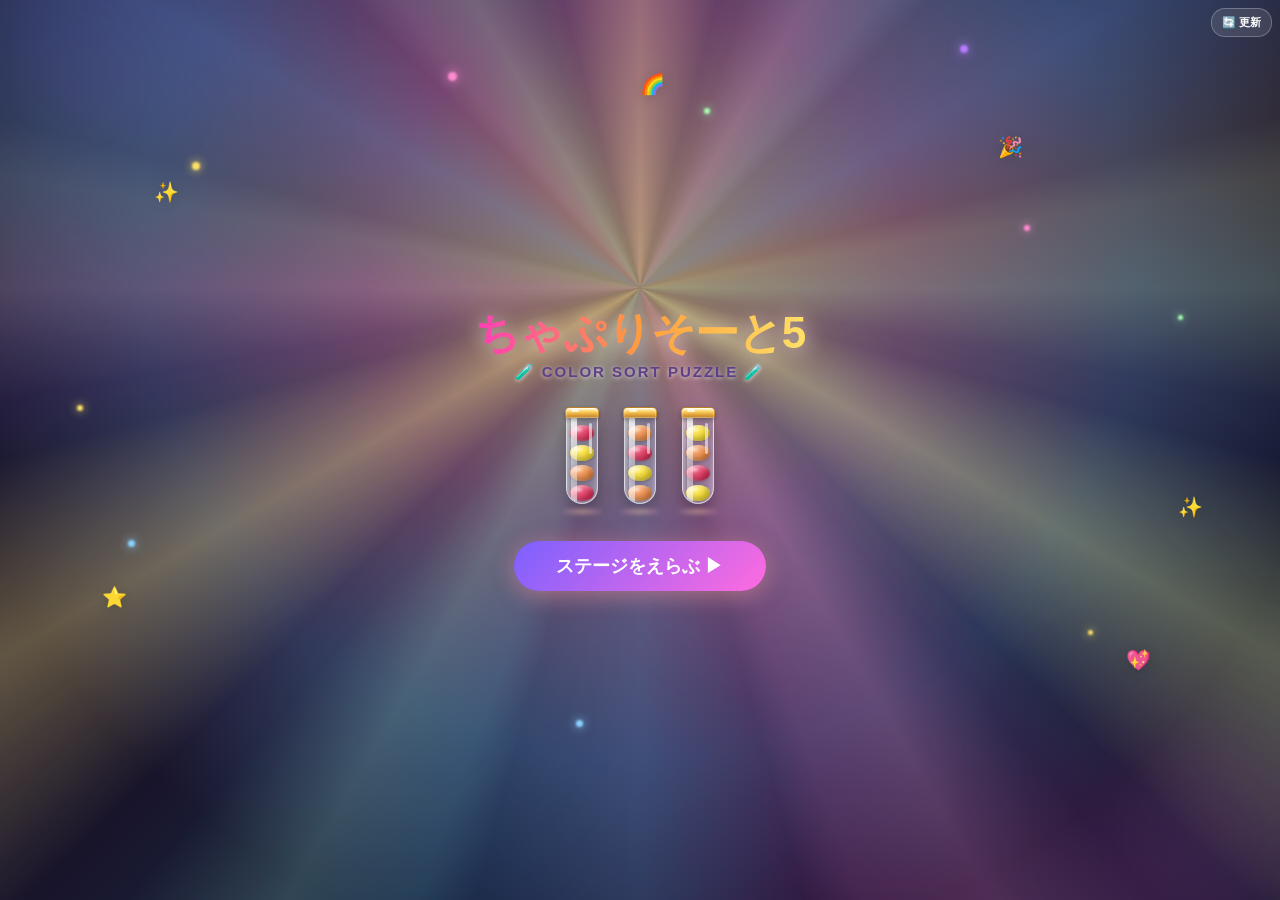
<file: csort5/index.html>
<!DOCTYPE html>
<html lang="ja">
<head>
<meta charset="UTF-8">
<meta name="viewport" content="width=device-width, initial-scale=1.0, viewport-fit=cover">
<meta http-equiv="Content-Security-Policy" content="default-src 'self'; style-src 'self' 'unsafe-inline' https://fonts.googleapis.com; font-src https://fonts.gstatic.com; script-src 'self' 'unsafe-inline'; img-src 'self' data:; connect-src 'none'; object-src 'none'; base-uri 'none'; form-action 'none'; frame-ancestors 'none';">
<meta http-equiv="X-Content-Type-Options" content="nosniff">
<meta http-equiv="X-Frame-Options" content="DENY">
<meta http-equiv="Referrer-Policy" content="no-referrer">
<meta http-equiv="Cache-Control" content="no-cache, no-store, must-revalidate">
<meta http-equiv="Pragma" content="no-cache">
<meta http-equiv="Expires" content="0">
<!--
  クリックジャッキング対策（フレームバスティング）:
  上記のX-Frame-Options / frame-ancestorsは<meta>タグ経由では
  ブラウザに無視される仕様（HTTPレスポンスヘッダーとしてのみ有効）。
  GitHub PagesはカスタムHTTPヘッダーを設定できないため、
  このページが不正なiframeに埋め込まれて操作を乗っ取られる
  （クリックジャッキング）のを防ぐ実効的な手段がJSによる対策のみとなる。
  ここでページ全体を一旦非表示にし、自分がトップ階層でなければ
  トップへ強制的に飛ばす。トップ階層であれば即座に表示を戻す。
-->
<style>html{display:none;}</style>
<script>
(function(){
  try{
    if(window.self===window.top){
      document.documentElement.style.display='block';
    } else {
      window.top.location.href=window.self.location.href;
    }
  }catch(e){
    // クロスオリジンiframe内などtop.locationへのアクセスが例外になる場合も
    // 安全側に倒して必ず表示を戻す（ページが永久に真っ白になるのを防ぐ）
    document.documentElement.style.display='block';
  }
})();
</script>
<title>ちゃぷりそーと5</title>
<link href="https://fonts.googleapis.com/css2?family=Nunito:wght@400;700;800;900&display=swap" rel="stylesheet" crossorigin="anonymous">
<style>
*,*::before,*::after{box-sizing:border-box;margin:0;padding:0;}
:root{
  --bg:#0f0c29;--accent:#ff6bdf;--accent2:#7b61ff;--gold:#ffd700;
  --text:#f0f4ff;--text2:#a0a8cc;
  --tube-glass:rgba(180,210,255,0.13);--tube-border:rgba(200,230,255,0.48);
  --tube-shine:rgba(255,255,255,0.28);--btn-bg:rgba(255,255,255,0.07);
  --btn-border:rgba(255,255,255,0.15);
}
html,body{width:100%;height:100%;font-family:'Nunito',sans-serif;background:var(--bg);color:var(--text);overflow:hidden;user-select:none;-webkit-user-select:none;}
.screen{position:absolute;inset:0;display:flex;flex-direction:column;align-items:center;justify-content:center;transition:opacity .25s,transform .25s;}
.screen.hidden{opacity:0;pointer-events:none;transform:scale(0.97);}
.bg-orbs{position:fixed;inset:0;pointer-events:none;z-index:0;overflow:hidden;}
.orb{position:absolute;border-radius:50%;filter:blur(80px);opacity:0.22;animation:orbFloat 7s ease-in-out infinite alternate;}
.orb1{width:280px;height:280px;background:#7b61ff;top:-60px;left:-60px;}
.orb2{width:240px;height:240px;background:#ff6bdf;bottom:-50px;right:-50px;animation-delay:3s;}
.orb3{width:180px;height:180px;background:#00d4ff;top:45%;left:55%;animation-delay:1.5s;}
@keyframes orbFloat{from{transform:translate(0,0) scale(1);}to{transform:translate(25px,18px) scale(1.08);}}

/* TITLE - 明るく爽やかな配色に */
#titleScreen{
  z-index:10;gap:26px;overflow:hidden;
  background:radial-gradient(ellipse at 50% 30%, rgba(255,220,150,0.55) 0%, rgba(255,160,210,0.35) 30%, rgba(140,180,255,0.22) 55%, rgba(15,12,41,0) 78%);
}
.title-rays{
  position:absolute;inset:0;z-index:-1;pointer-events:none;
  background:conic-gradient(from 0deg at 50% 32%,
    rgba(255,225,130,0.22) 0deg, rgba(255,225,130,0) 15deg,
    rgba(255,160,210,0.2) 30deg, rgba(255,160,210,0) 45deg,
    rgba(140,200,255,0.2) 60deg, rgba(140,200,255,0) 75deg,
    rgba(180,255,200,0.18) 90deg, rgba(180,255,200,0) 105deg,
    rgba(255,225,130,0.22) 120deg, rgba(255,225,130,0) 135deg,
    rgba(255,160,210,0.2) 150deg, rgba(255,160,210,0) 165deg,
    rgba(140,200,255,0.2) 180deg, rgba(140,200,255,0) 195deg,
    rgba(180,255,200,0.18) 210deg, rgba(180,255,200,0) 225deg,
    rgba(255,225,130,0.22) 240deg, rgba(255,225,130,0) 255deg,
    rgba(255,160,210,0.2) 270deg, rgba(255,160,210,0) 285deg,
    rgba(140,200,255,0.2) 300deg, rgba(140,200,255,0) 315deg,
    rgba(180,255,200,0.18) 330deg, rgba(180,255,200,0) 345deg, rgba(255,225,130,0.22) 360deg);
  animation:raysSpin 22s linear infinite;
}
.title-rays2{
  position:absolute;inset:0;z-index:-1;pointer-events:none;
  background:conic-gradient(from 0deg at 50% 32%,
    rgba(255,80,180,0.16) 0deg, rgba(255,80,180,0) 20deg,
    rgba(80,220,255,0.16) 40deg, rgba(80,220,255,0) 60deg,
    rgba(255,220,80,0.16) 80deg, rgba(255,220,80,0) 100deg,
    rgba(140,255,150,0.16) 120deg, rgba(140,255,150,0) 140deg,
    rgba(255,80,180,0.16) 160deg, rgba(255,80,180,0) 180deg,
    rgba(80,220,255,0.16) 200deg, rgba(80,220,255,0) 220deg,
    rgba(255,220,80,0.16) 240deg, rgba(255,220,80,0) 260deg,
    rgba(140,255,150,0.16) 280deg, rgba(140,255,150,0) 300deg,
    rgba(255,80,180,0.16) 320deg, rgba(255,80,180,0) 340deg, rgba(255,80,180,0.16) 360deg);
  animation:raysSpinReverse 12s linear infinite;
  mix-blend-mode:screen;
}
@keyframes raysSpinReverse{from{transform:rotate(0deg);}to{transform:rotate(-360deg);}}
.title-sparkle{position:absolute;border-radius:50%;pointer-events:none;z-index:-1;filter:blur(1px);animation:sparkleTwinkle 2.6s ease-in-out infinite;}
@keyframes sparkleTwinkle{0%,100%{opacity:0.2;transform:scale(0.7);}50%{opacity:1;transform:scale(1.2);}}
.title-emoji-float{position:absolute;pointer-events:none;z-index:-1;font-size:20px;animation:emojiFloat 5s ease-in-out infinite;filter:drop-shadow(0 2px 6px rgba(0,0,0,.15));}
@keyframes emojiFloat{0%{transform:translateY(0) rotate(0deg) scale(0.9);opacity:0;}10%{opacity:1;}50%{transform:translateY(-22px) rotate(12deg) scale(1.1);}90%{opacity:1;}100%{transform:translateY(-44px) rotate(-8deg) scale(0.9);opacity:0;}}
.main-title{font-size:clamp(24px,8vw,44px);font-weight:900;background:linear-gradient(90deg,#ff3db8,#ff9d3d,#ffe066,#3dffb8,#3d9dff,#b83dff,#ff3db8);background-size:300% auto;-webkit-background-clip:text;-webkit-text-fill-color:transparent;background-clip:text;filter:drop-shadow(0 2px 10px rgba(255,255,255,.6)) drop-shadow(0 0 22px rgba(255,180,80,.4));line-height:1.1;letter-spacing:-1px;text-align:center;animation:titleShine 4s linear infinite,titlePulse 2.2s ease-in-out infinite;}
@keyframes titleShine{0%{background-position:0% 50%;}100%{background-position:300% 50%;}}
@keyframes titlePulse{0%,100%{transform:scale(1);}50%{transform:scale(1.055);}}
.sub-title{font-size:clamp(11px,3vw,15px);margin-top:6px;font-weight:700;letter-spacing:2px;text-align:center;}
#titleScreen .sub-title{color:#5a3d8a;font-weight:800;text-shadow:0 1px 4px rgba(255,255,255,.7);}
.title-tubes{display:flex;gap:16px;justify-content:center;align-items:flex-end;perspective:600px;}
.title-tube-unit{display:flex;flex-direction:column;align-items:center;gap:0;animation:titleTubeFloat 3.2s ease-in-out infinite;}
.title-tube-unit:nth-child(2){animation-delay:.4s;}
.title-tube-unit:nth-child(3){animation-delay:.8s;}
@keyframes titleTubeFloat{0%,100%{transform:translateY(0) rotate(0deg);}50%{transform:translateY(-7px) rotate(-1.5deg);}}

/* キャップ（金属の蓋） */
.title-tube-cap{
  width:34px;height:11px;border-radius:5px 5px 2px 2px;
  background:linear-gradient(180deg,#fff8e0 0%,#ffd76b 35%,#e6a93c 70%,#c4862a 100%);
  border:1px solid rgba(180,120,30,.6);
  box-shadow:0 2px 4px rgba(0,0,0,.35),inset 0 1px 2px rgba(255,255,255,.8);
  position:relative;z-index:3;
}
.title-tube-cap::after{content:'';position:absolute;top:1px;left:15%;width:25%;height:3px;border-radius:2px;background:rgba(255,255,255,.7);}

/* ガラス管本体 */
.title-tube-preview{
  width:32px;height:88px;
  background:linear-gradient(100deg, rgba(255,255,255,.35) 0%, rgba(200,225,255,.18) 18%, rgba(180,210,255,.12) 45%, rgba(220,235,255,.22) 75%, rgba(255,255,255,.4) 100%);
  border:1.5px solid rgba(255,255,255,.65);
  border-top:none;
  border-radius:0 0 16px 16px;
  display:flex;flex-direction:column;justify-content:flex-end;
  overflow:hidden;position:relative;margin-top:-2px;
  box-shadow:0 6px 16px rgba(0,0,0,.25), inset 2px 0 6px rgba(255,255,255,.5), inset -3px 0 8px rgba(80,60,120,.15);
}
/* ガラスのハイライト（左の太い光の筋） */
.title-tube-preview::before{
  content:'';position:absolute;top:0;bottom:0;left:14%;width:6px;border-radius:3px;
  background:linear-gradient(180deg, rgba(255,255,255,.9) 0%, rgba(255,255,255,.35) 60%, rgba(255,255,255,.55) 100%);
  z-index:2;pointer-events:none;
}
/* ガラスの反射（右の細い光） */
.title-tube-preview::after{
  content:'';position:absolute;top:8%;right:18%;width:2.5px;height:35%;border-radius:2px;
  background:rgba(255,255,255,.55);z-index:2;pointer-events:none;
}
.title-tube-preview .tb{height:20px;width:100%;position:relative;flex-shrink:0;}
.title-tube-preview .tb-ball{
  position:absolute;inset:2px 3px;border-radius:50%;
  box-shadow:inset -3px -3px 6px rgba(0,0,0,.3), inset 2px 2px 5px rgba(255,255,255,.55), 0 1px 3px rgba(0,0,0,.2);
}
.title-tube-preview .tb-ball::after{
  content:'';position:absolute;top:16%;left:20%;width:32%;height:22%;
  background:rgba(255,255,255,.65);border-radius:50%;filter:blur(1.5px);
}

/* 台座 */
.title-tube-stand{
  width:42px;height:7px;border-radius:50%;
  background:radial-gradient(ellipse at center, rgba(255,220,150,.5) 0%, rgba(255,180,210,.25) 50%, transparent 80%);
  filter:blur(2px);margin-top:4px;
}
.btn-primary{background:linear-gradient(135deg,#7b61ff,#ff6bdf);border:none;border-radius:50px;color:#fff;font-family:'Nunito',sans-serif;font-size:18px;font-weight:800;padding:13px 42px;cursor:pointer;box-shadow:0 4px 24px rgba(255,150,80,.45),0 4px 22px rgba(123,97,255,.35);transition:transform .1s;touch-action:manipulation;animation:btnGlowPulse 1.8s ease-in-out infinite;}
@keyframes btnGlowPulse{0%,100%{box-shadow:0 4px 24px rgba(255,150,80,.45),0 4px 22px rgba(123,97,255,.35);}50%{box-shadow:0 4px 30px rgba(255,150,80,.75),0 4px 32px rgba(123,97,255,.65),0 0 40px rgba(255,107,223,.5);}}
.btn-primary:active{transform:scale(0.95);}

/* STAGE SELECT */
#stageScreen{z-index:10;justify-content:flex-start;padding:env(safe-area-inset-top,0) 0 env(safe-area-inset-bottom,0);}
.stage-header{width:100%;padding:13px 15px 9px;display:flex;align-items:center;gap:10px;background:rgba(15,12,41,.8);backdrop-filter:blur(8px);border-bottom:1px solid var(--btn-border);}
.stage-header h2{font-size:18px;font-weight:900;background:linear-gradient(90deg,#ff6bdf,#7b61ff);-webkit-background-clip:text;-webkit-text-fill-color:transparent;background-clip:text;flex:1;text-align:center;}
.btn-icon{background:var(--btn-bg);border:1px solid var(--btn-border);border-radius:11px;color:var(--text);font-size:16px;width:37px;height:37px;display:flex;align-items:center;justify-content:center;cursor:pointer;transition:transform .1s;touch-action:manipulation;flex-shrink:0;}
.btn-icon:active{transform:scale(0.9);}
.stage-grid-wrap{width:100%;flex:1;overflow-y:auto;-webkit-overflow-scrolling:touch;padding:12px 10px 20px;}
.stage-grid{display:grid;grid-template-columns:repeat(5,1fr);gap:7px;max-width:400px;margin:0 auto;}
.stage-cell{aspect-ratio:1;border-radius:12px;background:var(--btn-bg);border:1.5px solid var(--btn-border);display:flex;flex-direction:column;align-items:center;justify-content:center;cursor:pointer;transition:transform .12s;gap:1px;touch-action:manipulation;position:relative;}
.stage-cell:active{transform:scale(0.91);}
.stage-cell.cleared{border-color:var(--accent2);background:rgba(123,97,255,.12);}
.stage-cell.perfect{border-color:var(--gold);background:rgba(255,215,0,.09);}
.stage-num{font-size:13px;font-weight:800;}
.stage-stars{font-size:9px;}
.stage-diff{position:absolute;top:3px;right:4px;font-size:6px;color:var(--text2);font-weight:700;}
.stage-gimmick{position:absolute;bottom:3px;left:50%;transform:translateX(-50%);font-size:9px;}
.diff-1{color:#6bcb77;}.diff-2{color:#74b9ff;}.diff-3{color:#fdcb6e;}.diff-4{color:#ff7675;}.diff-5{color:#e17055;}

/* GAME */
#gameScreen{z-index:10;justify-content:flex-start;padding:env(safe-area-inset-top,0) 0 env(safe-area-inset-bottom,0);}
.game-header{width:100%;padding:10px 13px 8px;display:flex;align-items:center;justify-content:space-between;background:rgba(15,12,41,.82);backdrop-filter:blur(8px);border-bottom:1px solid var(--btn-border);flex-shrink:0;}
.game-label{font-size:9px;font-weight:700;color:var(--text2);letter-spacing:1px;}
.game-val{font-size:18px;font-weight:900;color:var(--text);line-height:1;}
.game-val.accent{color:var(--accent);}
.game-area{flex:1;width:100%;display:flex;flex-direction:column;align-items:center;justify-content:center;padding:8px 5px 5px;overflow:hidden;}
.tubes-container{display:flex;flex-wrap:wrap;gap:5px;justify-content:center;align-items:flex-end;width:100%;}

/* TUBE BASE */
.tube-wrap{display:flex;flex-direction:column;align-items:center;gap:3px;cursor:pointer;touch-action:manipulation;position:relative;}
.tube-cap{height:9px;background:linear-gradient(180deg,rgba(200,230,255,.5) 0%,rgba(150,190,240,.25) 100%);border:1.5px solid var(--tube-border);border-bottom:none;border-radius:4px 4px 0 0;transform:scaleY(0);transform-origin:bottom;transition:transform .4s cubic-bezier(.34,1.56,.64,1),opacity .4s;opacity:0;z-index:2;}
.tube-cap.capped{transform:scaleY(1);opacity:1;}
.tube-body{background:var(--tube-glass);border:2px solid var(--tube-border);border-top:none;position:relative;overflow:visible;transition:border-color .2s,box-shadow .2s;}
.tube-body::before{content:'';position:absolute;top:0;bottom:0;left:18%;width:5px;border-radius:3px;background:var(--tube-shine);pointer-events:none;z-index:1;}
.tube-body.selected{border-color:#fff;box-shadow:0 0 0 2px rgba(255,255,255,.42),0 0 18px rgba(255,255,255,.16);}
.tube-body.can-recv{border-color:#6bcb77;box-shadow:0 0 0 2px rgba(107,203,119,.42),0 0 14px rgba(107,203,119,.18);}
.tube-body.no-recv{animation:shake .35s ease;}
@keyframes shake{0%,100%{transform:translateX(0)}20%{transform:translateX(-5px)}40%{transform:translateX(5px)}60%{transform:translateX(-4px)}80%{transform:translateX(4px)}}
.tube-inner{position:absolute;inset:0;overflow:hidden;border-radius:inherit;}
.tube-balls{position:absolute;bottom:0;left:0;right:0;display:flex;flex-direction:column-reverse;}
.ball{width:100%;display:flex;align-items:center;justify-content:center;flex-shrink:0;position:relative;}
.ball-inner{border-radius:50%;position:relative;box-shadow:inset -3px -3px 8px rgba(0,0,0,.28),inset 2px 2px 6px rgba(255,255,255,.36);}
.ball-inner::after{content:'';position:absolute;top:18%;left:20%;width:30%;height:20%;background:rgba(255,255,255,.5);border-radius:50%;filter:blur(2px);}

/* ===== GIMMICK: FROZEN（固定玉）===== */
.ball-frozen{box-shadow:inset -3px -3px 8px rgba(0,0,0,.28),inset 2px 2px 6px rgba(255,255,255,.36),0 0 0 2px rgba(255,255,255,.55);}
.frozen-pin{position:absolute;top:50%;left:50%;transform:translate(-50%,-50%);font-size:60%;filter:drop-shadow(0 1px 2px rgba(0,0,0,.6));pointer-events:none;z-index:2;}

/* ===== GIMMICK: GHOST（透明玉）===== */
.ball-ghost{border:1.5px dashed rgba(255,255,255,.55);box-shadow:inset 0 0 8px rgba(255,255,255,.25),0 0 6px rgba(180,200,255,.35);animation:ghostFloat 2.4s ease-in-out infinite;}
.ghost-mark{position:absolute;top:50%;left:50%;transform:translate(-50%,-50%);font-size:62%;font-weight:900;color:rgba(255,255,255,.85);text-shadow:0 1px 3px rgba(0,0,0,.5);pointer-events:none;}
@keyframes ghostFloat{0%,100%{opacity:0.75;}50%{opacity:1;}}
/* 透明玉が公開される瞬間の演出 */
@keyframes ghostReveal{0%{transform:scale(1);filter:brightness(2.2) saturate(0);}60%{transform:scale(1.18);filter:brightness(1.4) saturate(0.6);}100%{transform:scale(1);filter:brightness(1) saturate(1);}}
.ball-revealing{animation:ghostReveal .5s ease;}

/* ===== GIMMICK: RAINBOW（虹色玉）===== */
.ball-rainbow{
  background:conic-gradient(from 0deg,#ff6b6b,#ffd93d,#6bcf7f,#4ecdc4,#556fb5,#c44fd1,#ff6b6b)!important;
  animation:rainbowSpin 3s linear infinite;
  box-shadow:inset -3px -3px 8px rgba(0,0,0,.2),inset 2px 2px 6px rgba(255,255,255,.5),0 0 8px rgba(255,255,255,.5);
}
@keyframes rainbowSpin{0%{filter:hue-rotate(0deg);}100%{filter:hue-rotate(360deg);}}
.rainbow-mark{position:absolute;top:50%;left:50%;transform:translate(-50%,-50%);font-size:60%;color:rgba(255,255,255,.95);text-shadow:0 1px 3px rgba(0,0,0,.5);pointer-events:none;filter:drop-shadow(0 0 3px rgba(255,255,255,.8));}

/* ===== GIMMICK: CURTAIN ===== */
.tube-curtain{position:absolute;inset:0;z-index:10;background:linear-gradient(160deg,#6c3483 0%,#4a235a 40%,#7d3c98 100%);border-radius:inherit;display:flex;flex-direction:column;align-items:center;justify-content:center;gap:4px;overflow:hidden;}
.tube-curtain::before{content:'';position:absolute;inset:0;background:repeating-linear-gradient(180deg,rgba(255,255,255,0.04) 0px,rgba(255,255,255,0.04) 3px,transparent 3px,transparent 10px);}
.tube-curtain::after{content:'';position:absolute;top:0;left:10%;width:80%;height:100%;background:linear-gradient(90deg,transparent 0%,rgba(255,255,255,0.07) 50%,transparent 100%);}
.curtain-icon{font-size:22px;z-index:1;filter:drop-shadow(0 2px 4px rgba(0,0,0,.4));}
.curtain-label{font-size:9px;font-weight:800;color:rgba(255,255,255,.7);letter-spacing:1px;z-index:1;}
.tube-curtain.dropping{animation:curtainDrop .6s cubic-bezier(.4,0,.2,1) forwards;}
@keyframes curtainDrop{0%{transform:translateY(0);opacity:1;}60%{transform:translateY(110%);opacity:1;}100%{transform:translateY(110%);opacity:0;pointer-events:none;}}

/* ===== GIMMICK: LOCK ===== */
.tube-lock-overlay{position:absolute;top:0;left:0;right:0;z-index:10;display:flex;flex-direction:column;align-items:center;pointer-events:none;}
.lock-bar{width:100%;height:28px;background:linear-gradient(180deg,rgba(180,120,20,.85),rgba(140,90,10,.85));border:1.5px solid rgba(255,215,0,.4);display:flex;align-items:center;justify-content:center;gap:4px;position:relative;}
.lock-bar::after{content:'';position:absolute;left:10%;right:10%;bottom:0;height:1px;background:rgba(255,215,0,.25);}
.lock-icon{font-size:14px;filter:drop-shadow(0 1px 3px rgba(0,0,0,.5));}
.lock-color-dot{width:12px;height:12px;border-radius:50%;border:1.5px solid rgba(255,255,255,.5);flex-shrink:0;box-shadow:0 0 4px currentColor;}
.lock-bar.unlocking{animation:lockPop .5s cubic-bezier(.34,1.56,.64,1) forwards;}
@keyframes lockPop{0%{transform:translateY(0) scale(1);opacity:1;}30%{transform:translateY(-8px) scale(1.1);opacity:1;}100%{transform:translateY(-40px) scale(0.5);opacity:0;}}

/* ===== GIMMICK: MAGNET ===== */
/* 試験管の底に磁石バーを表示。反発色のボールは入れられない */
.tube-magnet-bar{
  position:absolute;bottom:0;left:0;right:0;z-index:8;
  height:20px;
  background:linear-gradient(180deg,rgba(200,30,30,0.0) 0%,rgba(200,30,30,0.85) 40%,rgba(160,10,10,0.95) 100%);
  display:flex;align-items:center;justify-content:center;gap:4px;
  border-top:1.5px solid rgba(255,100,100,.5);
  pointer-events:none;
}
/* 磁石のU字形をCSSで表現 */
.magnet-icon{
  font-size:12px;
  filter:drop-shadow(0 0 4px rgba(255,80,80,0.8));
  z-index:1;
}
.magnet-repel-dot{
  width:10px;height:10px;border-radius:50%;
  border:1.5px solid rgba(255,255,255,.6);
  flex-shrink:0;
  box-shadow:0 0 5px currentColor, 0 0 10px currentColor;
  z-index:1;
}
/* 反発エフェクト：弾かれるボールのアニメーション */
@keyframes repelBounce{
  0%{transform:translateY(0) scale(1);}
  30%{transform:translateY(-14px) scale(1.1);}
  55%{transform:translateY(-6px) scale(0.95);}
  75%{transform:translateY(-10px) scale(1.05);}
  100%{transform:translateY(0) scale(1);}
}
.repel-flash{animation:repelBounce .45s cubic-bezier(.36,.07,.19,.97);}
/* 反発エフェクト：磁石の光る演出 */
@keyframes magnetPulse{
  0%,100%{box-shadow:0 0 6px 2px rgba(255,60,60,.4);}
  50%{box-shadow:0 0 18px 6px rgba(255,60,60,.85);}
}
.tube-body.magnet-active .tube-magnet-bar{animation:magnetPulse .4s ease;}

/* FOOTER */
.game-footer{width:100%;padding:8px 9px;display:flex;align-items:center;justify-content:center;gap:7px;background:rgba(15,12,41,.82);backdrop-filter:blur(8px);border-top:1px solid var(--btn-border);flex-shrink:0;flex-wrap:wrap;}
.btn-game{background:var(--btn-bg);border:1.5px solid var(--btn-border);border-radius:17px;color:var(--text);font-family:'Nunito',sans-serif;font-size:11px;font-weight:800;padding:6px 12px;cursor:pointer;display:flex;align-items:center;gap:3px;transition:transform .1s;touch-action:manipulation;white-space:nowrap;}
.btn-game:active{transform:scale(0.92);}
.btn-game:disabled{opacity:0.38;cursor:default;}
.btn-add{border-color:rgba(107,203,119,.4);background:rgba(107,203,119,.07);}
.hint-badge{font-size:8px;color:var(--text2);background:rgba(255,215,0,.14);border-radius:6px;padding:1px 3px;}

/* LEGEND BAR */
.legend-bar{width:100%;padding:4px 10px;display:flex;align-items:center;gap:10px;flex-wrap:wrap;justify-content:center;background:rgba(15,12,41,.5);border-top:1px solid rgba(255,255,255,.05);flex-shrink:0;}
.legend-item{display:flex;align-items:center;gap:3px;font-size:9px;color:var(--text2);font-weight:700;}

/* CLEAR - 明るく豪華に一新 */
#clearScreen{
  z-index:20;
  background:radial-gradient(ellipse at 50% 40%, rgba(255,235,150,0.35) 0%, rgba(255,180,220,0.22) 35%, rgba(15,12,41,0) 70%);
}
#clearScreen.show-bg{animation:clearBgFlash .6s ease both;}
@keyframes clearBgFlash{
  0%{background:radial-gradient(ellipse at 50% 40%, rgba(255,255,255,0.9) 0%, rgba(255,220,150,0.6) 30%, rgba(15,12,41,0) 65%);}
  100%{background:radial-gradient(ellipse at 50% 40%, rgba(255,235,150,0.35) 0%, rgba(255,180,220,0.22) 35%, rgba(15,12,41,0) 70%);}
}
.clear-rays{
  position:absolute;inset:0;z-index:-1;pointer-events:none;
  background:conic-gradient(from 0deg at 50% 42%,
    rgba(255,235,150,0.18) 0deg, rgba(255,235,150,0) 12deg,
    rgba(255,180,220,0.16) 24deg, rgba(255,180,220,0) 36deg,
    rgba(150,220,255,0.16) 48deg, rgba(150,220,255,0) 60deg,
    rgba(255,235,150,0.18) 72deg, rgba(255,235,150,0) 84deg,
    rgba(255,180,220,0.16) 96deg, rgba(255,180,220,0) 108deg,
    rgba(150,220,255,0.16) 120deg, rgba(150,220,255,0) 132deg,
    rgba(255,235,150,0.18) 144deg, rgba(255,235,150,0) 156deg,
    rgba(255,180,220,0.16) 168deg, rgba(255,180,220,0) 180deg,
    rgba(150,220,255,0.16) 192deg, rgba(150,220,255,0) 204deg,
    rgba(255,235,150,0.18) 216deg, rgba(255,235,150,0) 228deg,
    rgba(255,180,220,0.16) 240deg, rgba(255,180,220,0) 252deg,
    rgba(150,220,255,0.16) 264deg, rgba(150,220,255,0) 276deg,
    rgba(255,235,150,0.18) 288deg, rgba(255,235,150,0) 300deg,
    rgba(255,180,220,0.16) 312deg, rgba(255,180,220,0) 324deg,
    rgba(150,220,255,0.16) 336deg, rgba(150,220,255,0) 348deg, rgba(255,235,150,0.18) 360deg);
  animation:raysSpin 14s linear infinite;
  opacity:0.8;
}
@keyframes raysSpin{from{transform:rotate(0deg);}to{transform:rotate(360deg);}}

.clear-box{
  text-align:center;padding:30px 24px;
  background:linear-gradient(165deg, rgba(40,30,70,.92) 0%, rgba(25,18,55,.94) 100%);
  backdrop-filter:blur(14px);
  border-radius:28px;
  border:2px solid rgba(255,215,120,.55);
  box-shadow:0 0 0 1px rgba(255,255,255,.08) inset, 0 8px 40px rgba(255,180,80,.25), 0 0 60px rgba(255,107,223,.15);
  max-width:320px;width:90%;
  animation:clearPop .55s cubic-bezier(.34,1.56,.64,1) both;
  position:relative;overflow:hidden;
}
.clear-box::before{
  content:'';position:absolute;inset:0;
  background:linear-gradient(120deg, transparent 30%, rgba(255,255,255,.12) 45%, rgba(255,255,255,.2) 50%, rgba(255,255,255,.12) 55%, transparent 70%);
  background-size:200% 200%;
  animation:clearShine 2.4s ease-in-out infinite;
  pointer-events:none;
}
@keyframes clearShine{0%{background-position:200% 0;}100%{background-position:-50% 0;}}
@keyframes clearPop{from{opacity:0;transform:scale(0.6) rotate(-3deg);}to{opacity:1;transform:scale(1) rotate(0deg);}}

.c-emoji{font-size:58px;display:block;animation:bounce .7s ease .25s both, emojiGlow 1.8s ease-in-out .9s infinite;filter:drop-shadow(0 0 16px rgba(255,215,120,.7));}
@keyframes bounce{0%{transform:scale(0)}60%{transform:scale(1.22)}80%{transform:scale(.95)}100%{transform:scale(1)}}
@keyframes emojiGlow{0%,100%{filter:drop-shadow(0 0 10px rgba(255,215,120,.5));}50%{filter:drop-shadow(0 0 24px rgba(255,215,120,.9));}}

.c-msg{
  font-size:clamp(21px,6vw,30px);font-weight:900;margin:11px 0 4px;
  background:linear-gradient(90deg,#ffd700,#ff8a3d,#ff6bdf,#ffd700);
  background-size:300% auto;
  -webkit-background-clip:text;-webkit-text-fill-color:transparent;background-clip:text;
  line-height:1.2;
  animation:msgShimmer 2.5s linear infinite;
  text-shadow:0 0 30px rgba(255,215,120,.3);
}
@keyframes msgShimmer{0%{background-position:0% center;}100%{background-position:300% center;}}

.c-sub{font-size:15px;color:#ffe9b8;font-weight:700;margin-bottom:14px;}
.c-stats{display:flex;gap:18px;justify-content:center;margin-bottom:16px;}
.c-stat-num{font-size:23px;font-weight:900;background:linear-gradient(135deg,#ffd76b,#ff6bdf);-webkit-background-clip:text;-webkit-text-fill-color:transparent;background-clip:text;}
.c-stat-lbl{font-size:10px;color:#cbb8e8;font-weight:700;}
.c-stars{font-size:28px;margin-bottom:16px;letter-spacing:4px;filter:drop-shadow(0 0 10px rgba(255,215,0,.6));animation:starsPop .6s cubic-bezier(.34,1.56,.64,1) .4s both;}
@keyframes starsPop{0%{transform:scale(0.3);opacity:0;}100%{transform:scale(1);opacity:1;}}
.c-btns{display:flex;gap:8px;flex-wrap:wrap;justify-content:center;}
.btn-cnext{background:linear-gradient(135deg,#ffae00,#ff6bdf);border:none;border-radius:18px;color:#fff;font-family:'Nunito',sans-serif;font-size:14px;font-weight:800;padding:11px 20px;cursor:pointer;touch-action:manipulation;transition:transform .1s;box-shadow:0 4px 16px rgba(255,150,80,.4);}
.btn-cnext:active{transform:scale(0.93);}
.btn-csel{background:rgba(255,255,255,.1);border:1.5px solid rgba(255,255,255,.25);border-radius:18px;color:#fff;font-family:'Nunito',sans-serif;font-size:14px;font-weight:800;padding:11px 18px;cursor:pointer;touch-action:manipulation;transition:transform .1s;}
.btn-csel:active{transform:scale(0.93);}
.toast{position:fixed;bottom:88px;left:50%;transform:translateX(-50%) translateY(10px);background:rgba(26,21,96,.96);border:1.5px solid var(--btn-border);border-radius:17px;padding:8px 16px;color:var(--text);font-weight:700;font-size:12px;z-index:200;opacity:0;pointer-events:none;transition:opacity .2s,transform .2s;max-width:90vw;text-align:center;}

/* 強制リロードボタン：全画面共通で右上固定表示 */
.force-reload-btn{
  position:fixed;top:calc(env(safe-area-inset-top,0) + 8px);right:8px;z-index:500;
  background:rgba(255,255,255,.1);border:1.5px solid rgba(255,255,255,.25);
  border-radius:14px;color:#fff;font-family:'Nunito',sans-serif;
  font-size:11px;font-weight:800;padding:6px 10px;cursor:pointer;
  backdrop-filter:blur(6px);transition:transform .1s,background .15s;
  touch-action:manipulation;
}
.force-reload-btn:active{transform:scale(0.92);background:rgba(255,255,255,.2);}
.force-reload-btn.reloading{animation:reloadSpin .6s linear infinite;}
@keyframes reloadSpin{0%{transform:rotate(0deg);}100%{transform:rotate(360deg);}}
.toast.show{opacity:1;transform:translateX(-50%) translateY(0);}
#confettiCanvas{position:fixed;inset:0;pointer-events:none;z-index:19;}
#fireworksCanvas{position:fixed;inset:0;pointer-events:none;z-index:18;}
.flying-ball{position:fixed;z-index:9999;border-radius:50%;pointer-events:none;box-shadow:inset -3px -3px 8px rgba(0,0,0,.28),inset 2px 2px 6px rgba(255,255,255,.36);}
.flying-ball::after{content:'';position:absolute;top:18%;left:20%;width:30%;height:20%;background:rgba(255,255,255,.5);border-radius:50%;filter:blur(2px);}
.fly-badge{position:absolute;right:-4px;top:-4px;background:#fff;color:#333;border-radius:50%;width:16px;height:16px;font-size:9px;font-weight:900;display:flex;align-items:center;justify-content:center;}
</style>
</head>
<body>
<div class="bg-orbs"><div class="orb orb1"></div><div class="orb orb2"></div><div class="orb orb3"></div></div>
<canvas id="confettiCanvas"></canvas>
<canvas id="fireworksCanvas"></canvas>

<!-- 強制リロードボタン（常時表示・キャッシュを無視して最新版を取得） -->
<button id="btnForceReload" class="force-reload-btn" title="最新版に更新">🔄 更新</button>

<!-- TITLE -->
<div class="screen" id="titleScreen">
  <div class="title-rays"></div>
  <div class="title-rays2"></div>
  <div class="title-sparkle" style="width:8px;height:8px;top:18%;left:15%;background:#ffe066;box-shadow:0 0 10px #ffe066;animation-delay:0s;"></div>
  <div class="title-sparkle" style="width:6px;height:6px;top:25%;left:80%;background:#ff8ad1;box-shadow:0 0 10px #ff8ad1;animation-delay:.6s;"></div>
  <div class="title-sparkle" style="width:7px;height:7px;top:60%;left:10%;background:#8ad1ff;box-shadow:0 0 10px #8ad1ff;animation-delay:1.2s;"></div>
  <div class="title-sparkle" style="width:5px;height:5px;top:70%;left:85%;background:#ffe066;box-shadow:0 0 10px #ffe066;animation-delay:1.8s;"></div>
  <div class="title-sparkle" style="width:6px;height:6px;top:12%;left:55%;background:#a8ffb0;box-shadow:0 0 10px #a8ffb0;animation-delay:.9s;"></div>
  <div class="title-sparkle" style="width:9px;height:9px;top:8%;left:35%;background:#ff8ad1;box-shadow:0 0 12px #ff8ad1;animation-delay:.3s;"></div>
  <div class="title-sparkle" style="width:5px;height:5px;top:35%;left:92%;background:#a8ffb0;box-shadow:0 0 10px #a8ffb0;animation-delay:1.5s;"></div>
  <div class="title-sparkle" style="width:7px;height:7px;top:80%;left:45%;background:#8ad1ff;box-shadow:0 0 10px #8ad1ff;animation-delay:2.1s;"></div>
  <div class="title-sparkle" style="width:6px;height:6px;top:45%;left:6%;background:#ffe066;box-shadow:0 0 10px #ffe066;animation-delay:.45s;"></div>
  <div class="title-sparkle" style="width:8px;height:8px;top:5%;left:75%;background:#b87bff;box-shadow:0 0 12px #b87bff;animation-delay:1.05s;"></div>
  <div class="title-emoji-float" style="top:20%;left:12%;animation-delay:0s;">✨</div>
  <div class="title-emoji-float" style="top:15%;left:78%;animation-delay:1s;">🎉</div>
  <div class="title-emoji-float" style="top:65%;left:8%;animation-delay:2s;">⭐</div>
  <div class="title-emoji-float" style="top:8%;left:50%;animation-delay:1.6s;">🌈</div>
  <div class="title-emoji-float" style="top:72%;left:88%;animation-delay:.6s;">💖</div>
  <div class="title-emoji-float" style="top:55%;left:92%;animation-delay:2.6s;">✨</div>
  <div><div class="main-title">ちゃぷりそーと5</div><div class="sub-title">🧪 COLOR SORT PUZZLE 🧪</div></div>
  <div class="title-tubes" id="titleTubes"></div>
  <button class="btn-primary" id="btnStart">ステージをえらぶ ▶</button>
</div>

<!-- STAGE SELECT -->
<div class="screen hidden" id="stageScreen">
  <div class="stage-header">
    <button class="btn-icon" id="btnBackToTitle">←</button>
    <h2>ちゃぷりそーと5</h2>
    <div style="width:37px"></div>
  </div>
  <div class="stage-grid-wrap">
    <div style="max-width:400px;margin:0 auto;padding:8px 0 4px;">
      <div style="display:flex;gap:10px;flex-wrap:wrap;justify-content:center;font-size:10px;color:var(--text2);font-weight:700;padding:0 4px 8px;">
        <span>🟣カーテン</span><span>🔒ロック</span><span>🧲磁石</span><span>📌固定玉</span><span>👻透明玉</span><span>⭐5個玉</span>
      </div>
    </div>
    <div class="stage-grid" id="stageGrid"></div>
  </div>
</div>

<!-- GAME -->
<div class="screen hidden" id="gameScreen">
  <div class="game-header">
    <div><div class="game-label">STAGE</div><div class="game-val" id="hStage">1</div></div>
    <div style="text-align:center"><div class="game-label">てかず</div><div class="game-val accent" id="hMoves">0</div></div>
    <div style="display:flex;gap:5px">
      <button class="btn-icon" id="btnReset">🔄</button>
      <button class="btn-icon" id="btnGoSelect">☰</button>
    </div>
  </div>
  <div class="game-area"><div class="tubes-container" id="tubesCont"></div></div>
  <div class="legend-bar" id="legendBar"></div>
  <div class="game-footer">
    <button class="btn-game" id="btnUndo">↩ もどす</button>
    <button class="btn-game" id="hintBtn">💡 ヒント <span class="hint-badge" id="hintBadge">3</span></button>
    <button class="btn-game btn-add" id="addBtn">🧪＋ <span id="addBadge">(0/3)</span></button>
  </div>
</div>

<!-- CLEAR -->
<div class="screen hidden" id="clearScreen">
  <div class="clear-rays"></div>
  <div class="clear-box">
    <span class="c-emoji" id="cEmoji">🎉</span>
    <div class="c-msg" id="cMsg">ちゃぷりすごい！</div>
    <div class="c-sub" id="cSub">Stage 1 クリア！</div>
    <div class="c-stars" id="cStars">⭐⭐⭐</div>
    <div class="c-stats">
      <div class="c-stat"><div class="c-stat-num" id="cMoves">0</div><div class="c-stat-lbl">てかず</div></div>
      <div class="c-stat"><div class="c-stat-num" id="cHints">0</div><div class="c-stat-lbl">ヒント</div></div>
    </div>
    <div class="c-btns">
      <button class="btn-cnext" id="btnNext">つぎへ ▶</button>
      <button class="btn-csel" id="btnClearSelect">ステージ選択</button>
    </div>
  </div>
</div>
<div class="toast" id="toast"></div>

<!-- カスタム確認モーダル -->
<div id="modalOverlay" style="display:none;position:fixed;inset:0;background:rgba(0,0,0,.6);z-index:300;align-items:center;justify-content:center;">
  <div style="background:rgba(15,12,41,.96);border:1.5px solid rgba(255,255,255,.15);border-radius:20px;padding:24px 22px;max-width:280px;width:88%;text-align:center;font-family:'Nunito',sans-serif;">
    <div id="modalMsg" style="font-size:15px;font-weight:700;color:#f0f4ff;margin-bottom:18px;line-height:1.5;"></div>
    <div style="display:flex;gap:10px;justify-content:center;">
      <button id="modalOk" style="background:linear-gradient(135deg,#7b61ff,#ff6bdf);border:none;border-radius:14px;color:#fff;font-family:'Nunito',sans-serif;font-size:14px;font-weight:800;padding:9px 22px;cursor:pointer;">はい</button>
      <button id="modalCancel" style="background:rgba(255,255,255,.07);border:1.5px solid rgba(255,255,255,.15);border-radius:14px;color:#f0f4ff;font-family:'Nunito',sans-serif;font-size:14px;font-weight:800;padding:9px 18px;cursor:pointer;">キャンセル</button>
    </div>
  </div>
</div>

<script>
"use strict";
/* ============================================================
   COLORS (9 colors)
   ============================================================ */
const COLORS=[
  null,
  {h:'#E6194B'},{h:'#F58231'},{h:'#FFE119'},
  {h:'#3CB44B'},{h:'#42D4F4'},{h:'#4363D8'},
  {h:'#911EB4'},{h:'#FF4FA0'},{h:'#8D6E63'},
  {h:'#9E9E9E'},{h:'#F5F5F0'}
];

/* ============================================================
   GIMMICK TYPES
   ============================================================ */
const GIMMICK={NONE:0,CURTAIN:1,LOCK:2,MAGNET:3,FROZEN:4,GHOST:5,RAINBOW:6};
const TOTAL_STAGES=400;
const MIN_STAGE=301;

/* ============================================================
   ボール単位ギミック：セル値エンコード方式
   1-99      : 通常色（最大99色まで対応）
   1000-1099 : FROZEN（固定玉）底に固定され動かせない。色は常に見える
   2000-2099 : GHOST（透明玉）色は裏で確定済みだが、未公開の間は「？」表示。
               一番上（操作可能位置）に来た瞬間に公開され、以後は通常色として振る舞う
   3000      : RAINBOW（虹色玉）どんな色とも合体できる万能玉。色情報を持たない
               単一の特殊値（元の色は破棄される＝どの色にでも「なれる」ため不要）
   ※ FROZEN_BASE/GHOST_BASE/RAINBOW_BASEはセル値のエンコード基準値であり、
     ステージ番号（301〜400）とは無関係。
   ============================================================ */
const FROZEN_BASE=1000, GHOST_BASE=2000, RAINBOW_BASE=3000;
function isFrozen(cell){return cell>=FROZEN_BASE&&cell<FROZEN_BASE+100;}
function isGhost(cell){return cell>=GHOST_BASE&&cell<GHOST_BASE+100;}
function isRainbow(cell){return cell===RAINBOW_BASE;}
function realColor(cell){
  if(isFrozen(cell))return cell-FROZEN_BASE;
  if(isGhost(cell))return cell-GHOST_BASE;
  return cell; // RAINBOWはそのまま300（実色を持たないセンチネル値）
}
function encodeFrozen(color){return FROZEN_BASE+color;}
function encodeGhost(color){return GHOST_BASE+color;}

/* ============================================================
   RNG (seeded Mulberry32)
   ============================================================ */
function mulberry32(seed){
  let a=seed|0;
  return ()=>{
    a=(a+0x6D2B79F5)|0;
    let t=Math.imul(a^(a>>>15),1|a);
    t=t+Math.imul(t^(t>>>7),61|t)^t;
    return((t^(t>>>14))>>>0)/4294967296;
  };
}

/* ============================================================
   STAGE CONFIG
   ============================================================ */
function stageConfig(s){
  // RAINBOW（虹色玉：どんな色にも合体できる万能玉） 201-220
  if(s<=210) return{c:5,t:7,e:2,g:GIMMICK.RAINBOW,gc:1,cap:4};
  if(s<=220) return{c:6,t:8,e:2,g:GIMMICK.RAINBOW,gc:2,cap:4};
  // MIX4（全ギミック完全総力戦：カーテン・ロック・磁石・固定玉・透明玉・虹色玉） 221-240
  if(s<=230) return{c:7,t:10,e:3,g:'MIX4',gc:5,cap:5};
  if(s<=240) return{c:7,t:11,e:4,g:'MIX4',gc:6,cap:5};
  // MIX5（更に色数・管数を増やした上級総力戦） 241-260
  if(s<=250) return{c:8,t:12,e:4,g:'MIX5',gc:6,cap:5,fc:1,gh:3,rc:2};
  if(s<=260) return{c:9,t:13,e:4,g:'MIX5',gc:7,cap:5,fc:2,gh:3,rc:2};
  // MIX6（さらに難度上昇） 261-280
  if(s<=270) return{c:9,t:14,e:5,g:'MIX6',gc:8,cap:5,fc:2,gh:4,rc:3};
  if(s<=280) return{c:10,t:15,e:5,g:'MIX6',gc:9,cap:5,fc:2,gh:4,rc:3};
  // MIX7（最終エンドコンテンツ：色数・管数・ギミック密度すべて最大） 281-300
  if(s<=290) return{c:10,t:16,e:6,g:'MIX7',gc:10,cap:5,fc:3,gh:5,rc:3};
  if(s<=300) return{c:11,t:17,e:6,g:'MIX7',gc:11,cap:5,fc:3,gh:5,rc:4};
  // 301-400：280〜300と同じ難度帯を21ステージ周期で繰り返す（同レベルの新規ステージ）
  if(s<=400) return stageConfig(280+((s-301)%21));
  return{c:11,t:17,e:6,g:'MIX7',gc:11,cap:5,fc:3,gh:5,rc:4};
}

/* ============================================================
   STAGE GENERATOR
   安全保証：
   - CURTAIN/LOCK のトリガー色はギミック管の外に4個確保
   - MAGNET の反発色はギミック管自身の中に含まれる色から選ぶ
     （その管を完成させること自体は阻害しない = 外から入れられないだけ）
   ============================================================ */
// MIX系ステージ（全ギミックを組み合わせた総力戦）のタグ一覧。
// 新しいMIX系ティアを追加する際はここに追記するだけで各所の判定に反映される。
const MIX_TAGS=['MIX','MIX2','MIX3','MIX4','MIX5','MIX6','MIX7'];
function isMixTag(g){return MIX_TAGS.includes(g);}

function generateStage(s){
  const cfg=stageConfig(s);
  const rng=mulberry32(s*2654435769+54321);
  const isMix=isMixTag(cfg.g);
  const colorCount=cfg.c,emptyCount=cfg.e,totalTubes=cfg.t,filledCount=totalTubes-emptyCount;
  const cap=cfg.cap||4; // 試験管1本あたりの玉の数（通常4、151以降は5）

  // ボールプール生成・シャッフル（各色cap個ずつ）
  let pool=[];
  for(let ci=1;ci<=colorCount;ci++) for(let b=0;b<cap;b++) pool.push(ci);
  for(let i=pool.length-1;i>0;i--){const j=Math.floor(rng()*(i+1));[pool[i],pool[j]]=[pool[j],pool[i]];}
  const tubes=[];
  for(let i=0;i<filledCount;i++) tubes.push(pool.slice(i*cap,i*cap+cap));
  for(let i=0;i<emptyCount;i++) tubes.push([]);
  const gimmickData=[];
  for(let i=0;i<totalTubes;i++) gimmickData.push({type:GIMMICK.NONE});

  const gimmickCount=cfg.gc||0;

  // ギミックタイプリスト（管レベル：CURTAIN/LOCK/MAGNET、ボールレベル：FROZEN/GHOST/RAINBOWは別処理）
  let gimmickTypes=[];
  if(isMix){
    gimmickTypes=[GIMMICK.CURTAIN,GIMMICK.LOCK,GIMMICK.MAGNET]; // FROZEN/GHOST/RAINBOWはボールレベルで別途付与
  } else if(cfg.g===GIMMICK.CURTAIN||cfg.g===GIMMICK.LOCK||cfg.g===GIMMICK.MAGNET){
    for(let gi=0;gi<gimmickCount;gi++) gimmickTypes.push(cfg.g);
  }
  // FROZEN/GHOST/RAINBOW単独ステージでは管レベルギミックなし（gimmickTypesは空のまま）

  const clTypes=gimmickTypes.filter(g=>g===GIMMICK.CURTAIN||g===GIMMICK.LOCK);
  const mgTypes=gimmickTypes.filter(g=>g===GIMMICK.MAGNET);
  const clCount=clTypes.length;

  // filled管シャッフル
  const allFilled=[];
  for(let i=0;i<filledCount;i++) allFilled.push(i);
  for(let i=allFilled.length-1;i>0;i--){const j=Math.floor(rng()*(i+1));[allFilled[i],allFilled[j]]=[allFilled[j],allFilled[i]];}

  function combinations(arr,k){
    if(k===0)return[[]];if(arr.length<k)return[];
    const[first,...rest]=arr;
    return[...combinations(rest,k-1).map(c=>[first,...c]),...combinations(rest,k)];
  }

  // --- CURTAIN / LOCK 管選定 ---
  // 「選んだ管の色の和集合に含まれない色」が clCount 個以上になる組み合わせを選ぶ
  function countSafeColors(idxList){
    const lc=new Set();
    idxList.forEach(ti=>tubes[ti].forEach(c=>lc.add(c)));
    let n=0;
    for(let ci=1;ci<=colorCount;ci++) if(!lc.has(ci)) n++;
    return n;
  }

  let clGimmickTubes=[];
  if(clCount>0){
    const combos=combinations(allFilled.slice(0,Math.min(allFilled.length,9)),clCount);
    let bestSafe=-1;
    for(const combo of combos){
      const safe=countSafeColors(combo);
      if(safe>bestSafe){bestSafe=safe;clGimmickTubes=combo;}
    }
  }

  // トリガー色割り当て（ギミック管内にない色から重複なし）
  if(clGimmickTubes.length>0){
    const lockedColors=new Set();
    clGimmickTubes.forEach(ti=>tubes[ti].forEach(c=>lockedColors.add(c)));
    const safeColors=[];
    for(let ci=1;ci<=colorCount;ci++) if(!lockedColors.has(ci)) safeColors.push(ci);
    for(let i=safeColors.length-1;i>0;i--){const j=Math.floor(rng()*(i+1));[safeColors[i],safeColors[j]]=[safeColors[j],safeColors[i]];}
    clGimmickTubes.forEach((ti,gi)=>{
      gimmickData[ti]={type:clTypes[gi],locked:true,triggerColor:safeColors[gi%safeColors.length]};
    });
  }

  // --- MAGNET 管選定 ---
  // CURTAIN/LOCKで使っていない管から選ぶ
  const usedSet=new Set(clGimmickTubes);
  const mgCandidates=allFilled.filter(ti=>!usedSet.has(ti));

  mgTypes.forEach((gt,ci)=>{
    if(ci>=mgCandidates.length) return;
    const ti=mgCandidates[ci];
    if(!tubes[ti]||tubes[ti].length===0) return;

    // 反発色は「この管の中に存在しない色」から選ぶ。
    // 理由：管内にある色を反発色にすると、その管自身が外から同じ色を受け取れず、
    // 管内の少数の同色を4個に揃える手段が無くなり、永久に完成不可能な
    // 自己矛盾（自己ブロック）デッドロックを引き起こすため。
    // 「外の色を弾く」設計にすることで、この管は安全に完成・空化どちらも可能になる。
    const tubeColors=new Set(tubes[ti]);
    const outsideColorCandidates=[];
    for(let c=1;c<=colorCount;c++){
      if(tubeColors.has(c))continue; // 管内にある色は除外（自己矛盾防止）
      let outsideCount=0;
      tubes.forEach((t,oi)=>{if(oi!==ti)t.forEach(cc=>{if(cc===c)outsideCount++;});});
      if(outsideCount>0) outsideColorCandidates.push(c);
    }

    let repelColor;
    if(outsideColorCandidates.length>0){
      repelColor=outsideColorCandidates[Math.floor(rng()*outsideColorCandidates.length)];
    } else {
      // フォールバック：万一管内が全色を含んでいる極端なケース（理論上ほぼ発生しない）
      // でも自己矛盾だけは絶対に避けるため、管内に無い色を強制的に1つ選ぶ
      const allColors=[];
      for(let c=1;c<=colorCount;c++) if(!tubeColors.has(c)) allColors.push(c);
      repelColor=allColors.length>0?allColors[Math.floor(rng()*allColors.length)]:1;
    }

    gimmickData[ti]={type:GIMMICK.MAGNET,repelColor};
  });

  // ========================================================
  // --- FROZEN（固定玉）付与 ---
  // 安全設計：管の最底部（index 0）のみを固定化。
  // その色はその管に既に存在する色なので、tubeComplete判定（realColor基準）に影響しない。
  // CURTAIN/LOCKでロックされた管は対象外（操作不能管に固定玉を追加しても無意味なため）。
  // 重要：固定玉の色が複数管で重複すると、その色の総数(4個)を取り合ってしまい
  // 両方の管を同時に完成させることが不可能になる（デッドロック）。
  // → 固定玉に使う色は管ごとに重複させない。
  // ========================================================
  if(cfg.g===GIMMICK.FROZEN||isMix){
    const frozenCount=(cfg.fc!==undefined)?cfg.fc:(isMix?1:gimmickCount);
    const candidates=allFilled.filter(ti=>gimmickData[ti].type===GIMMICK.NONE&&tubes[ti].length===cap);
    const usedFrozenColors=new Set();
    let placed=0;
    for(const ti of candidates){
      if(placed>=frozenCount)break;
      const bottomColor=tubes[ti][0];
      if(usedFrozenColors.has(bottomColor))continue;
      tubes[ti][0]=encodeFrozen(bottomColor);
      usedFrozenColors.add(bottomColor);
      placed++;
    }
    // 万一、色の重複制約で必要数に届かなかった場合のフォールバック：
    // 残り候補から「底の色がまだ使われていない」管を探して追加
    if(placed<frozenCount){
      for(const ti of candidates){
        if(placed>=frozenCount)break;
        if(isFrozen(tubes[ti][0]))continue; // 既に固定化済み
        const bottomColor=tubes[ti][0];
        if(usedFrozenColors.has(bottomColor))continue;
        tubes[ti][0]=encodeFrozen(bottomColor);
        usedFrozenColors.add(bottomColor);
        placed++;
      }
    }
  }

  // ========================================================
  // --- GHOST（透明玉）付与 ---
  // 安全設計：色を変えず、表示のみを隠す（エンコードのみ）。
  // tubeComplete/canMove は全て realColor() 経由なので、
  // ロジック上の解けるかどうかには一切影響しない＝既存の安全性検証がそのまま通用する。
  // ただし「管の最上部（index cap-1）」には配置しない
  //（ゲーム開始直後に即座に公開されてしまい、ギミックの意味がなくなるため）。
  // 重要：FROZEN（固定玉）を含む管にはGHOSTを絶対に配置しない。
  // 理由：FROZEN玉は永久に取り出せないため、その管を「完成」させるには
  // 残り全部を同じ色に揃える必要があるが、GHOSTがその管に異色（裏の色が違う）の
  // まま残ると、完成も空にもできない状態（詰み）が発生しうる。
  // ========================================================
  if(cfg.g===GIMMICK.GHOST||isMix){
    const ghostBallsTotal=(cfg.gh!==undefined)?cfg.gh:(isMix?2:(gimmickCount===2?4:6));
    // 候補位置：(管index, ボールindex) で、
    // ①その管にFROZEN玉が1つも無く、②ボールindexが最上部(cap-1)でないもの
    const positions=[];
    allFilled.forEach(ti=>{
      if(tubes[ti].length!==cap)return;
      if(tubes[ti].some(c=>isFrozen(c)))return; // FROZEN管は完全除外
      for(let bi=0;bi<cap-1;bi++){ // 最上部(cap-1)は除外
        positions.push([ti,bi]);
      }
    });
    // シャッフル
    for(let i=positions.length-1;i>0;i--){const j=Math.floor(rng()*(i+1));[positions[i],positions[j]]=[positions[j],positions[i]];}
    const chosen=positions.slice(0,Math.min(ghostBallsTotal,positions.length));
    chosen.forEach(([ti,bi])=>{
      tubes[ti][bi]=encodeGhost(tubes[ti][bi]);
    });
  }

  // ========================================================
  // --- RAINBOW（虹色玉）付与 ---
  // 安全設計：色を変えるのではなく、既存の玉1個を「色不問」に置き換えるだけ。
  // 全体の色数バランス（各色cap個ずつ）は変化しないため、
  // 「元の色のまま置かれていた場合の解法」がそのまま常に有効な解として残る
  // ＝FROZEN/GHOSTと同じ理屈で安全性が保証される。
  // FROZEN/GHOSTのセルとは重複させない（二重エンコード防止のため必ず最後に処理）。
  // 位置に制限はない（GHOSTと違い、常に見える玉なので「即公開されて意味がなくなる」
  // という問題が起きないため、最上部に置いても問題ない）。
  // ========================================================
  if(cfg.g===GIMMICK.RAINBOW||isMix){
    const rainbowCount=(cfg.rc!==undefined)?cfg.rc:(isMix?2:gimmickCount);
    const positions=[];
    allFilled.forEach(ti=>{
      if(tubes[ti].length!==cap)return;
      for(let bi=0;bi<cap;bi++){
        const cell=tubes[ti][bi];
        if(isFrozen(cell)||isGhost(cell))continue;
        positions.push([ti,bi]);
      }
    });
    for(let i=positions.length-1;i>0;i--){const j=Math.floor(rng()*(i+1));[positions[i],positions[j]]=[positions[j],positions[i]];}
    const chosen=positions.slice(0,Math.min(rainbowCount,positions.length));
    chosen.forEach(([ti,bi])=>{
      tubes[ti][bi]=RAINBOW_BASE;
    });
  }

  return{tubes,gimmickData,cap};
}

/* ============================================================
   TUBE SIZING
   ============================================================ */
let TW=50,BH=40;
function calcSize(n){
  const vw=Math.min(window.innerWidth,600);
  const gs=document.getElementById('gameScreen');
  const header=gs.querySelector('.game-header');
  const footer=gs.querySelector('.game-footer');
  const legend=document.getElementById('legendBar');
  const gsRect=gs.getBoundingClientRect();
  const headerH=header?header.getBoundingClientRect().height:54;
  const footerH=footer?footer.getBoundingClientRect().height:50;
  const legendH=legend?legend.getBoundingClientRect().height:32;
  const rows=n<=5?1:n<=10?2:3;
  const cols=Math.ceil(n/rows);
  // 実測した各バーの高さを引いた残りが管の描画に使える高さ
  const areaH=gsRect.height-headerH-footerH-legendH-16;
  const cap=G.cap||4;
  TW=Math.max(26,Math.min(50,Math.floor((vw-10-(cols-1)*6)/cols)));
  BH=Math.max(14,Math.min(36,Math.floor((areaH-rows*20)/rows/cap)));
}

/* ============================================================
   SAVE DATA
   ============================================================ */
let SD={cl:{},bm:{}};
function loadSD(){
  try{
    const raw=JSON.parse(localStorage.getItem('chapuri4')||'{"cl":{},"bm":{}}');
    SD={cl:{},bm:{}};
    if(raw&&typeof raw==='object'){
      if(raw.cl&&typeof raw.cl==='object'){
        Object.entries(raw.cl).forEach(([k,v])=>{
          const stage=parseInt(k,10),stars=parseInt(v,10);
          if(stage>=MIN_STAGE&&stage<=TOTAL_STAGES&&stars>=1&&stars<=3) SD.cl[stage]=stars;
        });
      }
      if(raw.bm&&typeof raw.bm==='object'){
        Object.entries(raw.bm).forEach(([k,v])=>{
          const stage=parseInt(k,10),moves=parseInt(v,10);
          if(stage>=MIN_STAGE&&stage<=TOTAL_STAGES&&moves>=0&&moves<=9999) SD.bm[stage]=moves;
        });
      }
    }
  }catch{SD={cl:{},bm:{}};}
}
function saveSD(){try{localStorage.setItem('chapuri4',JSON.stringify(SD));}catch{}}

/* ============================================================
   GAME STATE
   ============================================================ */
let G={
  stage:MIN_STAGE,tubes:[],gimmickData:[],
  sel:null,moves:0,hints:0,added:0,
  hist:[],anim:false,
  completedColors:new Set(),
  cap:4, // 試験管1本あたりの玉の数（ステージにより4 or 5）
};

/* ============================================================
   CLEAR MESSAGES
   ============================================================ */
const MSGS=[
  {m:'ちゃぷりすごい！',e:'🎉'},{m:'ちゃぷりさいこう！',e:'🌟'},
  {m:'ちゃぷりてんさい！',e:'🧠'},{m:'ちゃぷりかっこいい！',e:'😎'},
  {m:'ちゃぷりえらすぎ！',e:'👑'},{m:'ちゃぷりはやい！',e:'⚡'},
  {m:'ちゃぷりぱーふぇくと！',e:'💎'},{m:'ちゃぷりゆうしゃ！',e:'⚔️'},
  {m:'ちゃぷりびっくり！',e:'🤩'},{m:'ちゃぷり１ばん！',e:'🥇'},
  {m:'ちゃぷりおもしろ！',e:'🤣'},{m:'ちゃぷりつよすぎ！',e:'💪'},
];

function diffInfo(s){
  return[5,'●●●●●'];
}
function gimmickEmoji(s){
  const g=stageConfig(s).g;
  if(g===GIMMICK.CURTAIN)return'🟣';
  if(g===GIMMICK.LOCK)return'🔒';
  if(g===GIMMICK.MAGNET)return'🧲';
  if(g===GIMMICK.FROZEN)return'📌';
  if(g===GIMMICK.GHOST)return'👻';
  if(g===GIMMICK.RAINBOW)return'🌈';
  if(g==='MIX4')return'👑';
  if(g==='MIX5')return'💎';
  if(g==='MIX6')return'🔥';
  if(g==='MIX7')return'🏆';
  return'';
}

/* ============================================================
   SCREENS
   ============================================================ */
function showScreen(id){document.querySelectorAll('.screen').forEach(s=>s.classList.add('hidden'));document.getElementById(id).classList.remove('hidden');}
function showTitle(){buildTitleTubes();showScreen('titleScreen');}
function showStageSelect(){buildStageGrid();showScreen('stageScreen');}
function goSelect(){stopConfetti();stopFireworks();showStageSelect();}

/* ============================================================
   TITLE DECORATION
   ============================================================ */
function buildTitleTubes(){
  const c=document.getElementById('titleTubes');c.innerHTML='';
  [[1,3,2,1],[2,1,3,2],[3,2,1,3]].forEach(cols=>{
    const unit=document.createElement('div');unit.className='title-tube-unit';

    const cap=document.createElement('div');cap.className='title-tube-cap';

    const el=document.createElement('div');el.className='title-tube-preview';
    cols.forEach(ci=>{
      const tb=document.createElement('div');tb.className='tb';
      const ball=document.createElement('div');ball.className='tb-ball';
      const hex=COLORS[ci].h;
      ball.style.background=`radial-gradient(circle at 32% 30%, ${lighten(hex,35)}, ${hex})`;
      tb.appendChild(ball);
      el.appendChild(tb);
    });

    const stand=document.createElement('div');stand.className='title-tube-stand';

    unit.appendChild(cap);
    unit.appendChild(el);
    unit.appendChild(stand);
    c.appendChild(unit);
  });
}

/* ============================================================
   STAGE GRID
   ============================================================ */
function buildStageGrid(){
  loadSD();
  const grid=document.getElementById('stageGrid');grid.innerHTML='';
  for(let s=MIN_STAGE;s<=TOTAL_STAGES;s++){
    const cell=document.createElement('div');cell.className='stage-cell';
    const stars=SD.cl[s]||0;
    if(stars===3)cell.classList.add('perfect');
    else if(stars>0)cell.classList.add('cleared');
    const[dl]=diffInfo(s);
    const starStr=stars?'⭐'.repeat(Math.min(stars,3))+'☆'.repeat(3-Math.min(stars,3)):'　';
    const ge=gimmickEmoji(s);
    const numEl=document.createElement('div');numEl.className='stage-num';numEl.textContent=String(s);
    const starEl=document.createElement('div');starEl.className='stage-stars';starEl.textContent=starStr;
    const diffEl=document.createElement('div');diffEl.className='stage-diff diff-'+dl;diffEl.textContent='●'.repeat(Math.min(dl,5));
    cell.appendChild(numEl);cell.appendChild(starEl);cell.appendChild(diffEl);
    if(ge){const geEl=document.createElement('div');geEl.className='stage-gimmick';geEl.textContent=ge;cell.appendChild(geEl);}
    cell.addEventListener('click',((stageNum)=>()=>startStage(stageNum))(s));
    grid.appendChild(cell);
  }
}

/* ============================================================
   START STAGE
   ============================================================ */
const prevComplete=new Set();
function startStage(s){
  stopConfetti();stopFireworks();prevComplete.clear();
  const data=generateStage(s);
  G={
    stage:s,
    tubes:data.tubes.map(t=>[...t]),
    gimmickData:JSON.parse(JSON.stringify(data.gimmickData)),
    sel:null,moves:0,hints:0,added:0,hist:[],anim:false,
    completedColors:new Set(),
    cap:data.cap||4,
  };
  // 念のため：最上部が透明玉なら開始時に公開（無音・通知なし）
  G.tubes.forEach(tube=>{
    if(tube.length===0)return;
    const topIdx=tube.length-1;
    if(isGhost(tube[topIdx])) tube[topIdx]=realColor(tube[topIdx]);
  });
  document.getElementById('hStage').textContent=s;
  document.getElementById('btnNext').style.display=s<TOTAL_STAGES?'':'none';
  updateUI();updateLegend();renderTubes();
  showScreen('gameScreen');
}

function showConfirm(msg,onOk){
  const ov=document.getElementById('modalOverlay');
  const msgEl=document.getElementById('modalMsg');
  if(!ov||!msgEl)return;
  msgEl.textContent=msg;
  ov.style.display='flex';
  const ok=document.getElementById('modalOk');
  const cancel=document.getElementById('modalCancel');
  function cleanup(){ov.style.display='none';ok.removeEventListener('click',onYes);cancel.removeEventListener('click',onNo);}
  function onYes(){cleanup();onOk();}
  function onNo(){cleanup();}
  ok.addEventListener('click',onYes);
  cancel.addEventListener('click',onNo);
}
function confirmReset(){showConfirm('このステージをリセットしますか？',()=>startStage(G.stage));}

/* ============================================================
   GIMMICK HELPERS
   ============================================================ */
function isTubeLocked(idx){
  const gd=G.gimmickData[idx];
  if(!gd)return false;
  return(gd.type===GIMMICK.CURTAIN||gd.type===GIMMICK.LOCK)&&gd.locked;
}

// 磁石管に指定色のボールを入れられるか
function isMagnetRepelling(toIdx,colorId){
  const gd=G.gimmickData[toIdx];
  if(!gd||gd.type!==GIMMICK.MAGNET)return false;
  return gd.repelColor===colorId;
}

/* ============================================================
   COMPLETE COLOR CHECK + GIMMICK UNLOCK
   ============================================================ */
function checkAndUnlockGimmicks(){
  const newlyCompleted=[];
  G.tubes.forEach((tube)=>{
    if(tubeComplete(tube)){
      const col=tubeColor(tube); // FROZEN/RAINBOW等でエンコードされている場合があるため必ずtubeColor経由で実色を取得
      if(col!==null&&!G.completedColors.has(col)){G.completedColors.add(col);newlyCompleted.push(col);}
    }
  });
  newlyCompleted.forEach(col=>{
    G.gimmickData.forEach((gd,ti)=>{
      if(gd.type===GIMMICK.CURTAIN&&gd.locked&&gd.triggerColor===col) unlockCurtain(ti);
      else if(gd.type===GIMMICK.LOCK&&gd.locked&&gd.triggerColor===col) unlockLock(ti);
    });
  });
  // MAGNETは解除なし（永続的な制約）
}

function unlockCurtain(ti){
  G.gimmickData[ti].locked=false;
  const wrap=getTubeWrap(ti);if(!wrap)return;
  const curtain=wrap.querySelector('.tube-curtain');
  if(curtain){
    curtain.classList.add('dropping');
    playSound('unlock');showToast('🟣 カーテンが落ちた！');
    setTimeout(()=>{curtain.remove();renderTubes();},650);
  }
}
function unlockLock(ti){
  G.gimmickData[ti].locked=false;
  const wrap=getTubeWrap(ti);if(!wrap)return;
  const lockBar=wrap.querySelector('.lock-bar');
  if(lockBar){
    lockBar.classList.add('unlocking');
    playSound('unlock');showToast('🔒 ロックが解除された！');
    setTimeout(()=>{lockBar.remove();renderTubes();},600);
  }
}

/* ============================================================
   RENDER TUBES
   ============================================================ */
function renderTubes(){
  calcSize(G.tubes.length);
  const cont=document.getElementById('tubesCont');
  cont.innerHTML='';

  G.tubes.forEach((tube,idx)=>{
    const gd=G.gimmickData[idx]||{type:GIMMICK.NONE};
    const wrap=document.createElement('div');
    wrap.className='tube-wrap';
    wrap.dataset.idx=idx;
    wrap.addEventListener('click',(()=>{const i=idx;return()=>onTap(i);})());

    const isComplete=tubeComplete(tube);
    const completedKey=idx+':'+tube.join(',');
    if(isComplete&&!prevComplete.has(completedKey)){
      prevComplete.add(completedKey);
      setTimeout(()=>playSound('complete'),60);
    }

    // 蓋
    const cap=document.createElement('div');
    cap.className='tube-cap';
    cap.style.width=TW+'px';
    if(isComplete)cap.classList.add('capped');

    // ボディ
    const body=document.createElement('div');
    body.className='tube-body';
    body.style.width=TW+'px';
    body.style.height=(BH*G.cap+8)+'px';
    body.style.borderRadius=`0 0 ${TW/2}px ${TW/2}px`;
    if(G.sel===idx)body.classList.add('selected');

    // ボールを入れる内側レイヤー（overflow:hidden）
    const inner=document.createElement('div');
    inner.className='tube-inner';

    const ballsDiv=document.createElement('div');
    ballsDiv.className='tube-balls';

    const isCurtained=gd.type===GIMMICK.CURTAIN&&gd.locked;
    if(!isCurtained){
      tube.forEach(ci=>ballsDiv.appendChild(makeBall(ci)));
    }
    inner.appendChild(ballsDiv);
    body.appendChild(inner);

    // ── CURTAIN オーバーレイ ──
    if(gd.type===GIMMICK.CURTAIN&&gd.locked){
      const curtain=document.createElement('div');curtain.className='tube-curtain';
      const trigDot=document.createElement('div');
      trigDot.style.cssText=`width:14px;height:14px;border-radius:50%;background:${COLORS[gd.triggerColor].h};border:2px solid rgba(255,255,255,.5);z-index:1;box-shadow:0 0 6px ${COLORS[gd.triggerColor].h};`;
      const icon=document.createElement('div');icon.className='curtain-icon';icon.textContent='🎭';
      const lbl=document.createElement('div');lbl.className='curtain-label';lbl.textContent='この色が完成したら';
      curtain.appendChild(icon);curtain.appendChild(trigDot);curtain.appendChild(lbl);
      body.appendChild(curtain);
    }

    // ── LOCK オーバーレイ ──
    if(gd.type===GIMMICK.LOCK&&gd.locked){
      const ov=document.createElement('div');ov.className='tube-lock-overlay';
      const bar=document.createElement('div');bar.className='lock-bar';
      const lockIco=document.createElement('span');lockIco.className='lock-icon';lockIco.textContent='🔒';
      const dot=document.createElement('div');dot.className='lock-color-dot';
      dot.style.background=COLORS[gd.triggerColor].h;
      dot.style.color=COLORS[gd.triggerColor].h;
      bar.appendChild(lockIco);bar.appendChild(dot);
      ov.appendChild(bar);body.appendChild(ov);
    }

    // ── MAGNET バー（底部に表示）──
    if(gd.type===GIMMICK.MAGNET){
      const mbar=document.createElement('div');mbar.className='tube-magnet-bar';
      const mico=document.createElement('span');mico.className='magnet-icon';mico.textContent='🧲';
      const mdot=document.createElement('div');mdot.className='magnet-repel-dot';
      mdot.style.background=COLORS[gd.repelColor].h;
      mdot.style.color=COLORS[gd.repelColor].h;
      mbar.appendChild(mico);mbar.appendChild(mdot);
      // マグネットバーはbody直下（overflow:visibleのため外に出ない）
      inner.appendChild(mbar);
    }

    wrap.appendChild(cap);
    wrap.appendChild(body);
    cont.appendChild(wrap);
  });
}

function makeBall(cell){
  const b=document.createElement('div');
  b.className='ball';
  b.style.height=BH+'px';
  const bsize=TW-10;
  const inn=document.createElement('div');
  inn.className='ball-inner';
  inn.style.width=bsize+'px';
  inn.style.height=bsize+'px';

  if(isGhost(cell)){
    // 透明玉：色不明（？マーク表示）
    inn.classList.add('ball-ghost');
    inn.style.background=`radial-gradient(circle at 35% 35%,rgba(255,255,255,0.35),rgba(255,255,255,0.12))`;
    const q=document.createElement('div');
    q.className='ghost-mark';
    q.textContent='？';
    inn.appendChild(q);
    b.appendChild(inn);
    return b;
  }

  if(isRainbow(cell)){
    // 虹色玉：どんな色にもなれる万能玉（常に見える・回転する虹色グラデーション）
    inn.classList.add('ball-rainbow');
    const star=document.createElement('div');
    star.className='rainbow-mark';
    star.textContent='✦';
    inn.appendChild(star);
    b.appendChild(inn);
    return b;
  }

  const ci=realColor(cell);
  inn.style.background=`radial-gradient(circle at 35% 35%,${lighten(COLORS[ci].h,28)},${COLORS[ci].h})`;

  if(isFrozen(cell)){
    // 固定玉：色は見えるが動かせない（鋲アイコン）
    inn.classList.add('ball-frozen');
    const pin=document.createElement('div');
    pin.className='frozen-pin';
    pin.textContent='📌';
    inn.appendChild(pin);
  }

  b.appendChild(inn);
  return b;
}

function tubeComplete(tube){
  if(tube.length!==G.cap)return false;
  if(tube.some(c=>isGhost(c)))return false; // 未公開の透明玉が1個でもあれば「色未判明」のため未完成扱い
  const nonRainbow=tube.filter(c=>!isRainbow(c));
  if(nonRainbow.length===0)return true; // 全部虹色玉（理論上稀）は無条件で完成扱い
  const col=realColor(nonRainbow[0]);
  return nonRainbow.every(c=>realColor(c)===col); // 虹色玉はどの色とも一致扱いなので除外して判定
}
// 完成した管が表している「実際の色」を返す（虹色玉は除いて判定）
function tubeColor(tube){
  const nonRainbow=tube.filter(c=>!isRainbow(c));
  if(nonRainbow.length===0)return null;
  return realColor(nonRainbow[0]);
}
function lighten(hex,p){
  const r=parseInt(hex.slice(1,3),16),g=parseInt(hex.slice(3,5),16),bv=parseInt(hex.slice(5,7),16),f=p/100;
  return`rgb(${Math.min(255,r+f*(255-r)|0)},${Math.min(255,g+f*(255-g)|0)},${Math.min(255,bv+f*(255-bv)|0)})`;
}
function getTubeWrap(idx){return document.querySelector(`.tube-wrap[data-idx="${idx}"]`);}

/* ============================================================
   LEGEND BAR
   ============================================================ */
function updateLegend(){
  const bar=document.getElementById('legendBar');
  bar.innerHTML='';
  const cfg=stageConfig(G.stage);
  const g=cfg.g;
  if(g===GIMMICK.NONE){bar.style.display='none';return;}
  bar.style.display='flex';
  const items=[];
  if(g===GIMMICK.CURTAIN||isMixTag(g)) items.push('🟣 カーテン：指定色を完成させると開く');
  if(g===GIMMICK.LOCK||isMixTag(g))    items.push('🔒 ロック：ドット色を完成させると解除');
  if(g===GIMMICK.MAGNET||isMixTag(g))  items.push('🧲 磁石：ドット色は入れられない');
  if(g===GIMMICK.FROZEN||isMixTag(g))  items.push('📌 固定玉：底の玉は動かせない');
  if(g===GIMMICK.GHOST||isMixTag(g))   items.push('👻 透明玉：一番上に来ると色が判明');
  if(g===GIMMICK.RAINBOW||isMixTag(g)) items.push('🌈 虹色玉：どんな色とも合体できる万能玉');
  items.forEach(txt=>{
    const d=document.createElement('div');d.className='legend-item';d.textContent=txt;bar.appendChild(d);
  });
}

/* ============================================================
   TAP LOGIC
   ============================================================ */
function onTap(idx){
  if(G.anim)return;

  if(isTubeLocked(idx)){
    const gd=G.gimmickData[idx];
    if(gd.type===GIMMICK.CURTAIN) showToast('🎭 指定色を完成させるとカーテンが開きます');
    else if(gd.type===GIMMICK.LOCK) showToast('🔒 ドットの色を完成させると解錠します');
    playSound('error');return;
  }

  if(G.sel===null){
    if(G.tubes[idx].length===0)return;
    if(tubeComplete(G.tubes[idx])){showToast('もう完成しています！');return;}
    if(isFrozen(G.tubes[idx][G.tubes[idx].length-1])){showToast('📌 固定玉は動かせません！');playSound('error');return;}
    G.sel=idx;renderTubes();return;
  }

  if(G.sel===idx){G.sel=null;renderTubes();return;}

  const from=G.sel,to=idx;G.sel=null;
  if(canMove(from,to)){
    doMove(from,to);
  } else {
    // 磁石反発の場合は専用エフェクト
    const topCell=G.tubes[from].length?G.tubes[from][G.tubes[from].length-1]:0;
    const topColor=realColor(topCell);
    if(!isFrozen(topCell)&&isMagnetRepelling(to,topColor)){
      renderTubes();
      triggerMagnetRepelEffect(to);
    } else {
      renderTubes();
      const body=document.querySelector(`.tube-wrap[data-idx="${to}"] .tube-body`);
      if(body){body.classList.add('no-recv');setTimeout(()=>body.classList.remove('no-recv'),400);}
      playSound('error');
    }
  }
}

function triggerMagnetRepelEffect(toIdx){
  const wrap=getTubeWrap(toIdx);
  if(!wrap)return;
  const body=wrap.querySelector('.tube-body');
  // 磁石バーをパルス
  if(body){
    body.classList.add('magnet-active');
    setTimeout(()=>body.classList.remove('magnet-active'),450);
  }
  playSound('magnet');
  showToast('🧲 磁石が反発した！その色は入れられません');
}

function canMove(from,to){
  const src=G.tubes[from],dst=G.tubes[to];
  if(src.length===0||dst.length>=G.cap)return false;
  if(tubeComplete(src))return false;
  if(isTubeLocked(to))return false;
  const topCell=src[src.length-1];
  if(isFrozen(topCell))return false; // 固定玉は動かせない
  const topIsRainbow=isRainbow(topCell);
  const top=realColor(topCell);
  // 磁石チェック：反発色は入れられない（虹色玉は特殊値なのでrepelColor(1-9)と一致せず、常に磁石をすり抜ける）
  if(isMagnetRepelling(to,top))return false;
  if(dst.length===0)return true;
  const dstTopCell=dst[dst.length-1];
  // 虹色玉はどんな色とも合体できる：移動する玉・移動先の最上部のどちらかが虹色玉なら常にOK
  if(topIsRainbow||isRainbow(dstTopCell))return true;
  // 移動先の最上部が固定玉なら、その「上」に積むことはできる（固定玉は最下層にのみ存在する設計）
  return realColor(dstTopCell)===top;
}

/* ============================================================
   DO MOVE + ANIMATION
   ============================================================ */
function countTopSame(from){
  const src=G.tubes[from];
  if(!src.length)return 0;
  if(isFrozen(src[src.length-1]))return 0; // 一番上が固定玉なら動かせない
  const topColor=realColor(src[src.length-1]);
  let n=0;
  for(let i=src.length-1;i>=0;i--){
    if(isFrozen(src[i]))break; // 固定玉に到達したらそこで止める（固定玉自体は数えない）
    if(i<src.length-1&&isGhost(src[i]))break; // 未公開の透明玉（先頭以外）に到達したらそこで止める：色不明なので一緒に動かさない
    if(realColor(src[i])===topColor) n++;
    else break;
  }
  return n;
}

function doMove(from,to){
  const available=G.cap-G.tubes[to].length;
  const topCount=countTopSame(from);
  const n=Math.min(topCount,available);
  if(n===0)return;

  G.hist.push({
    tubes:G.tubes.map(t=>[...t]),
    gimmickData:JSON.parse(JSON.stringify(G.gimmickData)),
    completedColors:[...G.completedColors],
    added:G.added,
    isAddTube:false,
  });

  G.anim=true;
  const fromWrap=getTubeWrap(from),toWrap=getTubeWrap(to);
  if(!fromWrap||!toWrap){applyMoveData(from,to,n);G.anim=false;afterMove();return;}

  const fr=fromWrap.querySelector('.tube-body').getBoundingClientRect();
  const tr=toWrap.querySelector('.tube-body').getBoundingClientRect();
  const flyTopCell=G.tubes[from][G.tubes[from].length-1];
  const flyIsRainbow=isRainbow(flyTopCell);
  const ci=realColor(flyTopCell);
  const color=flyIsRainbow?null:COLORS[ci].h;
  const size=TW-10;
  const sx=fr.left+fr.width/2-size/2,sy=fr.top+6;
  const ex=tr.left+tr.width/2-size/2,ey=tr.bottom-(G.tubes[to].length+n)*BH-4;
  const mx=(sx+ex)/2,my=Math.min(sy,ey)-52;

  const fly=document.createElement('div');
  fly.className='flying-ball';
  const flyBg=flyIsRainbow?'conic-gradient(from 0deg,#ff6b6b,#ffd93d,#6bcf7f,#4ecdc4,#556fb5,#c44fd1,#ff6b6b)':`radial-gradient(circle at 35% 35%,${lighten(color,28)},${color})`;
  fly.style.cssText=`width:${size}px;height:${size}px;left:${sx}px;top:${sy}px;background:${flyBg};`;
  if(n>1){const bd=document.createElement('div');bd.className='fly-badge';bd.textContent=n;fly.appendChild(bd);}
  document.body.appendChild(fly);

  const dur=290,t0=performance.now();
  function frame(now){
    const t=Math.min((now-t0)/dur,1);
    const e=t<0.5?2*t*t:-1+(4-2*t)*t;
    fly.style.left=((1-e)*(1-e)*sx+2*(1-e)*e*mx+e*e*ex)+'px';
    fly.style.top=((1-e)*(1-e)*sy+2*(1-e)*e*my+e*e*ey)+'px';
    if(t<1){requestAnimationFrame(frame);}
    else{fly.remove();applyMoveData(from,to,n);playSound('drop');G.moves++;G.anim=false;afterMove();}
  }
  requestAnimationFrame(frame);
}

// 移動後・アンドゥ後などに、各管の「一番上」が透明玉なら公開（実色に変換）する
function revealTopGhosts(){
  let revealed=false;
  G.tubes.forEach(tube=>{
    if(tube.length===0)return;
    const topIdx=tube.length-1;
    if(isGhost(tube[topIdx])){
      tube[topIdx]=realColor(tube[topIdx]); // GHOST解除→通常色化
      revealed=true;
    }
  });
  if(revealed){
    playSound('reveal');
    showToast('👻 透明玉の色が判明した！');
  }
  return revealed;
}

function applyMoveData(from,to,n){
  const balls=G.tubes[from].splice(G.tubes[from].length-n,n);
  G.tubes[to].push(...balls);
  revealTopGhosts(); // 移動元・移動先の一番上が透明玉なら公開
  renderTubes();
}

function afterMove(){
  updateUI();
  checkAndUnlockGimmicks();
  const done=G.tubes.every((t,i)=>{
    if(isTubeLocked(i))return false;
    return t.length===0||tubeComplete(t);
  });
  if(done)setTimeout(()=>showClear(),380);
}

/* ============================================================
   UNDO
   ============================================================ */
function undoMove(){
  if(G.anim||G.hist.length===0)return;
  const snap=G.hist.pop();
  G.tubes=snap.tubes.map(t=>[...t]);
  G.gimmickData=JSON.parse(JSON.stringify(snap.gimmickData));
  G.completedColors=new Set(snap.completedColors);
  if(typeof snap.added==='number')G.added=snap.added; // 試験管追加カウンターも復元
  G.sel=null;
  if(!snap.isAddTube)G.moves=Math.max(0,G.moves-1); // 試験管追加のアンドゥでは手数を減らさない
  prevComplete.clear();
  G.tubes.forEach((tube,ti)=>{if(tubeComplete(tube))prevComplete.add(ti+':'+tube.join(','));});
  renderTubes();updateUI();playSound('undo');
}

/* ============================================================
   HINT
   ============================================================ */
function useHint(){
  if(G.hints>=3){showToast('ヒントはもうつかえません');return;}
  const h=findHint();
  if(!h){showToast('もうすこし　かんがえてみよう！');return;}
  G.hints++;updateUI();
  const fw=document.querySelector(`.tube-wrap[data-idx="${h.from}"] .tube-body`);
  const tw=document.querySelector(`.tube-wrap[data-idx="${h.to}"] .tube-body`);
  if(fw){fw.style.boxShadow='0 0 0 3px gold,0 0 18px gold';setTimeout(()=>fw&&(fw.style.boxShadow=''),1600);}
  if(tw){tw.style.boxShadow='0 0 0 3px #6bcb77,0 0 14px #6bcb77';setTimeout(()=>tw&&(tw.style.boxShadow=''),1600);}
}

function findHint(){
  for(let f=0;f<G.tubes.length;f++){
    if(!G.tubes[f].length||tubeComplete(G.tubes[f])||isTubeLocked(f))continue;
    for(let t=0;t<G.tubes.length;t++){
      if(f!==t&&canMove(f,t)&&G.tubes[t].length>0)return{from:f,to:t};
    }
  }
  for(let f=0;f<G.tubes.length;f++)
    for(let t=0;t<G.tubes.length;t++)
      if(f!==t&&canMove(f,t))return{from:f,to:t};
  return null;
}

/* ============================================================
   ADD TUBE
   ============================================================ */
function addTube(){
  if(G.anim)return; // ボール移動アニメーション中は試験管追加を禁止（状態不整合防止）
  if(G.added>=3)return;
  G.hist.push({tubes:G.tubes.map(t=>[...t]),gimmickData:JSON.parse(JSON.stringify(G.gimmickData)),completedColors:[...G.completedColors],added:G.added,isAddTube:true});
  G.tubes.push([]);
  G.gimmickData.push({type:GIMMICK.NONE});
  G.added++;renderTubes();updateUI();
  showToast(`🧪 空の試験管を追加（${G.added}/3）`);
}

/* ============================================================
   UI UPDATE
   ============================================================ */
function updateUI(){
  document.getElementById('hMoves').textContent=G.moves;
  document.getElementById('hintBadge').textContent=3-G.hints;
  document.getElementById('hintBtn').disabled=G.hints>=3;
  document.getElementById('addBadge').textContent=`(${G.added}/3)`;
  document.getElementById('addBtn').disabled=G.added>=3;
}

/* ============================================================
   CLEAR
   ============================================================ */
function baseMoves(s){if(s<=210)return 60;if(s<=220)return 65;if(s<=230)return 110;if(s<=240)return 120;if(s<=250)return 130;if(s<=260)return 140;if(s<=270)return 150;if(s<=280)return 160;if(s<=290)return 170;return 180;}
function showClear(){
  const s=G.stage,mv=G.moves,h=G.hints;
  let stars=h===0&&mv<=baseMoves(s)*1.3?3:h<=1?2:1;
  loadSD();
  if(stars>(SD.cl[s]||0))SD.cl[s]=stars;
  if(!SD.bm[s]||mv<SD.bm[s])SD.bm[s]=mv;
  saveSD();
  const cm=MSGS[Math.floor(Math.random()*MSGS.length)];
  document.getElementById('cEmoji').textContent=cm.e;
  document.getElementById('cMsg').textContent=cm.m;
  document.getElementById('cSub').textContent=`Stage ${s} クリア！`;
  document.getElementById('cMoves').textContent=mv;
  document.getElementById('cHints').textContent=h;
  document.getElementById('cStars').textContent='⭐'.repeat(stars)+'☆'.repeat(3-stars);
  startConfetti();showScreen('clearScreen');
  startFireworks();
}
function nextStage(){stopConfetti();stopFireworks();if(G.stage<TOTAL_STAGES)startStage(G.stage+1);else showStageSelect();}

/* ============================================================
   SOUND
   ============================================================ */
let AC=null;
function ac(){if(!AC)AC=new(window.AudioContext||window.webkitAudioContext)();return AC;}
function playSound(type){
  try{
    const ctx=ac();const o=ctx.createOscillator();const g=ctx.createGain();
    o.connect(g);g.connect(ctx.destination);
    if(type==='drop'){
      o.type='sine';o.frequency.setValueAtTime(500,ctx.currentTime);
      o.frequency.exponentialRampToValueAtTime(260,ctx.currentTime+0.11);
      g.gain.setValueAtTime(0.26,ctx.currentTime);g.gain.exponentialRampToValueAtTime(0.001,ctx.currentTime+0.16);
      o.start();o.stop(ctx.currentTime+0.16);
    }else if(type==='complete'){
      [523,659,784].forEach((f,i)=>{
        const oc=ctx.createOscillator(),gc=ctx.createGain();
        oc.connect(gc);gc.connect(ctx.destination);oc.type='sine';oc.frequency.value=f;
        gc.gain.setValueAtTime(0.2,ctx.currentTime+i*.1);gc.gain.exponentialRampToValueAtTime(0.001,ctx.currentTime+i*.1+0.26);
        oc.start(ctx.currentTime+i*.1);oc.stop(ctx.currentTime+i*.1+0.26);
      });
    }else if(type==='error'){
      o.type='square';o.frequency.setValueAtTime(170,ctx.currentTime);
      g.gain.setValueAtTime(0.13,ctx.currentTime);g.gain.exponentialRampToValueAtTime(0.001,ctx.currentTime+0.1);
      o.start();o.stop(ctx.currentTime+0.1);
    }else if(type==='undo'){
      o.type='sine';o.frequency.setValueAtTime(380,ctx.currentTime);
      o.frequency.exponentialRampToValueAtTime(260,ctx.currentTime+0.14);
      g.gain.setValueAtTime(0.17,ctx.currentTime);g.gain.exponentialRampToValueAtTime(0.001,ctx.currentTime+0.17);
      o.start();o.stop(ctx.currentTime+0.17);
    }else if(type==='unlock'){
      [440,554,659,880].forEach((f,i)=>{
        const oc=ctx.createOscillator(),gc=ctx.createGain();
        oc.connect(gc);gc.connect(ctx.destination);oc.type='sine';oc.frequency.value=f;
        gc.gain.setValueAtTime(0.18,ctx.currentTime+i*.07);gc.gain.exponentialRampToValueAtTime(0.001,ctx.currentTime+i*.07+0.22);
        oc.start(ctx.currentTime+i*.07);oc.stop(ctx.currentTime+i*.07+0.22);
      });
    }else if(type==='magnet'){
      // 反発音：ブーンとした低音+高音のヒット
      const o2=ctx.createOscillator(),g2=ctx.createGain();
      o2.connect(g2);g2.connect(ctx.destination);
      o.type='sawtooth';o.frequency.setValueAtTime(80,ctx.currentTime);
      o.frequency.exponentialRampToValueAtTime(50,ctx.currentTime+0.2);
      g.gain.setValueAtTime(0.18,ctx.currentTime);g.gain.exponentialRampToValueAtTime(0.001,ctx.currentTime+0.22);
      o.start();o.stop(ctx.currentTime+0.22);
      o2.type='square';o2.frequency.setValueAtTime(320,ctx.currentTime);
      o2.frequency.exponentialRampToValueAtTime(160,ctx.currentTime+0.12);
      g2.gain.setValueAtTime(0.12,ctx.currentTime);g2.gain.exponentialRampToValueAtTime(0.001,ctx.currentTime+0.14);
      o2.start();o2.stop(ctx.currentTime+0.14);
    }else if(type==='reveal'){
      // キラキラ上昇音：透明玉が公開される瞬間
      [330,440,660,880].forEach((f,i)=>{
        const oc=ctx.createOscillator(),gc=ctx.createGain();
        oc.connect(gc);gc.connect(ctx.destination);oc.type='triangle';oc.frequency.value=f;
        gc.gain.setValueAtTime(0.16,ctx.currentTime+i*.05);gc.gain.exponentialRampToValueAtTime(0.001,ctx.currentTime+i*.05+0.18);
        oc.start(ctx.currentTime+i*.05);oc.stop(ctx.currentTime+i*.05+0.18);
      });
    }else if(type==='fwLaunch'){
      // 花火打ち上げ：シュルシュルと上昇するノイズ風スイープ
      o.type='sine';o.frequency.setValueAtTime(200,ctx.currentTime);
      o.frequency.exponentialRampToValueAtTime(900,ctx.currentTime+0.45);
      g.gain.setValueAtTime(0.001,ctx.currentTime);
      g.gain.linearRampToValueAtTime(0.1,ctx.currentTime+0.1);
      g.gain.exponentialRampToValueAtTime(0.001,ctx.currentTime+0.45);
      o.start();o.stop(ctx.currentTime+0.45);
    }else if(type==='fwBurst'){
      // 花火の爆発音：低めのドンという破裂音＋キラキラ余韻
      const bo=ctx.createOscillator(),bg=ctx.createGain();
      bo.connect(bg);bg.connect(ctx.destination);
      bo.type='triangle';bo.frequency.setValueAtTime(120,ctx.currentTime);
      bo.frequency.exponentialRampToValueAtTime(40,ctx.currentTime+0.3);
      bg.gain.setValueAtTime(0.3,ctx.currentTime);
      bg.gain.exponentialRampToValueAtTime(0.001,ctx.currentTime+0.35);
      bo.start();bo.stop(ctx.currentTime+0.35);
      // 余韻のキラキラ
      [880,1100,1320].forEach((f,i)=>{
        const oc=ctx.createOscillator(),gc=ctx.createGain();
        oc.connect(gc);gc.connect(ctx.destination);oc.type='sine';oc.frequency.value=f;
        gc.gain.setValueAtTime(0.05,ctx.currentTime+0.08+i*.06);gc.gain.exponentialRampToValueAtTime(0.001,ctx.currentTime+0.08+i*.06+0.3);
        oc.start(ctx.currentTime+0.08+i*.06);oc.stop(ctx.currentTime+0.08+i*.06+0.3);
      });
    }
  }catch(e){}
}

/* ============================================================
   CONFETTI
   ============================================================ */
let confId=null;const parts=[];
function startConfetti(){
  const cv=document.getElementById('confettiCanvas');
  cv.width=window.innerWidth;cv.height=window.innerHeight;parts.length=0;
  const cols=['#ff6bdf','#7b61ff','#ffd700','#6bcb77','#74b9ff','#ff6b6b','#ffe66d','#4ecdc4'];
  for(let i=0;i<130;i++)parts.push({x:Math.random()*cv.width,y:-10-Math.random()*120,vx:(Math.random()-.5)*4,vy:2+Math.random()*4,col:cols[Math.floor(Math.random()*cols.length)],w:5+Math.random()*8,h:7+Math.random()*10,rot:Math.random()*Math.PI*2,rs:(Math.random()-.5)*.2,al:1});
  animConf();
}
function animConf(){
  const cv=document.getElementById('confettiCanvas'),ctx=cv.getContext('2d');
  ctx.clearRect(0,0,cv.width,cv.height);let alive=false;
  parts.forEach(p=>{p.x+=p.vx;p.y+=p.vy;p.rot+=p.rs;if(p.y>cv.height*.65)p.al-=0.022;if(p.al>0)alive=true;ctx.save();ctx.translate(p.x,p.y);ctx.rotate(p.rot);ctx.globalAlpha=Math.max(0,p.al);ctx.fillStyle=p.col;ctx.fillRect(-p.w/2,-p.h/2,p.w,p.h);ctx.restore();});
  confId=alive?requestAnimationFrame(animConf):null;
  if(!alive)ctx.clearRect(0,0,cv.width,cv.height);
}
function stopConfetti(){if(confId){cancelAnimationFrame(confId);confId=null;}const cv=document.getElementById('confettiCanvas');cv.getContext('2d').clearRect(0,0,cv.width,cv.height);}

/* ============================================================
   FIREWORKS（花火）
   打ち上げ→爆発→火花散布の3段階。ランダム間隔で複数発打ち上がる。
   ============================================================ */
let fwId=null;
let fwRockets=[]; // 打ち上げ中の弾
let fwSparks=[];  // 爆発後の火花
let fwLaunchTimer=null;
const FW_COLORS=['#ff6bdf','#ffd700','#74b9ff','#6bcb77','#ff9f43','#fd79a8','#4ecdc4','#ffe66d'];

function startFireworks(){
  const cv=document.getElementById('fireworksCanvas');
  cv.width=window.innerWidth;cv.height=window.innerHeight;
  fwRockets=[];fwSparks=[];
  // 最初の1発をすぐ打ち上げ、その後ランダム間隔で追加発射
  launchRocket();
  clearTimeout(fwLaunchTimer);
  scheduleNextLaunch();
  animFireworks();
}

function scheduleNextLaunch(){
  const delay=350+Math.random()*500;
  fwLaunchTimer=setTimeout(()=>{
    if(!document.getElementById('clearScreen')||document.getElementById('clearScreen').classList.contains('hidden')){return;}
    launchRocket();
    scheduleNextLaunch();
  },delay);
}

function launchRocket(){
  const cv=document.getElementById('fireworksCanvas');
  const startX=cv.width*(0.2+Math.random()*0.6);
  const targetY=cv.height*(0.18+Math.random()*0.28);
  fwRockets.push({
    x:startX,y:cv.height+10,
    targetY,
    vy:-(8+Math.random()*3),
    color:FW_COLORS[Math.floor(Math.random()*FW_COLORS.length)],
    trail:[],
  });
  playSound('fwLaunch');
}

function explodeRocket(r){
  const count=36+Math.floor(Math.random()*20);
  const baseColor=r.color;
  const secondColor=FW_COLORS[Math.floor(Math.random()*FW_COLORS.length)];
  for(let i=0;i<count;i++){
    const ang=(Math.PI*2*i)/count + Math.random()*0.15;
    const speed=2.5+Math.random()*3.5;
    fwSparks.push({
      x:r.x,y:r.y,
      vx:Math.cos(ang)*speed,
      vy:Math.sin(ang)*speed,
      color:Math.random()<0.5?baseColor:secondColor,
      al:1,
      size:2+Math.random()*2,
      grav:0.08+Math.random()*0.04,
    });
  }
  playSound('fwBurst');
  // 画面フラッシュ演出
  const cs=document.getElementById('clearScreen');
  if(cs){cs.classList.remove('show-bg');void cs.offsetWidth;cs.classList.add('show-bg');}
}

function animFireworks(){
  const cv=document.getElementById('fireworksCanvas'),ctx=cv.getContext('2d');
  ctx.clearRect(0,0,cv.width,cv.height);
  let alive=fwRockets.length>0||fwSparks.length>0;

  // 打ち上げ中の弾
  for(let i=fwRockets.length-1;i>=0;i--){
    const r=fwRockets[i];
    r.trail.push({x:r.x,y:r.y});
    if(r.trail.length>8)r.trail.shift();
    r.y+=r.vy;
    r.vy+=0.05; // 徐々に減速
    if(r.y<=r.targetY||r.vy>=-0.5){
      explodeRocket(r);
      fwRockets.splice(i,1);
      continue;
    }
    // 軌跡描画
    ctx.save();
    r.trail.forEach((p,idx)=>{
      ctx.globalAlpha=(idx/r.trail.length)*0.6;
      ctx.fillStyle=r.color;
      ctx.beginPath();
      ctx.arc(p.x,p.y,2.2,0,Math.PI*2);
      ctx.fill();
    });
    ctx.restore();
  }

  // 火花
  for(let i=fwSparks.length-1;i>=0;i--){
    const s=fwSparks[i];
    s.x+=s.vx;s.y+=s.vy;
    s.vy+=s.grav;
    s.vx*=0.985;
    s.al-=0.014;
    if(s.al<=0){fwSparks.splice(i,1);continue;}
    ctx.save();
    ctx.globalAlpha=Math.max(0,s.al);
    ctx.fillStyle=s.color;
    ctx.shadowColor=s.color;
    ctx.shadowBlur=8;
    ctx.beginPath();
    ctx.arc(s.x,s.y,s.size,0,Math.PI*2);
    ctx.fill();
    ctx.restore();
  }

  alive=fwRockets.length>0||fwSparks.length>0;
  fwId=alive?requestAnimationFrame(animFireworks):null;
  if(!alive&&!fwLaunchTimer)ctx.clearRect(0,0,cv.width,cv.height);
}

function stopFireworks(){
  clearTimeout(fwLaunchTimer);fwLaunchTimer=null;
  if(fwId){cancelAnimationFrame(fwId);fwId=null;}
  fwRockets=[];fwSparks=[];
  const cv=document.getElementById('fireworksCanvas');
  if(cv)cv.getContext('2d').clearRect(0,0,cv.width,cv.height);
}

/* ============================================================
   TOAST
   ============================================================ */
let toastTimer=null;
function showToast(msg,ms=2200){
  const t=document.getElementById('toast');t.textContent=msg;t.classList.add('show');
  clearTimeout(toastTimer);toastTimer=setTimeout(()=>t.classList.remove('show'),ms);
}

/* ============================================================
   FORCE RELOAD（強制リロード）
   iOS Safari等のキャッシュを確実にバイパスして最新版を取得する。
   1. Cache Storage APIが使えれば登録済みキャッシュを全削除
   2. URLにタイムスタンプ付きクエリを付与してリロード
      （同一URLでもクエリが変わるとキャッシュヒットしないブラウザが多い）
   3. location.reload(true)は非推奨/非対応ブラウザがあるため、
      上記2のURL書き換えリロードを主手段とする
   ============================================================ */
async function forceReload(){
  const btn=document.getElementById('btnForceReload');
  if(btn){btn.classList.add('reloading');btn.disabled=true;btn.textContent='更新中';}
  try{
    // Service Worker / Cache Storage が登録されている環境ではキャッシュを破棄
    if('caches' in window){
      const keys=await caches.keys();
      await Promise.all(keys.map(k=>caches.delete(k)));
    }
    if('serviceWorker' in navigator){
      const regs=await navigator.serviceWorker.getRegistrations();
      await Promise.all(regs.map(r=>r.unregister()));
    }
  }catch(e){
    // キャッシュAPI非対応・権限エラーなどは無視してリロードへ進む
  }
  // URLにタイムスタンプクエリを付与して強制的に新規リクエストとして扱わせる
  const url=new URL(window.location.href);
  url.searchParams.set('_r', Date.now().toString());
  window.location.replace(url.toString());
}

/* ============================================================
   INIT
   ============================================================ */
loadSD();buildTitleTubes();showScreen('titleScreen');
document.getElementById('btnStart').addEventListener('click',showStageSelect);
document.getElementById('btnBackToTitle').addEventListener('click',showTitle);
document.getElementById('btnReset').addEventListener('click',confirmReset);
document.getElementById('btnGoSelect').addEventListener('click',goSelect);
document.getElementById('btnUndo').addEventListener('click',undoMove);
document.getElementById('hintBtn').addEventListener('click',useHint);
document.getElementById('addBtn').addEventListener('click',addTube);
document.getElementById('btnNext').addEventListener('click',nextStage);
document.getElementById('btnClearSelect').addEventListener('click',goSelect);
document.getElementById('btnForceReload').addEventListener('click',forceReload);
['touchstart','click'].forEach(ev=>document.addEventListener(ev,()=>{try{ac().resume();}catch(e){}},{once:true}));
window.addEventListener('resize',()=>{if(!document.getElementById('gameScreen').classList.contains('hidden')&&!G.anim)renderTubes();});
</script>
</body>
</html>
</file>
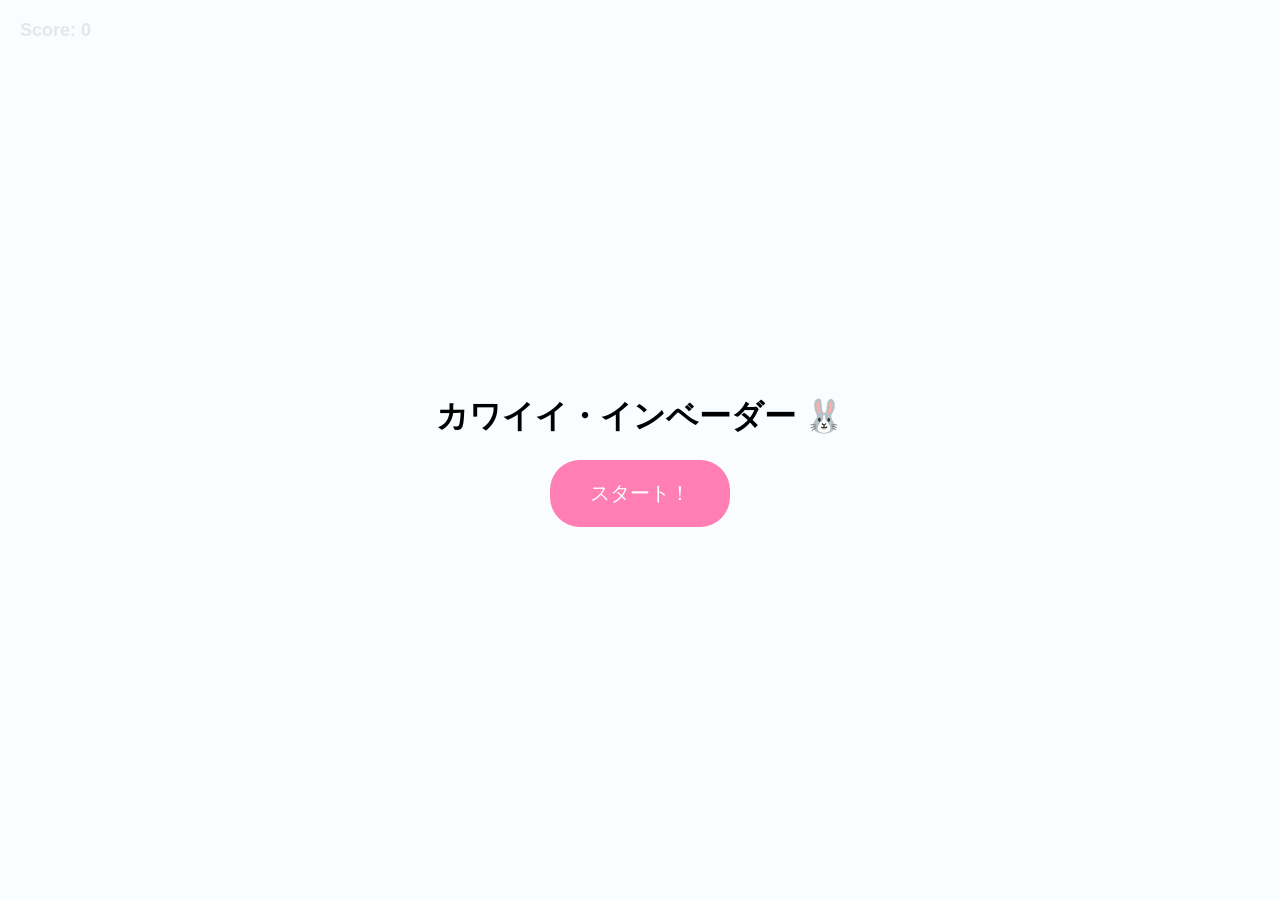
<file: invader/index.htm>
<!DOCTYPE html>
<html lang="ja">
<head>
    <meta charset="UTF-8">
    <meta name="viewport" content="width=device-width, initial-scale=1.0, maximum-scale=1.0, user-scalable=no">
    <title>カワイイ・インベーダー</title>
    <style>
        body, html { 
            margin: 0; padding: 0; width: 100%; height: 100%; 
            overflow: hidden; background: #c2e9fb; 
            touch-action: none; /* スマホ操作の挙動を固定 */
            user-select: none; font-family: sans-serif; 
        }
        #game-container { position: relative; width: 100vw; height: 100vh; }
        canvas { display: block; width: 100%; height: 100%; }
        #ui-layer { position: absolute; top: 0; left: 0; width: 100%; height: 100%; pointer-events: none; }
        .screen { 
            position: absolute; top: 0; left: 0; width: 100%; height: 100%; 
            background: rgba(255,255,255,0.9); display: flex; 
            flex-direction: column; justify-content: center; align-items: center; 
            pointer-events: auto; z-index: 10; 
        }
        button { background: #ff7eb3; color: white; border: none; padding: 20px 40px; font-size: 20px; border-radius: 30px; cursor: pointer; }
        #exit-btn { background: #aaa; padding: 10px 20px; font-size: 14px; position: absolute; top: 10px; right: 10px; pointer-events: auto; z-index: 5; }
    </style>
</head>
<body>
    <div id="game-container">
        <canvas id="gameCanvas"></canvas>
        <button id="exit-btn" style="display: none;">やめる</button>
        <div id="ui-layer">
            <div style="padding: 20px; font-weight: bold; font-size: 18px;">Score: <span id="scoreDisplay">0</span></div>
            <div id="start-screen" class="screen">
                <h1>カワイイ・インベーダー 🐰</h1>
                <button id="start-btn">スタート！</button>
            </div>
        </div>
    </div>

    <script>
        const canvas = document.getElementById('gameCanvas');
        const ctx = canvas.getContext('2d');
        const scoreDisplay = document.getElementById('scoreDisplay');
        const startScreen = document.getElementById('start-screen');
        const exitBtn = document.getElementById('exit-btn');
        
        let width, height, state = 'title', score = 0, playerX = 0;
        let enemies = [], bullets = [], enemySpeed = 2;

        function resize() {
            width = canvas.width = window.innerWidth;
            height = canvas.height = window.innerHeight;
            playerX = width / 2;
        }
        window.addEventListener('resize', resize);
        resize();

        function initGame() {
            score = 0;
            scoreDisplay.innerText = score;
            enemies = [];
            bullets = [];
            enemySpeed = 2;
            for(let r=0; r<3; r++) {
                for(let c=0; c<5; c++) {
                    enemies.push({x: 50 + c*60, y: 50 + r*50});
                }
            }
            state = 'playing';
            startScreen.style.display = 'none';
            exitBtn.style.display = 'block';
        }

        // 入力制御
        window.addEventListener('mousemove', (e) => playerX = e.clientX);
        window.addEventListener('touchmove', (e) => {
            playerX = e.touches[0].clientX;
        }, {passive: false});

        function loop() {
            ctx.clearRect(0, 0, width, height);
            if (state === 'playing') {
                ctx.font = '40px Arial';
                ctx.fillText('🐰', playerX - 20, height - 50);
                
                if (Math.random() < 0.05) bullets.push({x: playerX, y: height - 80});
                bullets.forEach((b, i) => {
                    b.y -= 10;
                    ctx.fillText('✨', b.x - 10, b.y);
                    if (b.y < 0) bullets.splice(i, 1);
                });

                let hitEdge = false;
                enemies.forEach(e => {
                    e.x += enemySpeed;
                    if (e.x > width - 40 || e.x < 10) hitEdge = true;
                });
                if (hitEdge) {
                    enemySpeed *= -1;
                    enemies.forEach(e => e.y += 20);
                }

                enemies.forEach((e, i) => {
                    ctx.fillText('🧸', e.x, e.y);
                    bullets.forEach((b, bi) => {
                        if(Math.hypot(b.x - e.x, b.y - e.y) < 30) {
                            enemies.splice(i, 1);
                            bullets.splice(bi, 1);
                            score += 10;
                            scoreDisplay.innerText = score;
                        }
                    });
                });
                if(enemies.length === 0) initGame();
            }
            requestAnimationFrame(loop);
        }

        document.getElementById('start-btn').addEventListener('click', initGame);
        exitBtn.addEventListener('click', () => {
            state = 'title';
            startScreen.style.display = 'flex';
            exitBtn.style.display = 'none';
        });

        loop();
    </script>
</body>
</html>
</file>
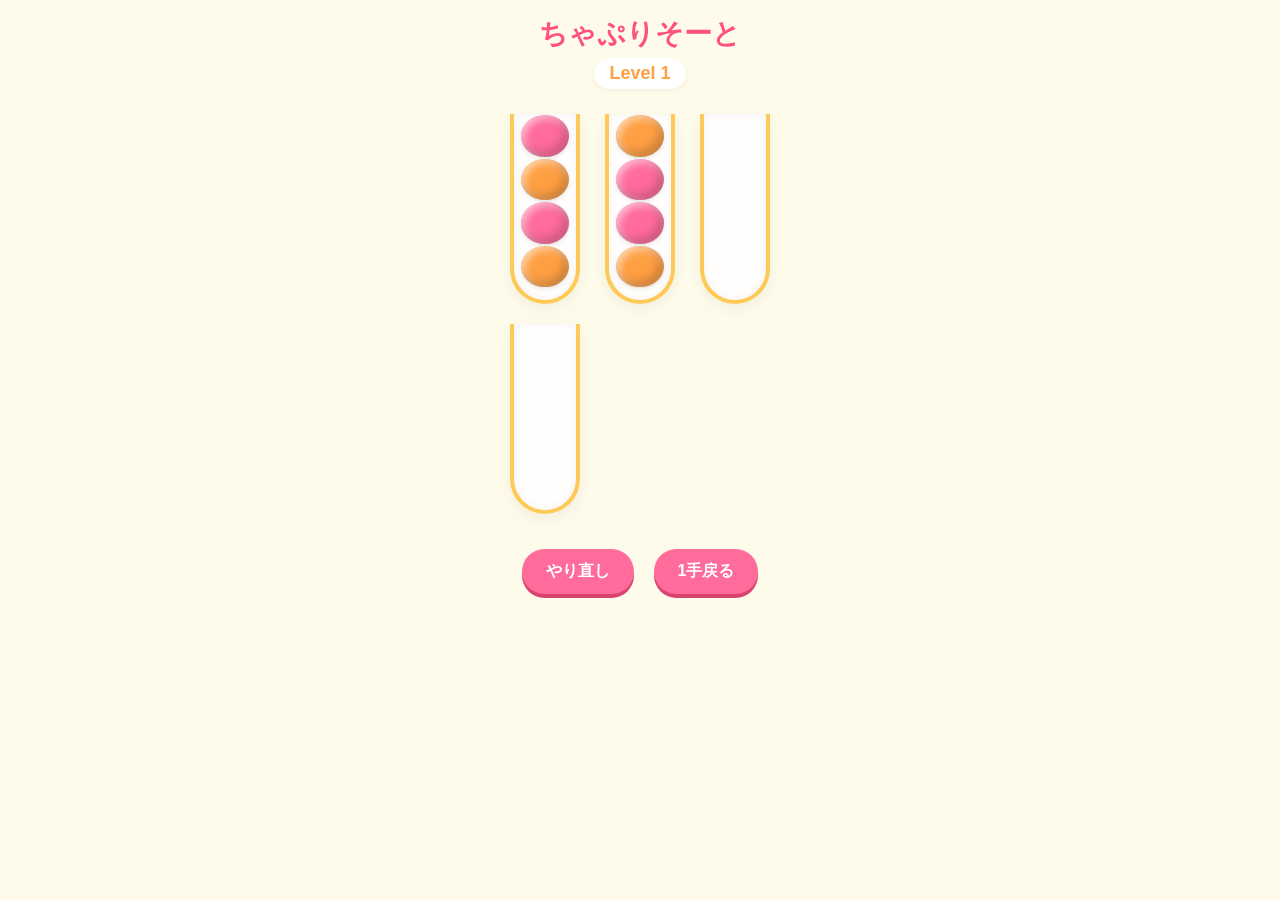
<file: csort/gemini-code-1781324362872.html>
<!DOCTYPE html>
<html lang="ja">
<head>
    <meta charset="UTF-8">
    <meta name="viewport" content="width=device-width, initial-scale=1.0, maximum-scale=1.0, user-scalable=no">
    <meta http-equiv="Content-Security-Policy" content="default-src 'self'; script-src 'self' 'unsafe-inline'; style-src 'self' 'unsafe-inline';">
    <title>ちゃぷりそーと</title>
    <style>
        :root {
            --bg-color: #fffbeb;
            --main-pink: #ff6b9b;
            --accent-orange: #ff9f43;
            --accent-yellow: #feca57;
            --accent-green: #1dd1a1;
            --tube-bg: rgba(255, 255, 255, 0.85);
            --text-color: #ff527b;
        }

        * {
            box-sizing: border-box;
            user-select: none;
            -webkit-user-select: none;
        }

        body {
            font-family: 'Helvetica Neue', Arial, sans-serif;
            background-color: var(--bg-color);
            margin: 0;
            display: flex;
            flex-direction: column;
            align-items: center;
            justify-content: flex-start;
            min-height: 100vh;
            overflow: hidden;
            touch-action: manipulation;
        }

        h1 {
            color: var(--text-color);
            margin: 15px 0 5px;
            font-size: 28px;
            font-weight: bold;
            text-shadow: 1px 1px 0px #fff;
        }

        #level-display {
            font-size: 18px;
            color: var(--accent-orange);
            font-weight: bold;
            margin-bottom: 15px;
            background: white;
            padding: 5px 15px;
            border-radius: 15px;
            box-shadow: 0 2px 5px rgba(0,0,0,0.05);
        }

        #game-container {
            display: grid;
            grid-template-columns: repeat(3, 1fr);
            gap: 20px 25px;
            padding: 10px 20px;
            max-width: 360px;
            justify-items: center;
        }

        .tube {
            width: 70px;
            height: 190px;
            background-color: var(--tube-bg);
            border: 4px solid var(--accent-yellow);
            border-top: none;
            border-bottom-left-radius: 35px;
            border-bottom-right-radius: 35px;
            display: flex;
            flex-direction: column-reverse;
            align-items: center;
            padding-bottom: 12px;
            cursor: pointer;
            position: relative;
            box-shadow: inset 0 0 10px rgba(0,0,0,0.05), 0 5px 15px rgba(0,0,0,0.05);
        }

        .ball {
            width: 48px;
            height: 42px;
            border-radius: 50%;
            margin: 1px 0;
            transition: transform 0.2s ease-out;
            box-shadow: inset -5px -5px 10px rgba(0,0,0,0.2), 
                        inset 3px 3px 8px rgba(255,255,255,0.6),
                        0 2px 4px rgba(0,0,0,0.1);
        }

        .ball.floating {
            transform: translateY(-35px);
            box-shadow: inset -5px -5px 10px rgba(0,0,0,0.2), 
                        inset 3px 3px 8px rgba(255,255,255,0.6),
                        0 15px 10px rgba(0,0,0,0.15);
            z-index: 10;
        }

        #ui-layer {
            margin-top: 25px;
            display: flex;
            gap: 20px;
        }

        button {
            padding: 12px 24px;
            font-size: 16px;
            font-weight: bold;
            border: none;
            border-radius: 25px;
            background-color: var(--main-pink);
            color: white;
            box-shadow: 0 4px 0 #d94573;
            cursor: pointer;
            transition: transform 0.1s;
        }

        button:active {
            transform: translateY(2px);
            box-shadow: 0 2px 0 #d94573;
        }

        #modal {
            display: none;
            position: fixed;
            top: 0; left: 0; width: 100%; height: 100%;
            background: rgba(0,0,0,0.4);
            justify-content: center;
            align-items: center;
            z-index: 100;
            backdrop-filter: blur(3px);
            -webkit-backdrop-filter: blur(3px);
        }

        #modal-content {
            background: white;
            padding: 40px 30px;
            border-radius: 35px;
            text-align: center;
            max-width: 85%;
            box-shadow: 0 20px 30px rgba(0,0,0,0.15);
            border: 4px solid var(--accent-yellow);
        }

        #modal-content h2 {
            color: var(--text-color);
            font-size: 34px;
            margin: 0 0 25px 0;
            animation: popIn 0.5s cubic-bezier(0.175, 0.885, 0.32, 1.275);
        }

        @keyframes popIn {
            0% { transform: scale(0.5); opacity: 0; }
            100% { transform: scale(1); opacity: 1; }
        }
    </style>
</head>
<body>

    <h1>ちゃぷりそーと</h1>
    <div id="level-display">Level 1</div>

    <div id="game-container"></div>

    <div id="ui-layer">
        <button onclick="resetGame()">やり直し</button>
        <button onclick="undo()">1手戻る</button>
    </div>

    <div id="modal">
        <div id="modal-content">
            <h2 id="praise-text">ちゃぷりすごい！</h2>
            <button onclick="nextLevel()" style="background-color: var(--accent-orange); box-shadow: 0 4px 0 #d3761b;">次へすすむ</button>
        </div>
    </div>

    <script>
        "use strict"; // セキュリティ強化: 厳格モードを有効化し、安全なコード実行を強制

        const COLORS = ['#ff6b9b', '#ff9f43', '#feca57', '#1dd1a1'];
        const TUBE_CAPACITY = 4;
        let tubes = [];
        let selectedTubeIndex = null;
        let history = [];
        let currentLevel = 1;
        let audioCtx = null;

        const praises = [
            "ちゃぷりすごい！", 
            "ちゃぷりさいこう！", 
            "ちゃぷりてんさい！", 
            "さすがちゃぷり！", 
            "ちゃぷり大勝利！"
        ];

        function initAudio() {
            if (!audioCtx) {
                audioCtx = new (window.AudioContext || window.webkitAudioContext)();
            }
        }

        function playWinSound() {
            initAudio();
            if (!audioCtx) return;

            const now = audioCtx.currentTime;
            const notes = [523.25, 659.25, 783.99, 1046.50]; 
            
            notes.forEach((freq, index) => {
                const osc = audioCtx.createOscillator();
                const gain = audioCtx.createGain();
                
                osc.type = 'sine';
                osc.frequency.setValueAtTime(freq, now + index * 0.1);
                
                gain.gain.setValueAtTime(0.2, now + index * 0.1);
                gain.gain.exponentialRampToValueAtTime(0.001, now + index * 0.1 + 0.4);
                
                osc.connect(gain);
                gain.connect(audioCtx.destination);
                
                osc.start(now + index * 0.1);
                osc.stop(now + index * 0.1 + 0.4);
            });
        }

        function initGame() {
            tubes = [];
            selectedTubeIndex = null;
            history = [];
            
            const colorCount = Math.min(COLORS.length, 2 + Math.floor((currentLevel - 1) / 3));
            let pool = [];
            for(let i = 0; i < colorCount; i++) {
                for(let j = 0; j < TUBE_CAPACITY; j++) {
                    pool.push(COLORS[i]);
                }
            }

            let isValid = false;
            while (!isValid) {
                pool.sort(() => Math.random() - 0.5);
                
                const tubeCount = colorCount + 2;
                tubes = Array.from({ length: tubeCount }, () => []);
                
                let tempPool = [...pool];
                for (let i = 0; i < colorCount; i++) {
                    tubes[i] = tempPool.splice(0, TUBE_CAPACITY);
                }

                const alreadyClean = tubes.some(tube => tube.length === TUBE_CAPACITY && tube.every(c => c === tube[0]));
                if (!alreadyClean) {
                    isValid = true;
                }
            }

            render();
            document.getElementById('level-display').innerText = `Level ${currentLevel}`;
        }

        function render() {
            const container = document.getElementById('game-container');
            container.innerHTML = '';

            tubes.forEach((tube, tubeIdx) => {
                const tubeDiv = document.createElement('div');
                tubeDiv.className = 'tube';
                tubeDiv.onclick = () => {
                    initAudio();
                    handleTubeClick(tubeIdx);
                };

                tube.forEach((color, ballIdx) => {
                    const ballDiv = document.createElement('div');
                    ballDiv.className = 'ball';
                    ballDiv.style.backgroundColor = color;
                    
                    if (selectedTubeIndex === tubeIdx && ballIdx === tube.length - 1) {
                        ballDiv.className = 'ball floating';
                    }
                    
                    tubeDiv.appendChild(ballDiv);
                });

                container.appendChild(tubeDiv);
            });
        }

        function handleTubeClick(index) {
            if (selectedTubeIndex === null) {
                if (tubes[index].length > 0) {
                    selectedTubeIndex = index;
                }
            } else {
                if (selectedTubeIndex === index) {
                    selectedTubeIndex = null;
                } else {
                    tryMove(selectedTubeIndex, index);
                    selectedTubeIndex = null;
                }
            }
            render();
        }

        function tryMove(fromIdx, toIdx) {
            const fromTube = tubes[fromIdx];
            const toTube = tubes[toIdx];

            if (toTube.length >= TUBE_CAPACITY) return; 
            
            const ballToMove = fromTube[fromTube.length - 1];
            const topBallTo = toTube[toTube.length - 1];

            if (toTube.length === 0 || topBallTo === ballToMove) {
                history.push(JSON.stringify(tubes));
                
                while(fromTube.length > 0 && fromTube[fromTube.length - 1] === ballToMove && toTube.length < TUBE_CAPACITY) {
                    toTube.push(fromTube.pop());
                }
                
                checkWin();
            }
        }

        function checkWin() {
            const isWin = tubes.every(tube => {
                return tube.length === 0 || (tube.length === TUBE_CAPACITY && tube.every(c => c === tube[0]));
            });

            if (isWin) {
                setTimeout(() => {
                    playWinSound();
                    // 褒め言葉の表示を安全なinnerTextで処理
                    document.getElementById('praise-text').innerText = praises[Math.floor(Math.random() * praises.length)];
                    document.getElementById('modal').style.display = 'flex';
                }, 250);
            }
        }

        // 外部から呼び出されるグローバル関数として定義
        window.resetGame = function() {
            initGame();
        };

        window.undo = function() {
            if (history.length > 0) {
                tubes = JSON.parse(history.pop());
                render();
            }
        };

        window.nextLevel = function() {
            currentLevel++;
            document.getElementById('modal').style.display = 'none';
            initGame();
        };

        initGame();
    </script>
</body>
</html>
</file>
<file: cnumber/style.css>
/* =========================================================
   ちゃぷり数字パズル - style.css
   ========================================================= */

:root{
  /* --- カラートークン（ピンク基調） --- */
  --bg:            #FFF6F1;   /* 背景：クリームピンク */
  --surface:       #FFFFFF;   /* カード等の背景 */
  --text:          #4A2A3A;   /* 基本テキスト：深いプラム */
  --text-soft:     #9A7888;   /* サブテキスト */

  --pink:          #FFD9E4;   /* 数式マス（固定の数字） */
  --pink-border:   #FFB6CC;
  --pink-deep:     #FF6F91;   /* 演算子・＝マス／プライマリボタン */
  --pink-deep-2:   #FF87A6;

  --mint:          #DFF7EA;   /* 数字プールのタイル */
  --mint-border:   #8FE0B7;

  --correct:       #C7F2D6;
  --correct-border:#4FB87E;

  --miss:          #FFC2C2;
  --miss-border:   #FF6B6B;

  --select:        #6E7BFF;   /* 選択中の枠線 */
  --empty-border:  #FFCBDB;

  --shadow:        0 10px 30px rgba(255, 111, 145, 0.18);
  --radius-lg:     24px;
  --radius-md:     14px;
  --radius-sm:     8px;

  --font-display:  'Zen Maru Gothic', 'M PLUS Rounded 1c', sans-serif;
  --font-body:     'M PLUS Rounded 1c', 'Zen Maru Gothic', sans-serif;
}

[data-theme="dark"]{
  --bg:            #2B2233;
  --surface:       #3A2E45;
  --text:          #FBE9F0;
  --text-soft:     #C7AEC0;

  --pink:          #5E3A4E;
  --pink-border:   #8A4F6C;
  --pink-deep:     #FF6F91;
  --pink-deep-2:   #FF87A6;

  --mint:          #2F4A40;
  --mint-border:   #5FBF92;

  --correct:       #2F4A3C;
  --correct-border:#4FB87E;

  --miss:          #5A2E36;
  --miss-border:   #FF6B6B;

  --select:        #8FA0FF;
  --empty-border:  #6E4E5E;

  --shadow:        0 10px 30px rgba(0,0,0,0.4);
}

*{ box-sizing: border-box; -webkit-tap-highlight-color: transparent; }

html, body{
  height: 100%;
  margin: 0;
  font-family: var(--font-body);
  background: var(--bg);
  color: var(--text);
}

button{ font-family: inherit; }

/* =========================================================
   全体レイアウト：PCでは「スマホ風カード」を中央表示
   ========================================================= */
body{
  display: flex;
  justify-content: center;
  align-items: stretch;
}

#app{
  position: relative;
  width: 100%;
  max-width: 480px;
  min-height: 100vh;
  background: var(--bg);
  overflow: hidden;
  display: flex;
  flex-direction: column;
}

@media (min-width: 560px){
  body{ align-items: center; padding: 24px 0; }
  #app{
    min-height: 90vh;
    height: 860px;
    max-height: 95vh;
    border-radius: var(--radius-lg);
    box-shadow: var(--shadow);
  }
}

/* =========================================================
   画面切り替え
   ========================================================= */
.screen{
  display: none;
  flex-direction: column;
  height: 100%;
  width: 100%;
}
.screen.is-active{ display: flex; }

/* =========================================================
   共通：トップバー
   ========================================================= */
.topbar{
  display: flex;
  align-items: center;
  justify-content: space-between;
  padding: 14px 12px;
  flex-shrink: 0;
}
.topbar h2{
  margin: 0;
  font-family: var(--font-display);
  font-size: 1.05rem;
  font-weight: 700;
  letter-spacing: .02em;
}
.topbar-actions{ display: flex; gap: 8px; }

.btn-icon{
  width: 40px;
  height: 40px;
  border-radius: 50%;
  border: none;
  background: var(--pink);
  color: var(--pink-deep);
  font-size: 1.15rem;
  font-weight: 800;
  display: flex;
  align-items: center;
  justify-content: center;
  cursor: pointer;
  transition: transform .12s ease, background .15s ease;
}
.btn-icon:active{ transform: scale(0.92); }

/* =========================================================
   ボタン共通
   ========================================================= */
.btn{
  border: none;
  border-radius: 999px;
  font-family: var(--font-display);
  font-weight: 700;
  cursor: pointer;
  transition: transform .12s ease, filter .15s ease;
}
.btn:active{ transform: scale(0.97); }

.btn-primary{
  background: var(--pink-deep);
  color: #fff;
  padding: 14px 28px;
  font-size: 1.05rem;
  box-shadow: 0 6px 0 var(--pink-border);
}
.btn-primary:hover{ filter: brightness(1.05); }

.btn-lg{ width: 100%; max-width: 240px; padding: 16px 24px; font-size: 1.15rem; }

.btn-secondary{
  background: var(--surface);
  color: var(--pink-deep);
  border: 2px solid var(--pink-border);
  padding: 12px 22px;
  font-size: .95rem;
}

.btn-danger{
  background: var(--surface);
  color: var(--miss-border);
  border: 2px solid var(--miss-border);
  padding: 10px 18px;
  font-size: .9rem;
  width: 100%;
  margin-top: 18px;
}

.btn-pill{
  display: flex;
  align-items: center;
  gap: 6px;
  background: var(--surface);
  color: var(--text);
  border: 2px solid var(--pink-border);
  padding: 8px 16px;
  font-size: .85rem;
  font-weight: 700;
}
.btn-pill:disabled{ opacity: .45; cursor: default; }
.pill-icon{ font-size: 1rem; }

.btn-fab{
  position: absolute;
  top: 16px;
  right: 16px;
  width: 44px;
  height: 44px;
  border-radius: 50%;
  border: none;
  background: var(--surface);
  color: var(--pink-deep);
  font-size: 1.2rem;
  box-shadow: var(--shadow);
  cursor: pointer;
}

.is-hidden{ display: none !important; }

/* =========================================================
   タイトル画面
   ========================================================= */
#screen-title{
  align-items: center;
  justify-content: center;
  text-align: center;
  padding: 32px 24px;
  background: linear-gradient(160deg, var(--bg) 0%, var(--pink) 140%);
}
.title-wrap{
  display: flex;
  flex-direction: column;
  align-items: center;
  gap: 18px;
}

.logo-grid{
  display: grid;
  grid-template-columns: repeat(3, 1fr);
  gap: 6px;
  width: 116px;
  height: 116px;
  padding: 8px;
  background: var(--pink-deep);
  border-radius: 22px;
  box-shadow: var(--shadow);
}
.lg{
  display: flex;
  align-items: center;
  justify-content: center;
  border-radius: 10px;
  font-family: var(--font-display);
  font-weight: 800;
  font-size: 1.3rem;
}
.lg-num{ background: #FFF1F6; color: var(--text); }
.lg-op{ background: var(--pink-deep-2); color: #fff; }
.lg-q{ background: #fff; color: var(--select); border: 2px dashed var(--select); font-size: 1.1rem; }

.title-logo{
  font-family: var(--font-display);
  font-weight: 800;
  font-size: 2.4rem;
  line-height: 1.25;
  margin: 0;
  color: var(--text);
}
.title-logo span{ color: var(--pink-deep); }

.tagline{
  color: var(--text-soft);
  margin: 0;
  font-size: .95rem;
}

.title-buttons{
  display: flex;
  flex-direction: column;
  align-items: center;
  gap: 12px;
  margin-top: 8px;
}

/* =========================================================
   ステージ選択画面
   ========================================================= */
.select-scroll{
  flex: 1;
  overflow-y: auto;
  padding: 4px 16px 24px;
}
.stage-grid{
  display: grid;
  grid-template-columns: repeat(5, 1fr);
  gap: 10px;
}
@media (max-width: 380px){
  .stage-grid{ grid-template-columns: repeat(4, 1fr); }
}

.stage-btn{
  position: relative;
  aspect-ratio: 1 / 1;
  border-radius: var(--radius-md);
  border: none;
  background: var(--surface);
  border: 2px solid var(--pink-border);
  color: var(--text);
  display: flex;
  flex-direction: column;
  align-items: center;
  justify-content: center;
  gap: 2px;
  cursor: pointer;
  font-family: var(--font-display);
}
.stage-btn .num{
  font-size: 1.4rem;
  font-weight: 800;
}
.stage-btn .stars{
  font-size: .65rem;
  letter-spacing: 1px;
  color: var(--pink-deep);
}
.stage-btn .best-time{
  font-size: .55rem;
  color: var(--text-soft);
}
.stage-btn.is-cleared{
  background: var(--correct);
  border-color: var(--correct-border);
}
.stage-btn:active{ transform: scale(0.95); }

/* =========================================================
   ゲーム画面：ステータスバー
   ========================================================= */
.status-bar{
  display: flex;
  gap: 10px;
  padding: 4px 16px 10px;
  flex-shrink: 0;
}
.status-pill{
  background: var(--surface);
  border: 2px solid var(--pink-border);
  border-radius: 999px;
  padding: 6px 16px;
  font-size: .85rem;
  font-family: var(--font-display);
  display: flex;
  align-items: center;
  gap: 6px;
}
#miss-pill.is-warning{
  border-color: var(--miss-border);
  color: var(--miss-border);
}

/* =========================================================
   パズルグリッド
   ========================================================= */
.grid-scroll{
  flex: 1;
  display: flex;
  align-items: center;
  justify-content: center;
  overflow: auto;
  padding: 8px;
  min-height: 0;
}
.puzzle-grid{
  display: grid;
  gap: 4px;
  margin: auto;
}
.cell{
  width: var(--cell-size);
  height: var(--cell-size);
  display: flex;
  align-items: center;
  justify-content: center;
  border-radius: var(--radius-sm);
  font-family: var(--font-display);
  font-weight: 800;
  font-size: calc(var(--cell-size) * 0.42);
  user-select: none;
  transition: background .15s ease, border-color .15s ease, transform .1s ease;
}

.cell-void{ background: transparent; }

.cell-number{
  background: var(--pink);
  color: var(--text);
  border: 2px solid var(--pink-border);
}
.cell-operator,
.cell-equals{
  background: var(--pink-deep);
  color: #fff;
  border: 2px solid var(--pink-deep-2);
  font-size: calc(var(--cell-size) * 0.46);
}

.cell-blank{
  background: var(--surface);
  border: 2px dashed var(--empty-border);
  color: var(--text);
  cursor: pointer;
}
.cell-blank.is-filled{
  border-style: solid;
  border-color: var(--text-soft);
}
.cell-blank.is-selected{
  border-color: var(--select);
  border-style: solid;
  box-shadow: 0 0 0 3px rgba(110,123,255,0.22);
}
.cell-blank.is-correct{
  background: var(--correct);
  border-color: var(--correct-border);
  border-style: solid;
  color: var(--correct-border);
  cursor: default;
  animation: pop .25s ease;
}
.cell-blank.is-wrong{
  background: var(--miss);
  border-color: var(--miss-border);
  border-style: solid;
  animation: shake .35s ease;
}

@keyframes pop{
  0%{ transform: scale(0.85); }
  60%{ transform: scale(1.08); }
  100%{ transform: scale(1); }
}
@keyframes shake{
  0%, 100%{ transform: translateX(0); }
  25%{ transform: translateX(-4px); }
  75%{ transform: translateX(4px); }
}

/* =========================================================
   数字プール
   ========================================================= */
.pool-area{
  flex-shrink: 0;
  background: var(--surface);
  border-top: 2px solid var(--pink-border);
  border-radius: var(--radius-lg) var(--radius-lg) 0 0;
  padding: 12px 16px calc(12px + env(safe-area-inset-bottom));
  box-shadow: 0 -6px 18px rgba(255,111,145,0.10);
}
.pool-controls{
  display: flex;
  justify-content: center;
  gap: 10px;
  margin-bottom: 10px;
}
.number-pool{
  display: flex;
  flex-wrap: wrap;
  gap: 8px;
  justify-content: center;
  min-height: 48px;
}
.pool-tile{
  min-width: 44px;
  height: 44px;
  padding: 0 8px;
  border-radius: var(--radius-sm);
  background: var(--mint);
  border: 2px solid var(--mint-border);
  color: var(--text);
  font-family: var(--font-display);
  font-weight: 800;
  font-size: 1.05rem;
  display: flex;
  align-items: center;
  justify-content: center;
  cursor: pointer;
  transition: transform .12s ease, box-shadow .12s ease;
}
.pool-tile.is-selected{
  border-color: var(--select);
  box-shadow: 0 0 0 3px rgba(110,123,255,0.22);
}
.pool-tile.is-used{
  visibility: hidden;
}
.pool-tile:active{ transform: scale(0.93); }

/* =========================================================
   モーダル
   ========================================================= */
.modal-overlay{
  position: absolute;
  inset: 0;
  background: rgba(74,42,58,0.45);
  display: flex;
  align-items: center;
  justify-content: center;
  padding: 24px;
  z-index: 50;
}
.modal-card{
  background: var(--surface);
  border-radius: var(--radius-lg);
  padding: 28px 24px;
  width: 100%;
  max-width: 320px;
  text-align: center;
  box-shadow: var(--shadow);
}
.modal-emoji{ font-size: 2.6rem; margin-bottom: 6px; }

/* --- クリア画面の華やかな演出 --- */
.modal-clear{
  position: relative;
  overflow: hidden;
  background: linear-gradient(150deg, #FFE9F1 0%, #FFD9E4 45%, #FFF6F1 100%);
  border: 3px solid var(--pink-deep-2);
  animation: glam-glow 1.6s ease-in-out infinite;
}
[data-theme="dark"] .modal-clear{
  background: linear-gradient(150deg, #4A2F3F 0%, #5E3A4E 45%, #3A2E45 100%);
}
@keyframes glam-glow{
  0%, 100%{ box-shadow: 0 0 0 0 rgba(255,111,145,0.35), var(--shadow); }
  50%{ box-shadow: 0 0 0 14px rgba(255,111,145,0), var(--shadow); }
}
.modal-clear .modal-emoji{
  display: inline-block;
  animation: emoji-bounce 0.55s ease-in-out infinite alternate;
}
@keyframes emoji-bounce{
  from{ transform: translateY(0) scale(1) rotate(-6deg); }
  to{ transform: translateY(-8px) scale(1.12) rotate(6deg); }
}

.confetti{
  position: absolute;
  inset: 0;
  overflow: hidden;
  pointer-events: none;
  z-index: 0;
}
.confetti-piece{
  position: absolute;
  top: -12%;
  width: 8px;
  height: 14px;
  border-radius: 2px;
  opacity: 0.95;
  animation: confetti-fall ease-in forwards;
}
@keyframes confetti-fall{
  0%{ transform: translateY(0) rotate(0deg); opacity: 1; }
  100%{ transform: translateY(480px) rotate(540deg); opacity: 0; }
}

.modal-clear > *:not(.confetti){ position: relative; z-index: 1; }

.praise{
  font-family: var(--font-display);
  font-weight: 800;
  font-size: 1.5rem;
  color: var(--pink-deep);
  margin: 8px 0 16px;
}
.fail-sub{
  color: var(--text-soft);
  font-size: .85rem;
  margin: 0 0 18px;
}
.modal-heading{
  font-family: var(--font-display);
  margin: 0 0 16px;
}
.modal-stats{
  background: var(--bg);
  border-radius: var(--radius-md);
  padding: 14px 18px;
  margin-bottom: 20px;
}
.stat-row{
  display: flex;
  justify-content: space-between;
  font-size: .95rem;
  padding: 4px 0;
}
.stars{
  margin-top: 8px;
  font-size: 1.6rem;
  letter-spacing: 4px;
  color: var(--pink-deep);
}
.stars .star{
  display: inline-block;
  animation: star-pop 0.45s ease-out backwards;
}
.stars .star.is-empty{ color: var(--pink-border); }
@keyframes star-pop{
  0%{ transform: scale(0) rotate(-35deg); opacity: 0; }
  60%{ transform: scale(1.35) rotate(12deg); opacity: 1; }
  100%{ transform: scale(1) rotate(0deg); opacity: 1; }
}
.modal-buttons{
  display: flex;
  flex-direction: column;
  gap: 10px;
}
.modal-buttons .btn{ width: 100%; }

.confirm-text{
  font-size: 1rem;
  line-height: 1.6;
  margin: 6px 0 22px;
  white-space: pre-line;
}

.setting-row{
  display: flex;
  justify-content: space-between;
  align-items: center;
  padding: 10px 0;
  border-bottom: 1px solid var(--bg);
  font-size: .95rem;
}
.setting-row select{
  font-family: inherit;
  border-radius: var(--radius-sm);
  border: 2px solid var(--pink-border);
  padding: 6px 10px;
  background: var(--surface);
  color: var(--text);
}
.setting-row input[type="checkbox"]{
  width: 22px;
  height: 22px;
  accent-color: var(--pink-deep);
}
</file>
